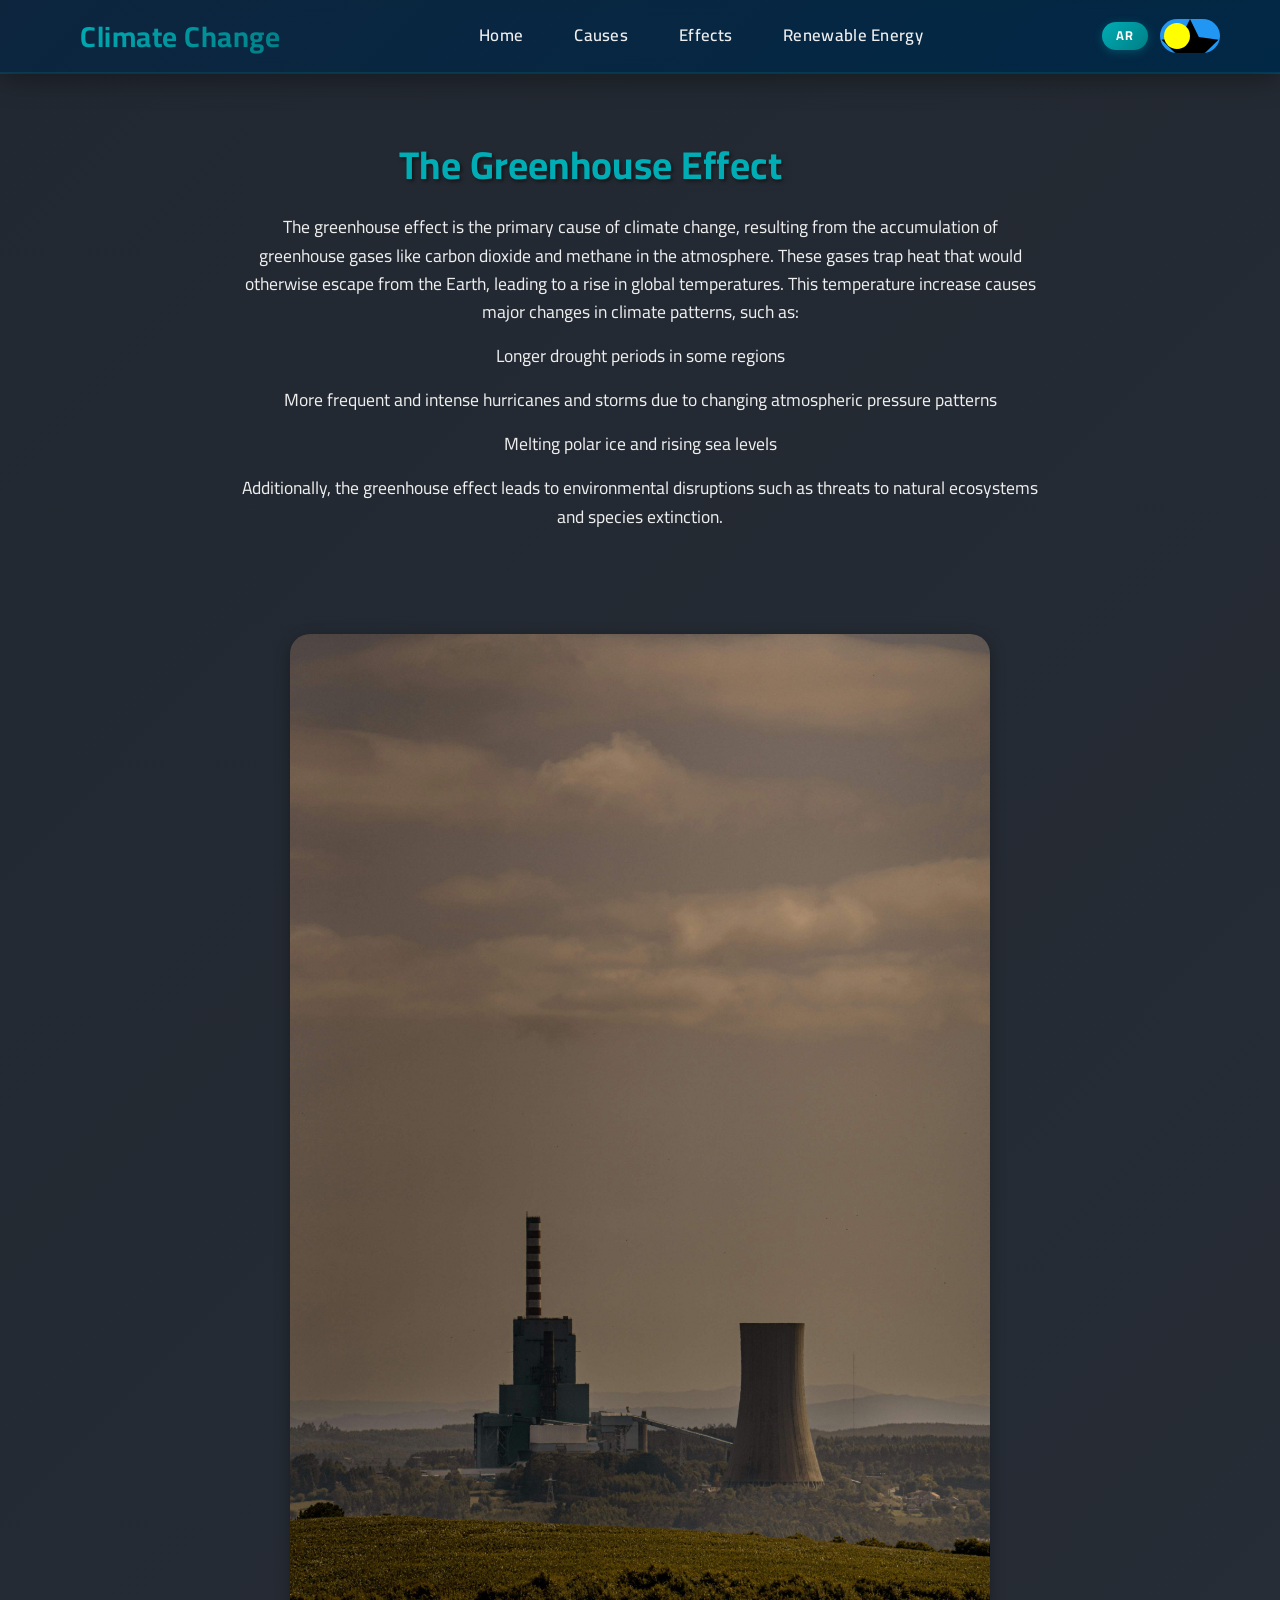
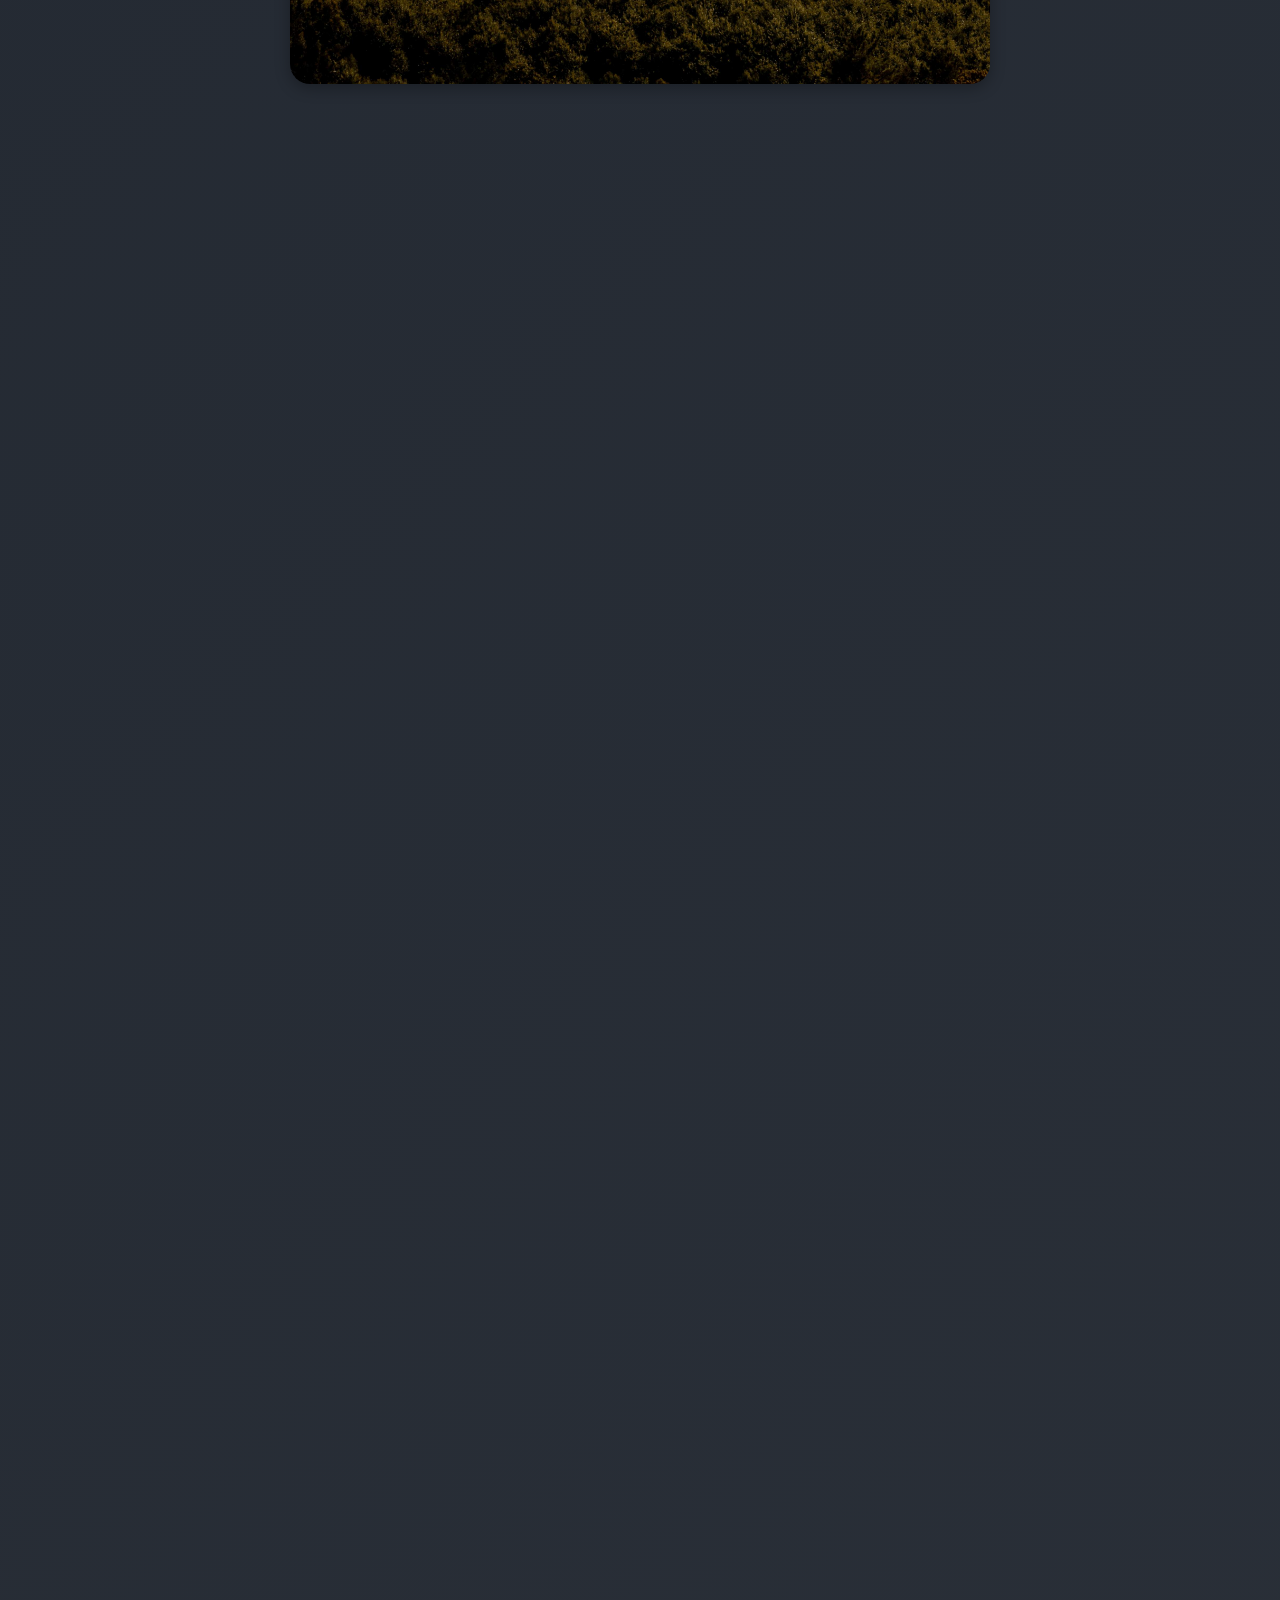
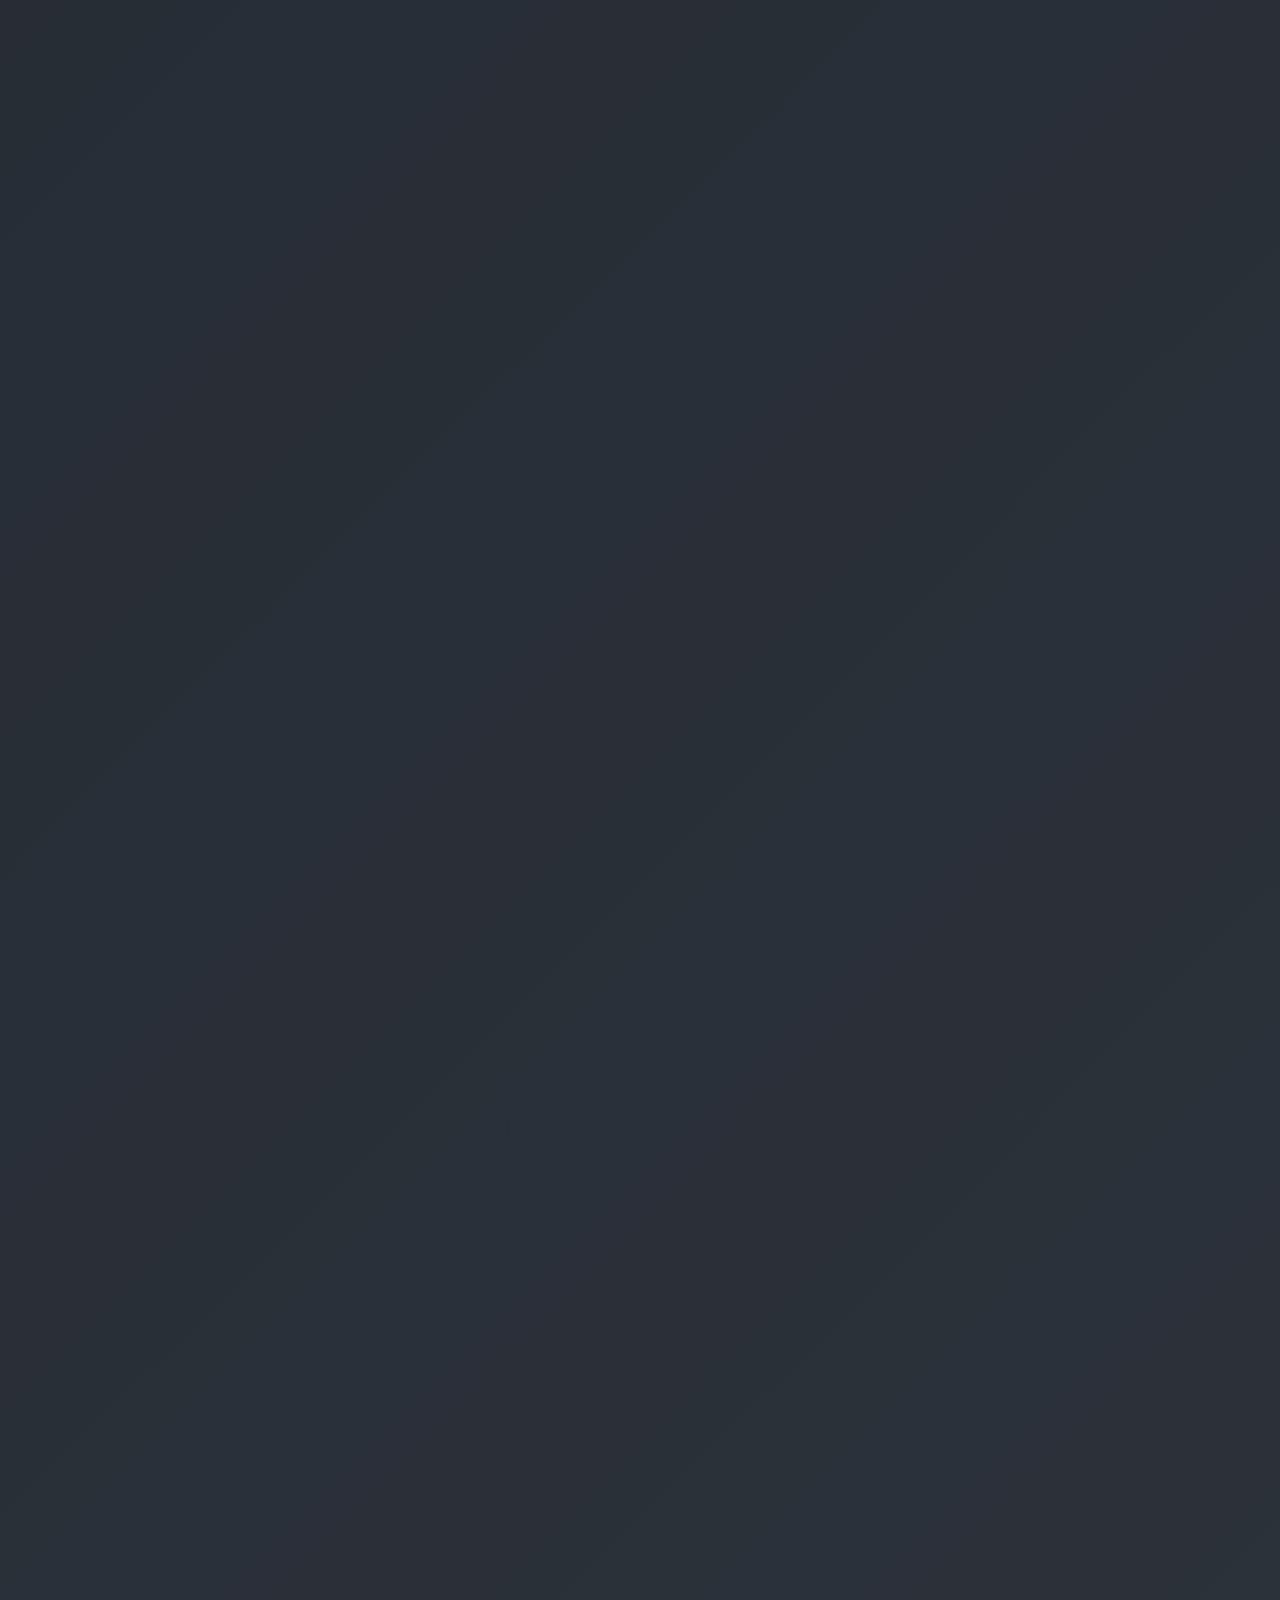
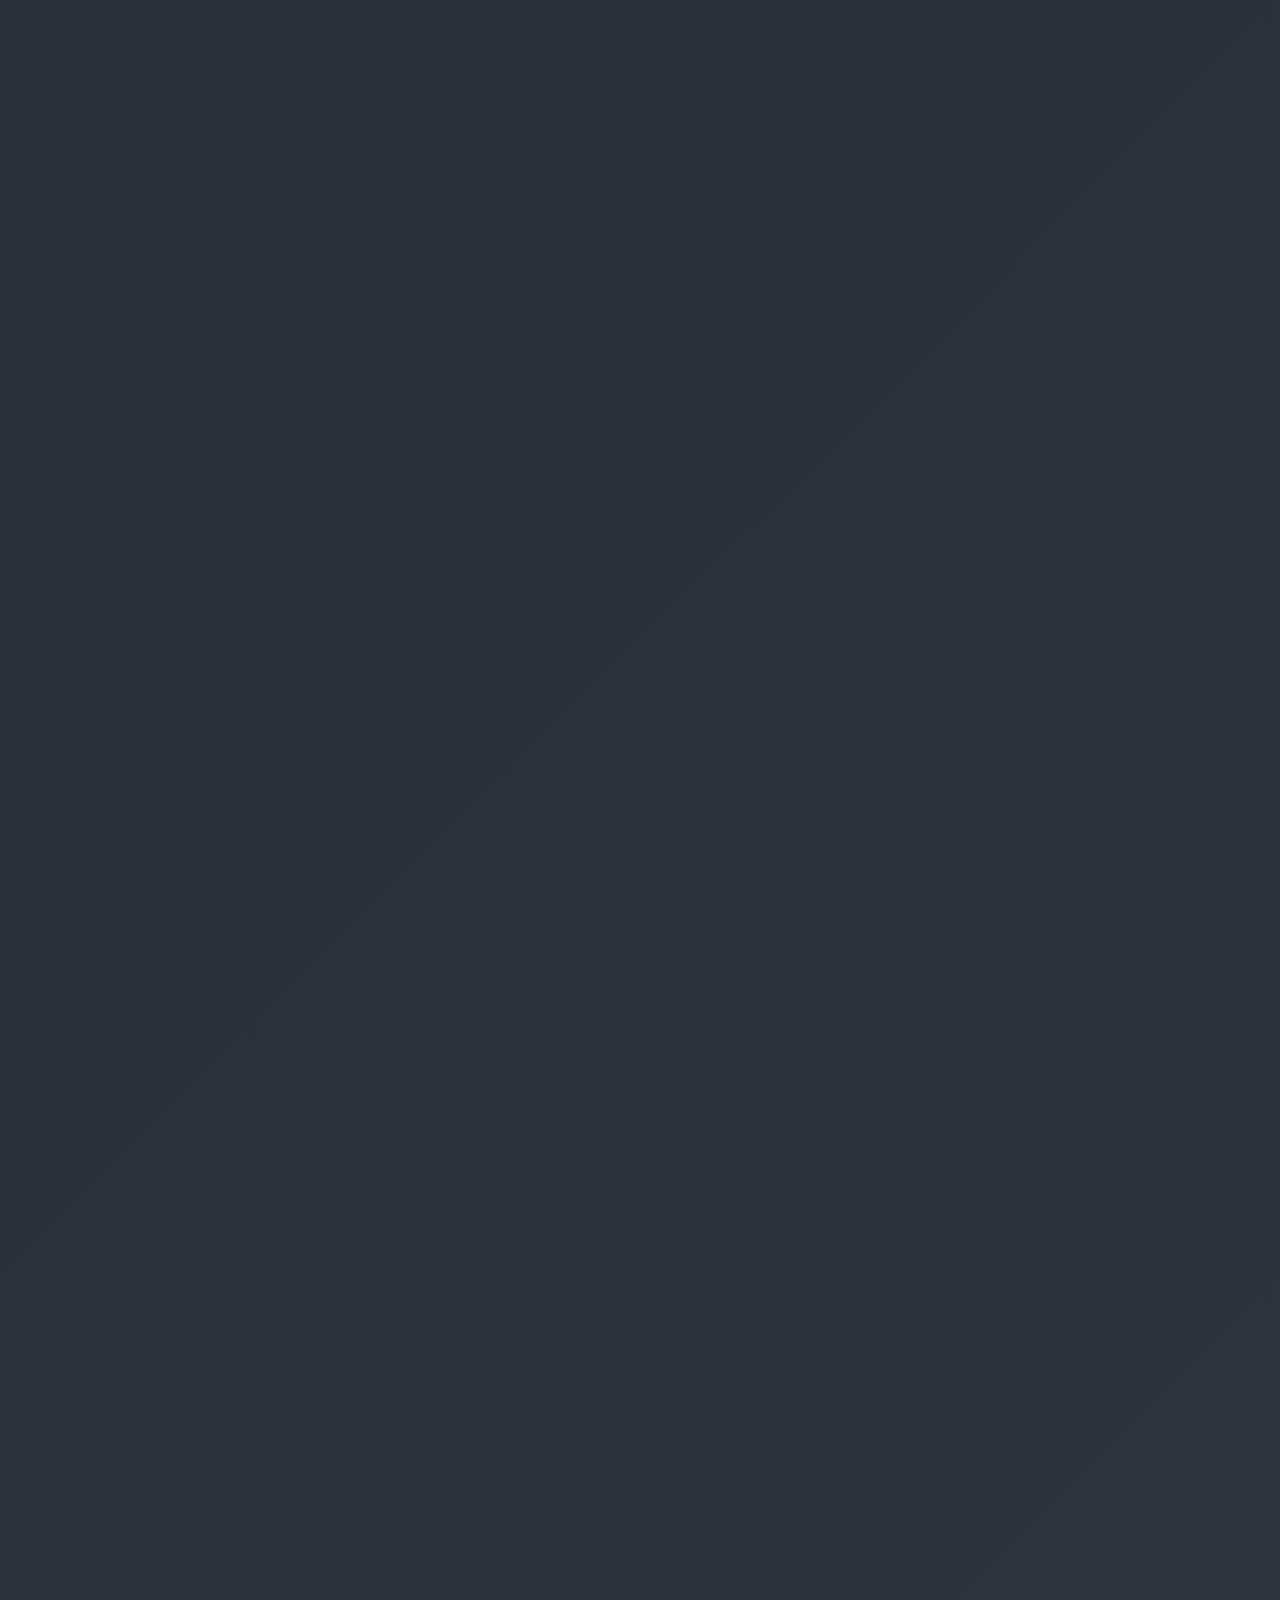
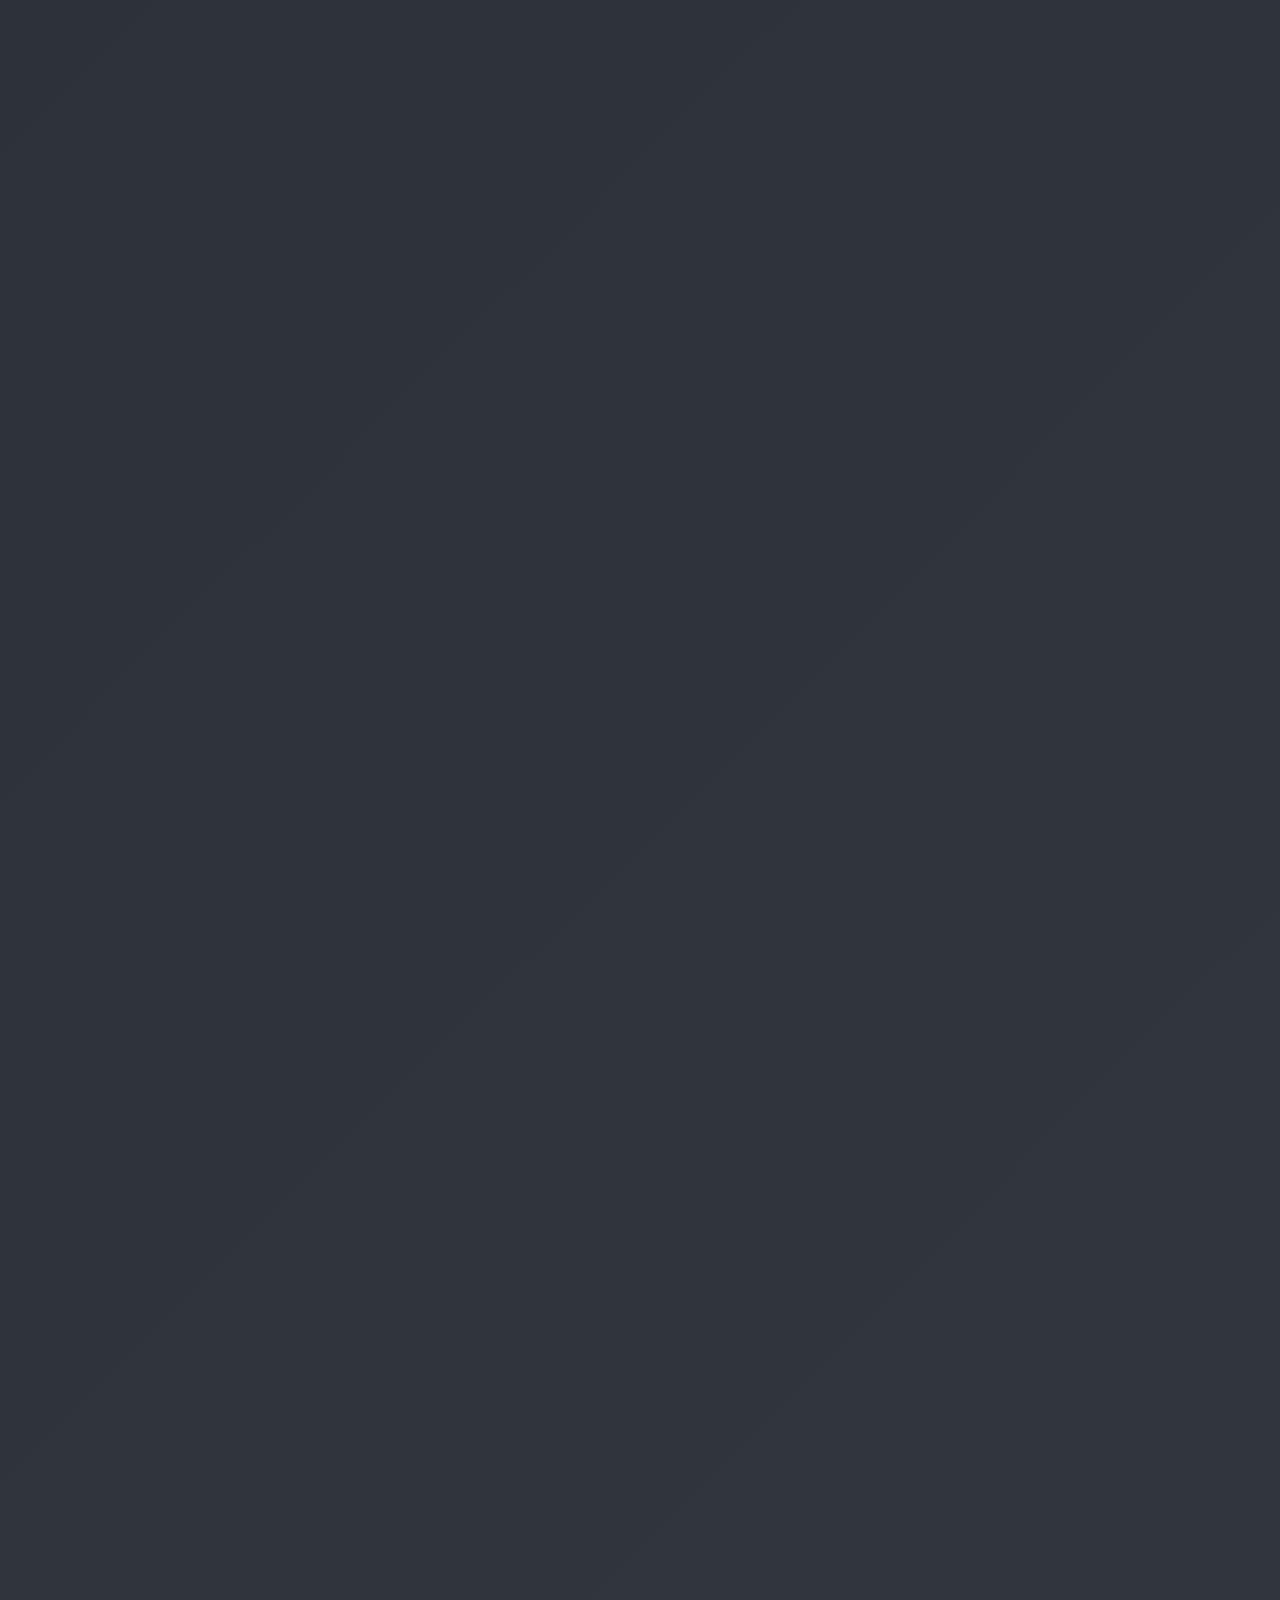
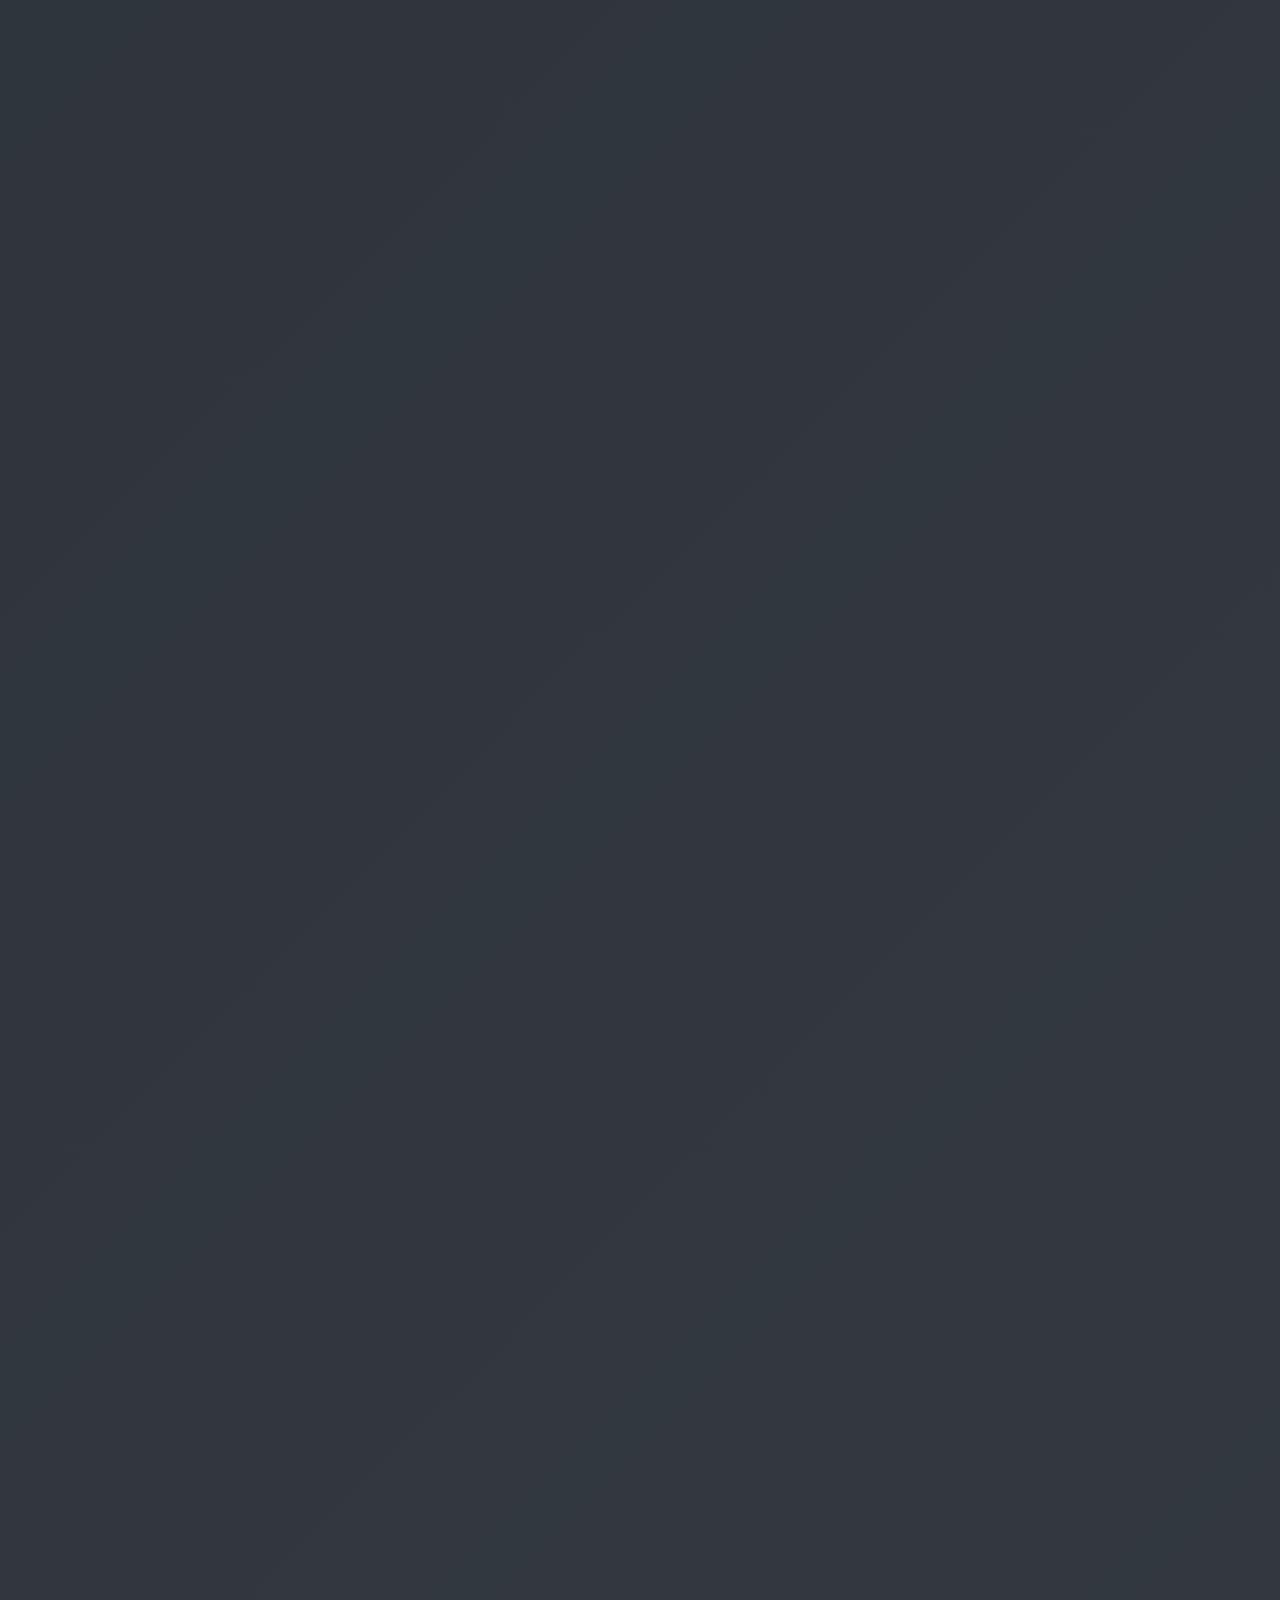
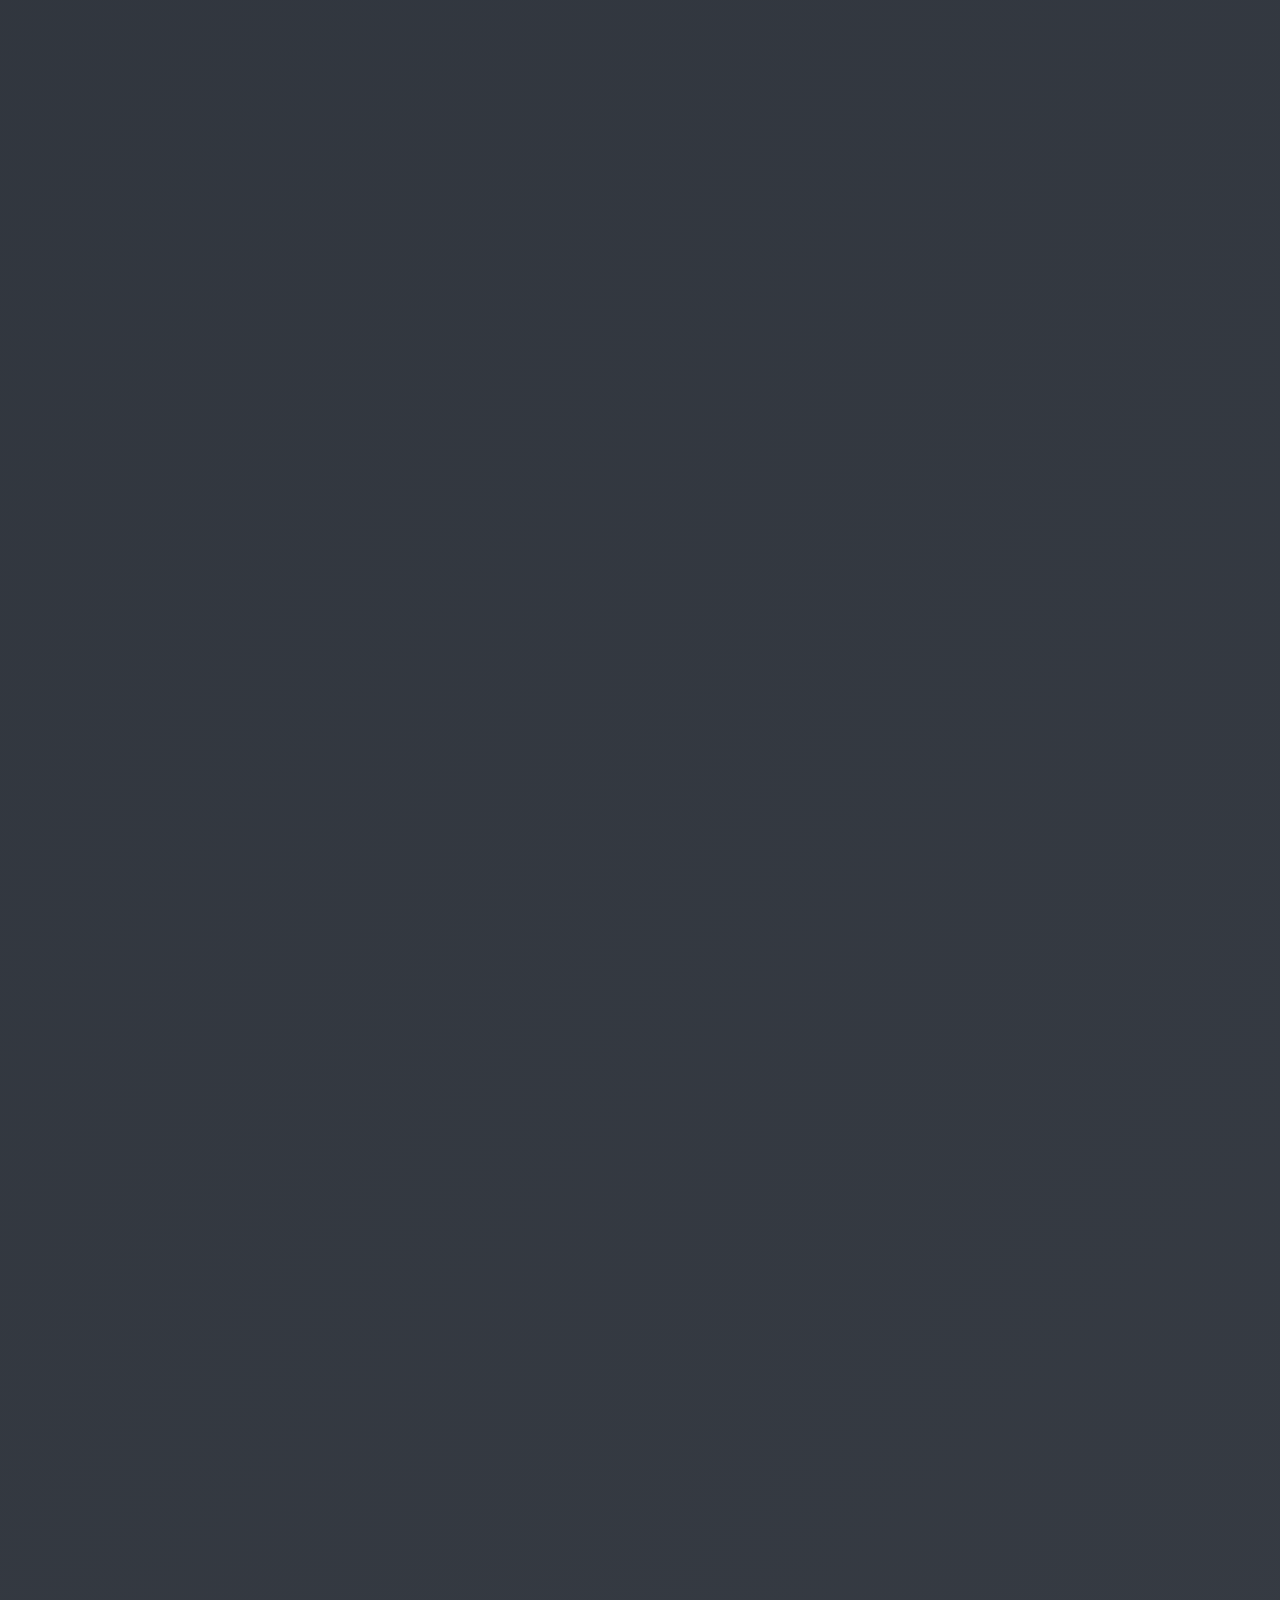
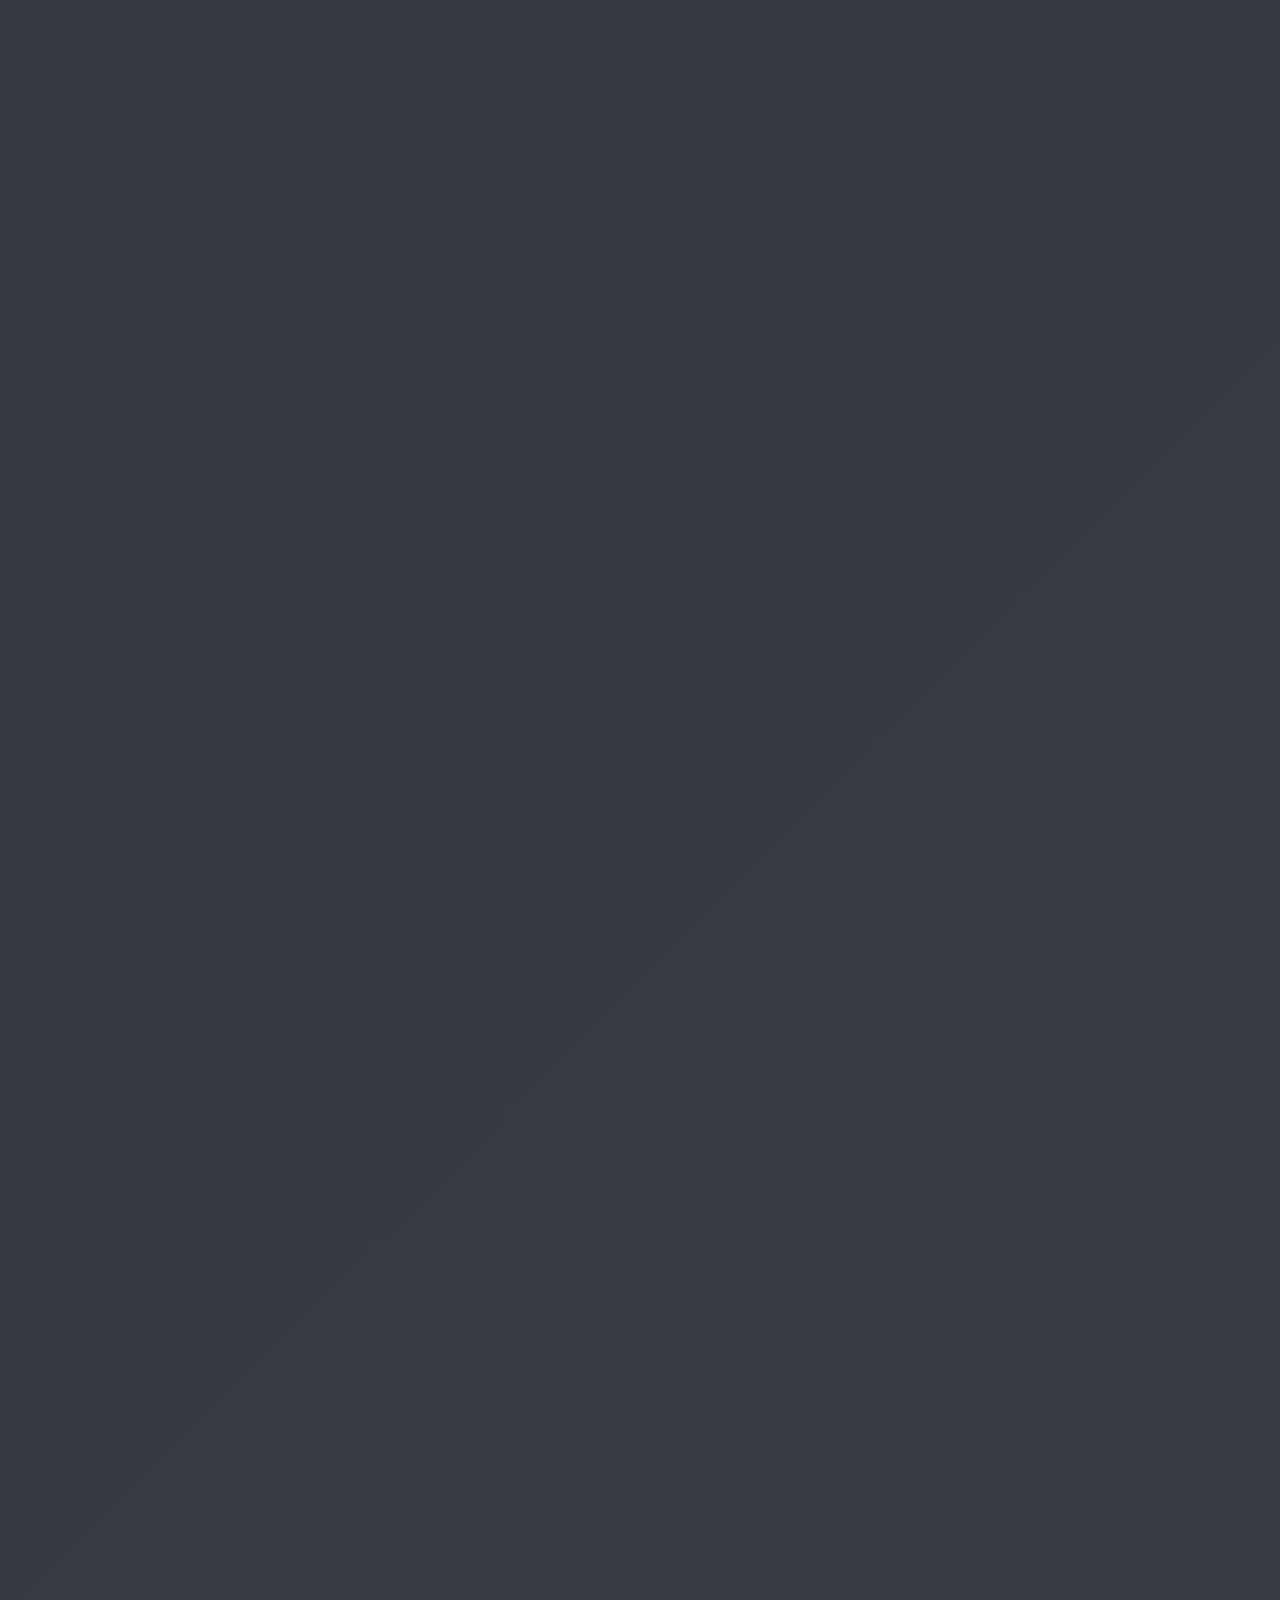
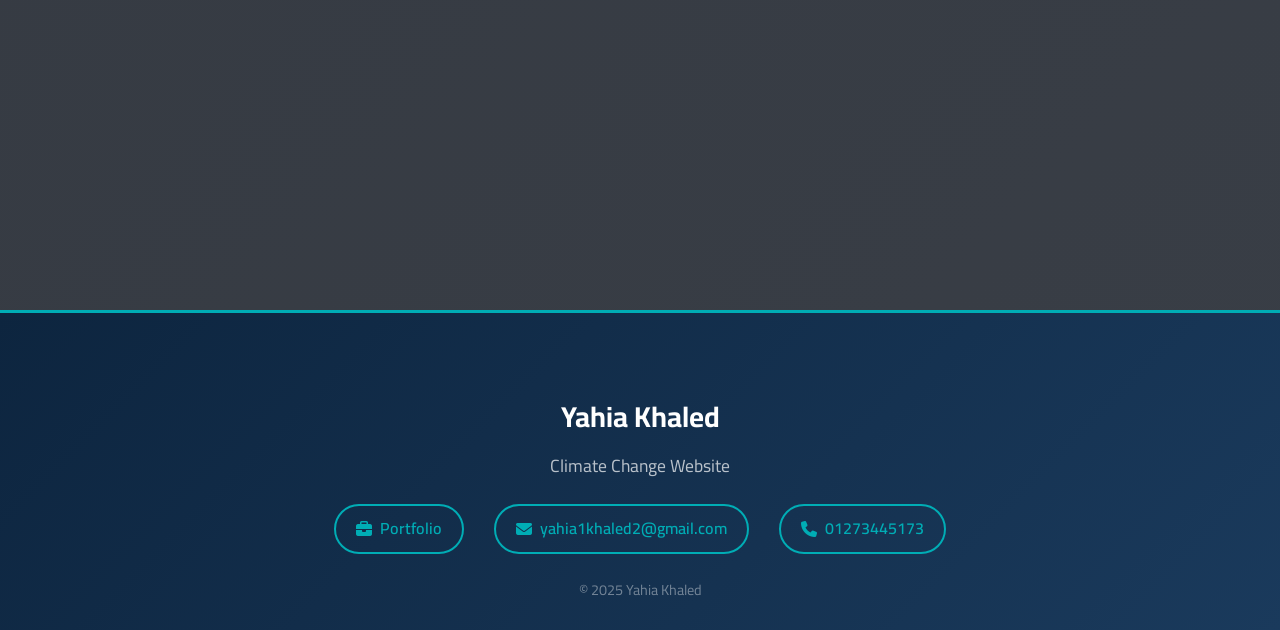
<file: causes.html>
<!DOCTYPE html>
<html lang="en" dir="ltr">

<head>
    <meta charset="UTF-8">
    <meta name="viewport" content="width=device-width, initial-scale=1.0">
    <title data-i18n="title_causes">Causes of Climate Change</title>
    <link rel="stylesheet" href="style.css">
    <link rel="stylesheet" href="https://cdnjs.cloudflare.com/ajax/libs/font-awesome/6.7.2/css/all.min.css"
        integrity="sha512-Evv84Mr4kqVGRNSgIGL/F/aIDqQb7xQ2vcrdIwxfjThSH8CSR7PBEakCr51Ck+w+/U6swU2Im1vVX0SVk9ABhg=="
        crossorigin="anonymous" referrerpolicy="no-referrer" />
</head>

<body>

    <nav class="navbar">
        <div class="container">
            <a href="#" class="logo" data-i18n="logo">Climate Change</a>
            <div class="nav-controls">
                <button class="lang-toggle" id="langToggle" title="Switch Language">AR</button>
                <label class="switch">
                    <input id="input" type="checkbox">
                    <div class="slider round">
                        <div class="sun-moon">
                            <svg id="moon-dot-1" class="moon-dot" viewBox="0 0 100 100">
                                <circle cx="50" cy="50" r="50" />
                            </svg>
                            <svg id="moon-dot-2" class="moon-dot" viewBox="0 0 100 100">
                                <circle cx="50" cy="50" r="50" />
                            </svg>
                            <svg id="moon-dot-3" class="moon-dot" viewBox="0 0 100 100">
                                <circle cx="50" cy="50" r="50" />
                            </svg>
                        </div>
                        <div class="stars">
                            <svg id="star-1" class="star" viewBox="0 0 20 20">
                                <path
                                    d="M10 15l-5.878 3.09 1.123-6.545-4.751-4.632 6.561-.955L10 0l2.945 5.959 6.561.955-4.751 4.632 1.123 6.545z" />
                            </svg>
                            <svg id="star-2" class="star" viewBox="0 0 20 20">
                                <path
                                    d="M10 15l-5.878 3.09 1.123-6.545-4.751-4.632 6.561-.955L10 0l2.945 5.959 6.561.955-4.751 4.632 1.123 6.545z" />
                            </svg>
                            <svg id="star-3" class="star" viewBox="0 0 20 20">
                                <path
                                    d="M10 15l-5.878 3.09 1.123-6.545-4.751-4.632 6.561-.955L10 0l2.945 5.959 6.561.955-4.751 4.632 1.123 6.545z" />
                            </svg>
                            <svg id="star-4" class="star" viewBox="0 0 20 20">
                                <path
                                    d="M10 15l-5.878 3.09 1.123-6.545-4.751-4.632 6.561-.955L10 0l2.945 5.959 6.561.955-4.751 4.632 1.123 6.545z" />
                            </svg>
                        </div>
                    </div>
                </label>
                <button class="menu-toggle" aria-label="Toggle navigation">
                    ☰
                </button>
            </div>

            <ul class="nav-links">
                <li><a href="index.html" data-i18n="nav_home">Home</a></li>
                <li><a href="causes.html" data-i18n="nav_causes">Causes</a></li>
                <li><a href="effects.html" data-i18n="nav_effects">Effects</a></li>
                <li><a href="renewable-energy.html" data-i18n="nav_renewable">Renewable Energy</a></li>

            </ul>
        </div>
    </nav>
    <br>
    <h1 data-i18n="h1_causes_1">The Greenhouse Effect</h1>
    <p data-i18n="p_causes_1a">The greenhouse effect is the primary cause of climate change, resulting from the accumulation of greenhouse gases like carbon dioxide and methane in the atmosphere. These gases trap heat that would otherwise escape from the Earth, leading to a rise in global temperatures. This temperature increase causes major changes in climate patterns, such as:</p>
    <p data-i18n="p_causes_1b">Longer drought periods in some regions</p>
    <p data-i18n="p_causes_1c">More frequent and intense hurricanes and storms due to changing atmospheric pressure patterns</p>
    <p data-i18n="p_causes_1d">Melting polar ice and rising sea levels</p>
    <p data-i18n="p_causes_1e">Additionally, the greenhouse effect leads to environmental disruptions such as threats to natural ecosystems and species extinction.</p>
    <br>
    <br>
    <img src="صور/تغير 1.jpg" alt="">
    <br>
    <br>
    <br>
    <h1 data-i18n="h1_causes_2">Burning Fossil Fuels</h1>
    <p data-i18n="p_causes_2a">Fossil fuels like coal, oil, and natural gas are the primary source of carbon emissions. They are used in various sectors including electricity generation, transportation, and heavy industry. Burning fossil fuels results in:</p>
    <p data-i18n="p_causes_2b">Large-scale release of carbon dioxide, a major greenhouse gas</p>
    <p data-i18n="p_causes_2c">Release of other pollutants like sulfur dioxide and fine particles that affect air quality</p>
    <p data-i18n="p_causes_2d">Negative impacts on human health due to air pollution</p>
    <p data-i18n="p_causes_2e">Fossil fuel extraction and transport also contribute to methane emissions during mining and drilling operations.</p>
    <br>
    <br>
    <img src="صور/تغير 2.jpg" alt="">
    <br>
    <br>
    <br>

    <h1 data-i18n="h1_causes_3">Deforestation</h1>
    <p data-i18n="p_causes_3a">Forests are one of the most important natural systems for storing carbon and absorbing carbon dioxide from the atmosphere. However, deforestation causes:</p>
    <p data-i18n="p_causes_3b">Release of carbon stored in trees and soil into the atmosphere</p>
    <p data-i18n="p_causes_3c">Reduced capacity of the Earth to absorb carbon dioxide</p>
    <p data-i18n="p_causes_3d">Loss of natural habitats for many organisms, leading to biodiversity degradation</p>
    <p data-i18n="p_causes_3e">Deforestation is often carried out to expand agricultural land or build new cities, worsening desertification and increasing flood risks.</p>
    <br>
    <br>
    <img src="صور/تغير 3.jpg" alt="">
    <br>
    <br>
    <br>

    <h1 data-i18n="h1_causes_4">Industrial Agriculture</h1>
    <p data-i18n="p_causes_4a">Industrial agriculture heavily relies on chemical fertilizers and heavy machinery, leading to:</p>
    <p data-i18n="p_causes_4b">Emission of greenhouse gases like nitrous oxide and methane, especially from livestock farming</p>
    <p data-i18n="p_causes_4c">Soil degradation from excessive use of fertilizers and pesticides</p>
    <p data-i18n="p_causes_4d">Clearing forests for farmland, increasing carbon emissions</p>
    <p data-i18n="p_causes_4e">Industrial agriculture also consumes large amounts of water and energy, straining natural resources.</p>
    <br>
    <br>
    <img src="صور/تغير 4.jpg" alt="">
    <br>
    <br>
    <br>

    <h1 data-i18n="h1_causes_5">Waste Management</h1>
    <p data-i18n="p_causes_5a">Waste, especially organic waste, is a major source of methane emissions as it decomposes in landfills. Additionally:</p>
    <p data-i18n="p_causes_5b">Improper waste incineration releases harmful pollutants like dioxins</p>
    <p data-i18n="p_causes_5c">Lack of recycling increases the depletion of natural resources</p>
    <p data-i18n="p_causes_5d">Promoting recycling and waste-to-energy conversion can help reduce emissions and improve resource management.</p>
    <br>
    <br>
    <img src="صور/تغير5.jpg" alt="">
    <br>
    <br>
    <br>

    <h1 data-i18n="h1_causes_6">Transportation</h1>
    <p data-i18n="p_causes_6a">The transportation sector heavily depends on fossil fuels, making it one of the largest sources of carbon emissions. Negative impacts include:</p>
    <p data-i18n="p_causes_6b">Large-scale release of carbon dioxide from cars and aircraft</p>
    <p data-i18n="p_causes_6c">Transitioning to sustainable public transport and using electric vehicles can reduce the environmental impact of transportation.</p>
    <br>
    <br>
    <img src="صور/تغير6.jpg" alt="">
    <br>
    <br>
    <br>

    <h1 data-i18n="h1_causes_7">Industry &amp; Construction</h1>
    <p data-i18n="p_causes_7a">Heavy industry and construction significantly contribute to climate change due to:</p>
    <p data-i18n="p_causes_7b">Carbon dioxide emissions from cement and steel production</p>
    <p data-i18n="p_causes_7c">Large energy consumption, often from non-renewable sources</p>
    <p data-i18n="p_causes_7d">Using sustainable building techniques and improving energy efficiency can reduce emissions.</p>
    <br>
    <br>
    <img src="صور/تغير7.jpg" alt="">
    <br>
    <br>
    <br>

    <h1 data-i18n="h1_causes_8">Melting Polar Ice</h1>
    <p data-i18n="p_causes_8a">Melting ice causes rising sea levels, threatening coastal areas and increasing flood risks. Melting ice also:</p>
    <p data-i18n="p_causes_8b">Releases large amounts of methane trapped beneath the ice</p>
    <p data-i18n="p_causes_8c">Alters habitats of polar animals such as polar bears and seals.</p>
    <br>
    <br>
    <img src="صور/تغير8.jpg" alt="">
    <br>
    <br>
    <br>

    <h1 data-i18n="h1_causes_9">Urbanization</h1>
    <h2 data-i18n="h2_causes_9">Urbanization leads to:</h2>
    <p data-i18n="p_causes_9a">Consumption of large areas of natural land</p>
    <p data-i18n="p_causes_9b">Increased emissions from energy and resource use</p>
    <p data-i18n="p_causes_9c">Destruction of natural habitats for living organisms</p>
    <p data-i18n="p_causes_9d">Sustainable urban planning can help reduce the environmental impact of urbanization.</p>
    <br>
    <br>
    <img src="صور/تغير9.jpg" alt="">
    <br>
    <br>
    <br>

    <h1 data-i18n="h1_causes_10">Other Human Activities</h1>
    <p data-i18n="p_causes_10a">Human activities like mining and overfishing cause ecosystem destruction and increased emissions. For example:</p>
    <p data-i18n="p_causes_10b">Mining releases gases like methane and destroys natural lands</p>
    <p data-i18n="p_causes_10c">Overfishing affects ecological balance and threatens food security.</p>
    <br>
    <br>
    <img src="صور/تغير10.jpg" alt="">
    <br>
    <br>


    <footer>
        <div class="container">
            <h2 data-i18n="footer_name">Yahia Khaled</h2>
            <p data-i18n="footer_desc">Climate Change Website</p>
            <div class="footer-links">
                <a href="https://portfolio-nercwjbyk-iiyahias-projects.vercel.app/" target="_blank"><i class="fas fa-briefcase"></i> <span data-i18n="footer_portfolio">Portfolio</span></a>
                <a href="mailto:yahia1khaled2@gmail.com"><i class="fas fa-envelope"></i> yahia1khaled2@gmail.com</a>
                <a href="tel:01273445173"><i class="fas fa-phone"></i> 01273445173</a>
            </div>
            <p class="footer-copy">&copy; 2025 Yahia Khaled</p>
        </div>
    </footer>

    <button id="backToTop" title="Go to top">⬆</button>
    <script src="translations.js"></script>
    <script src="script.js" defer></script>
</body>

</html>
</file>
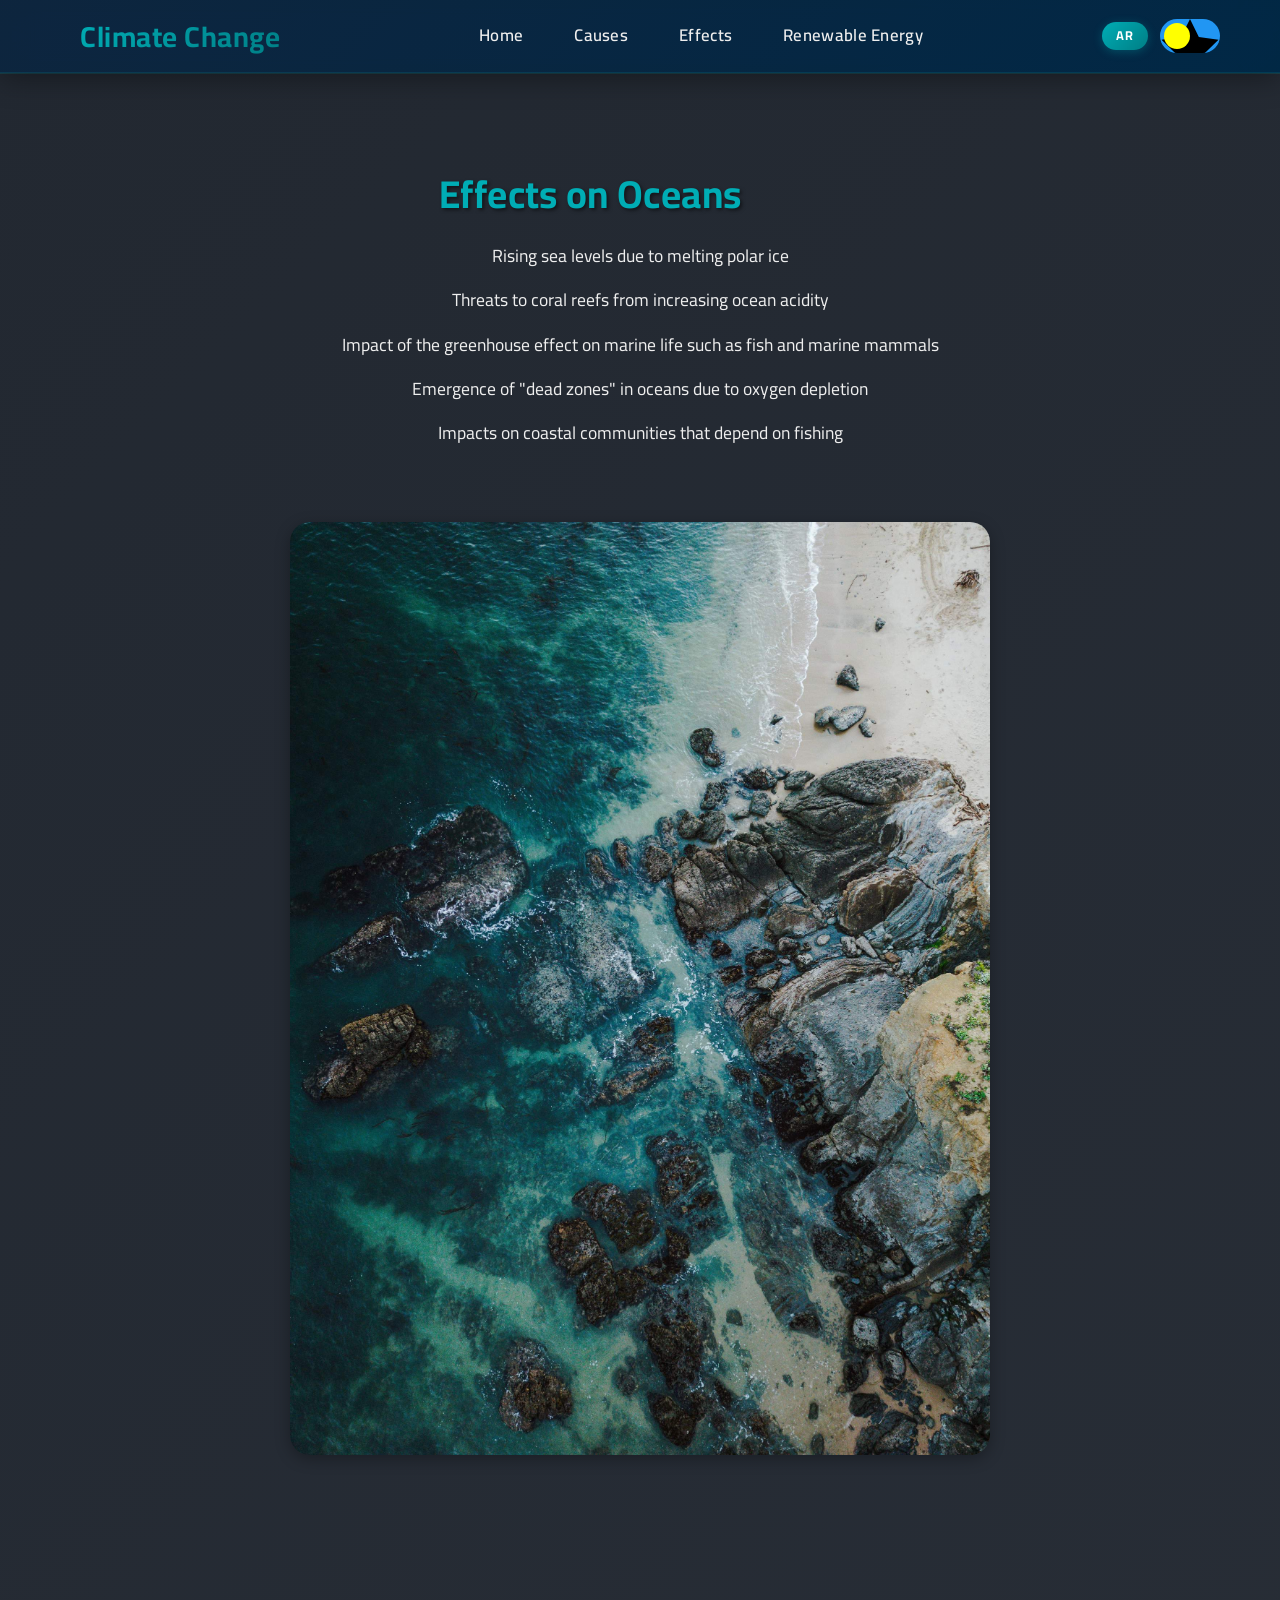
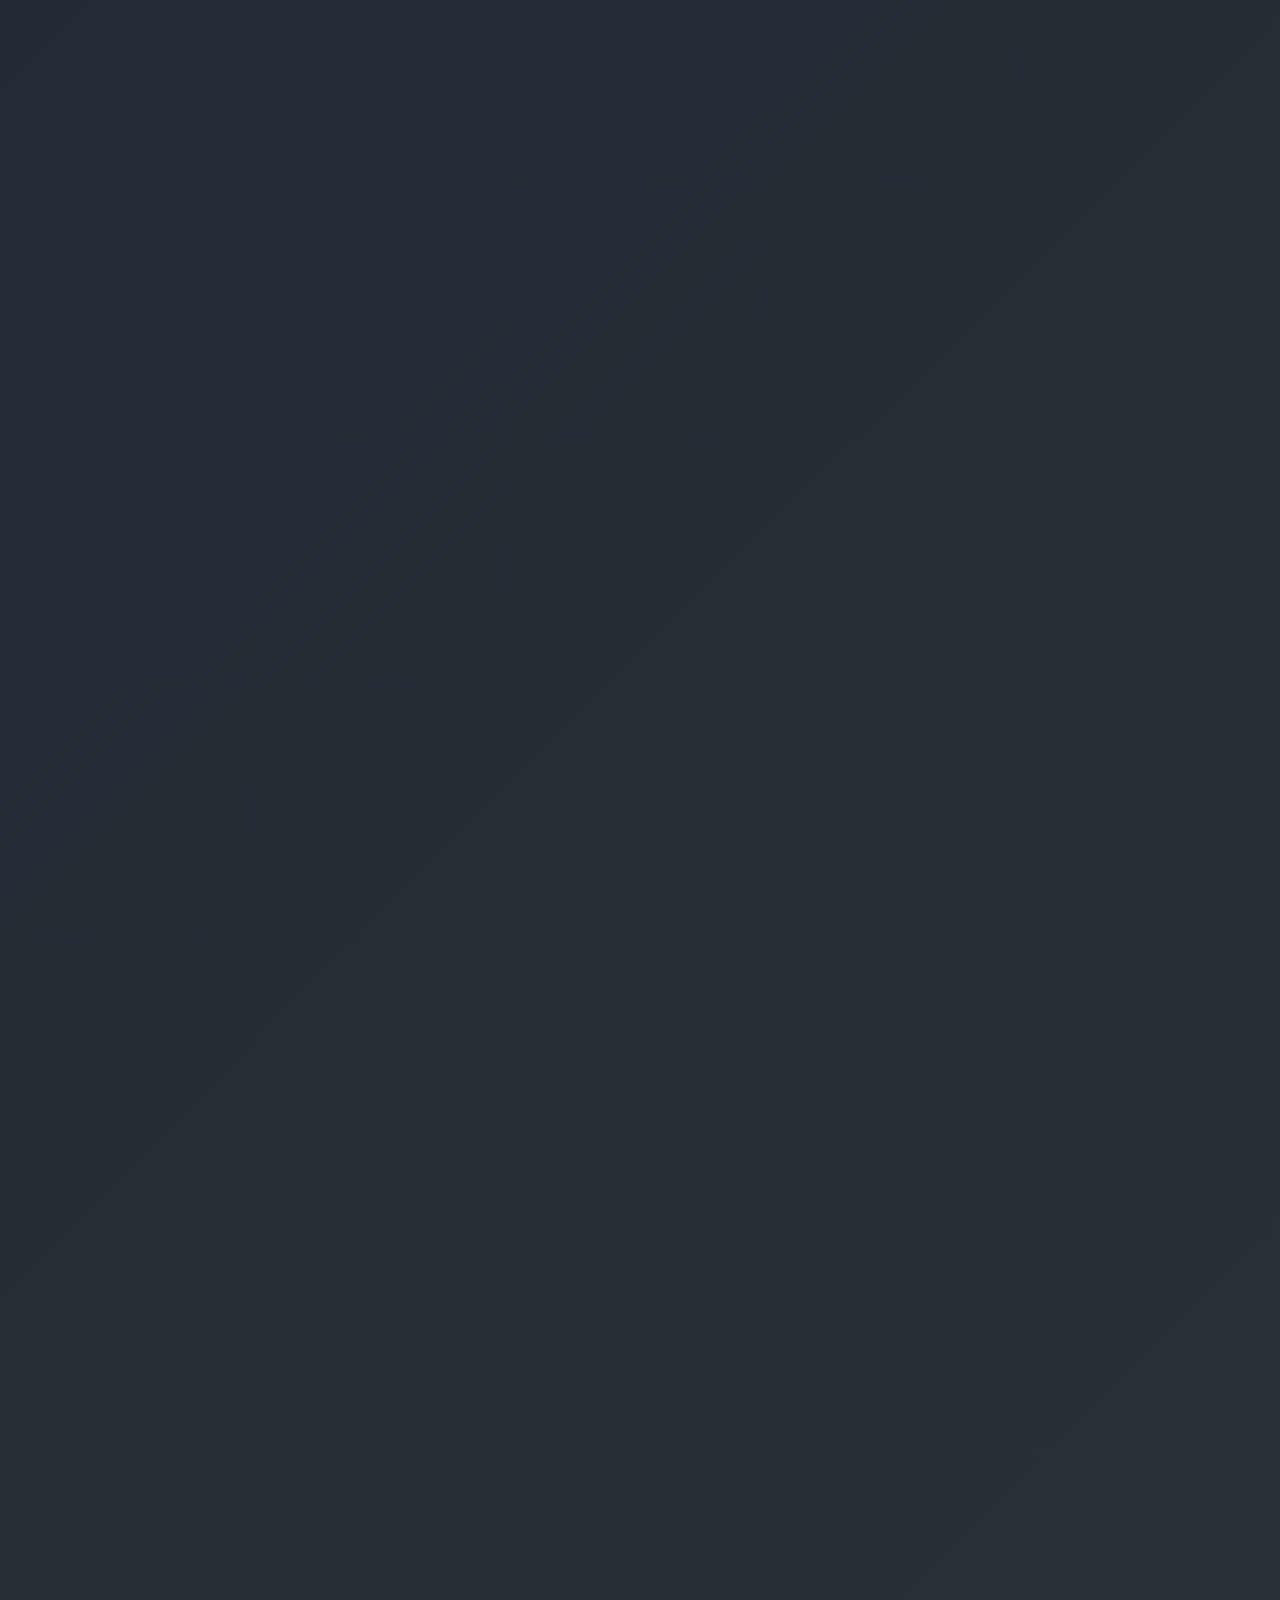
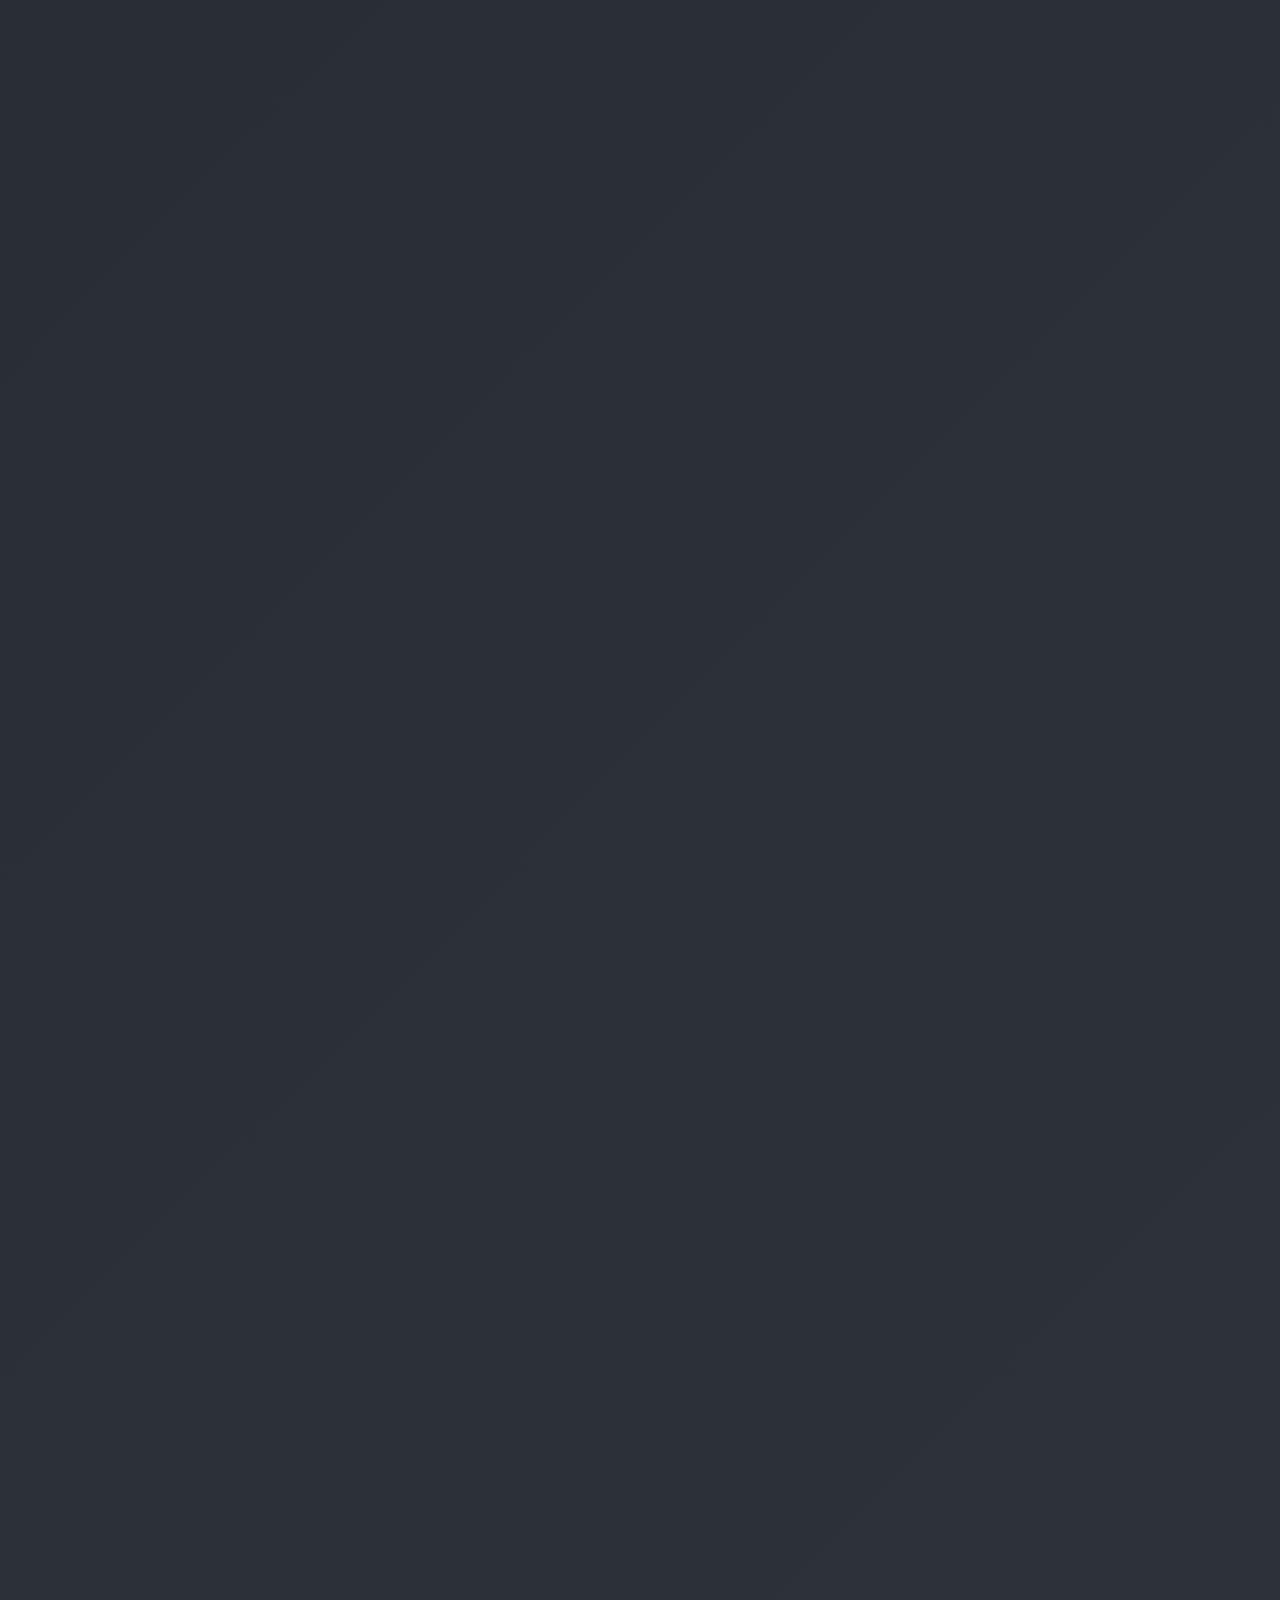
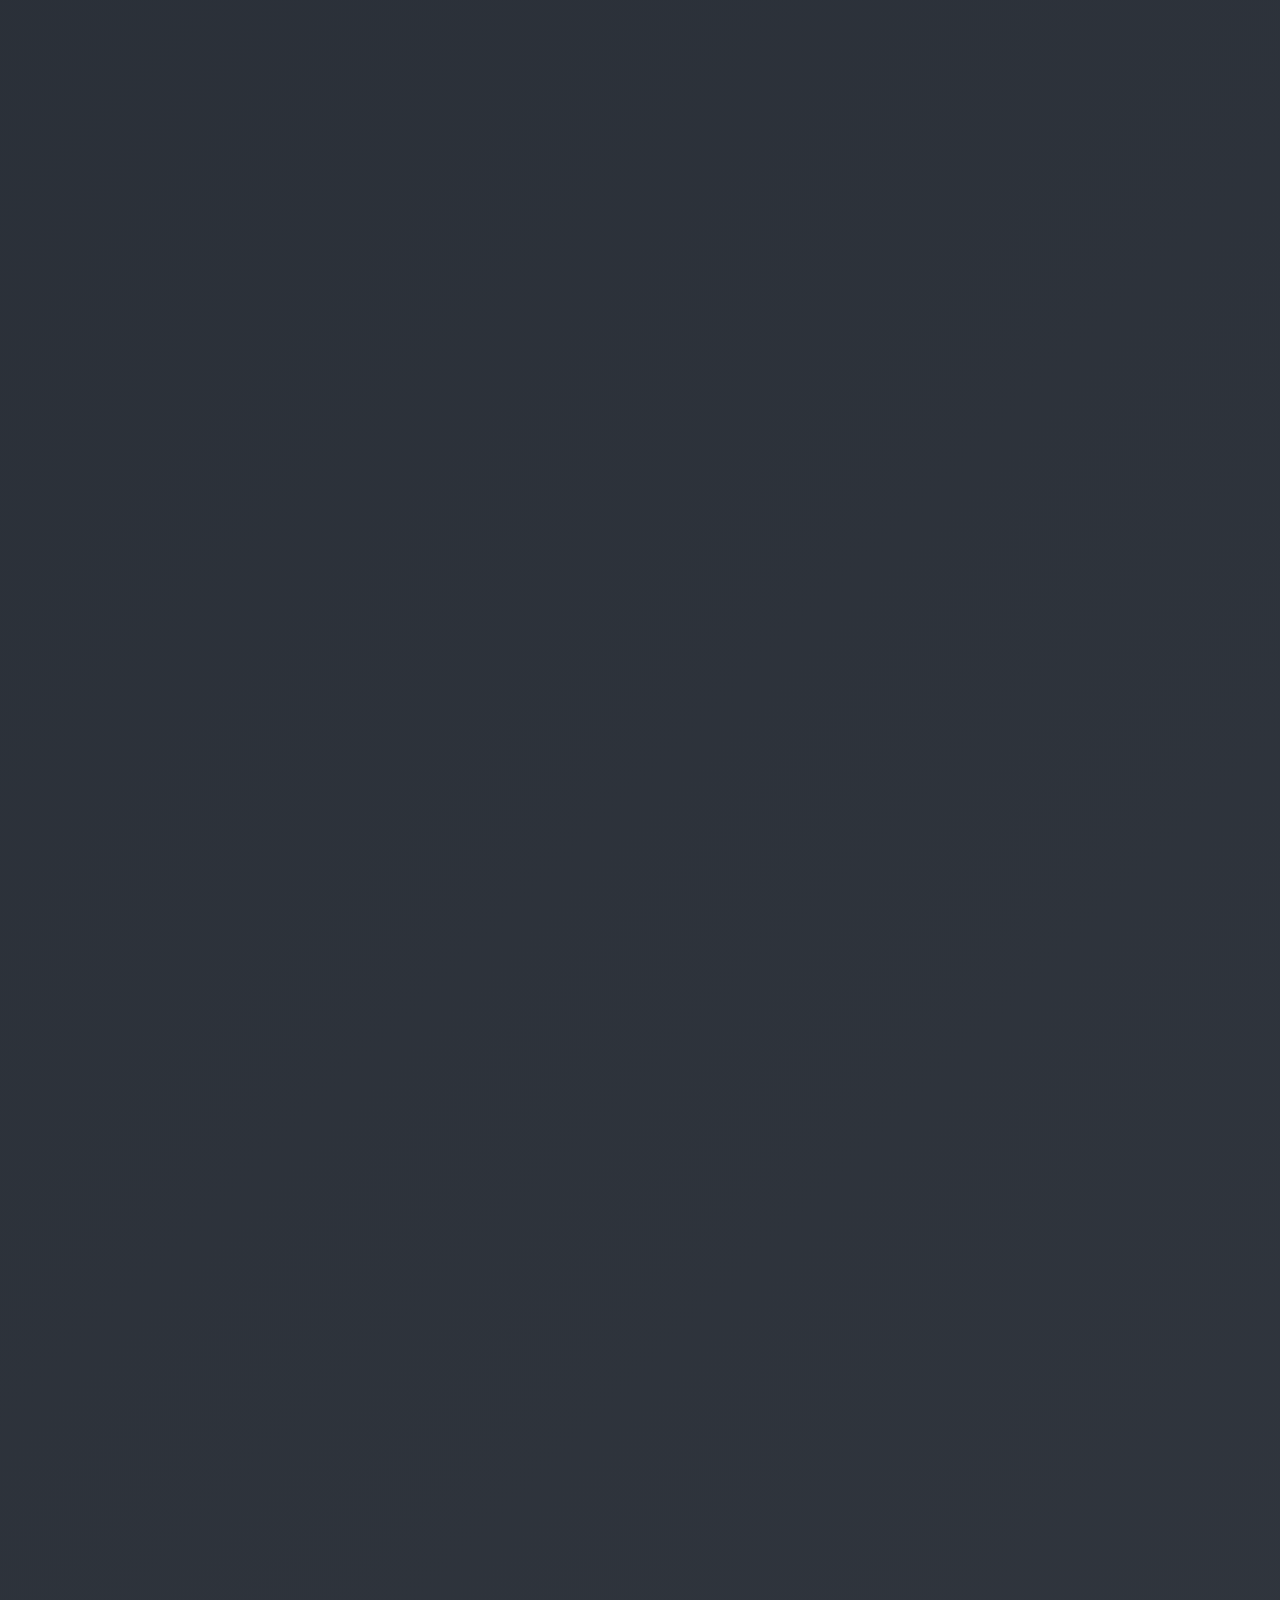
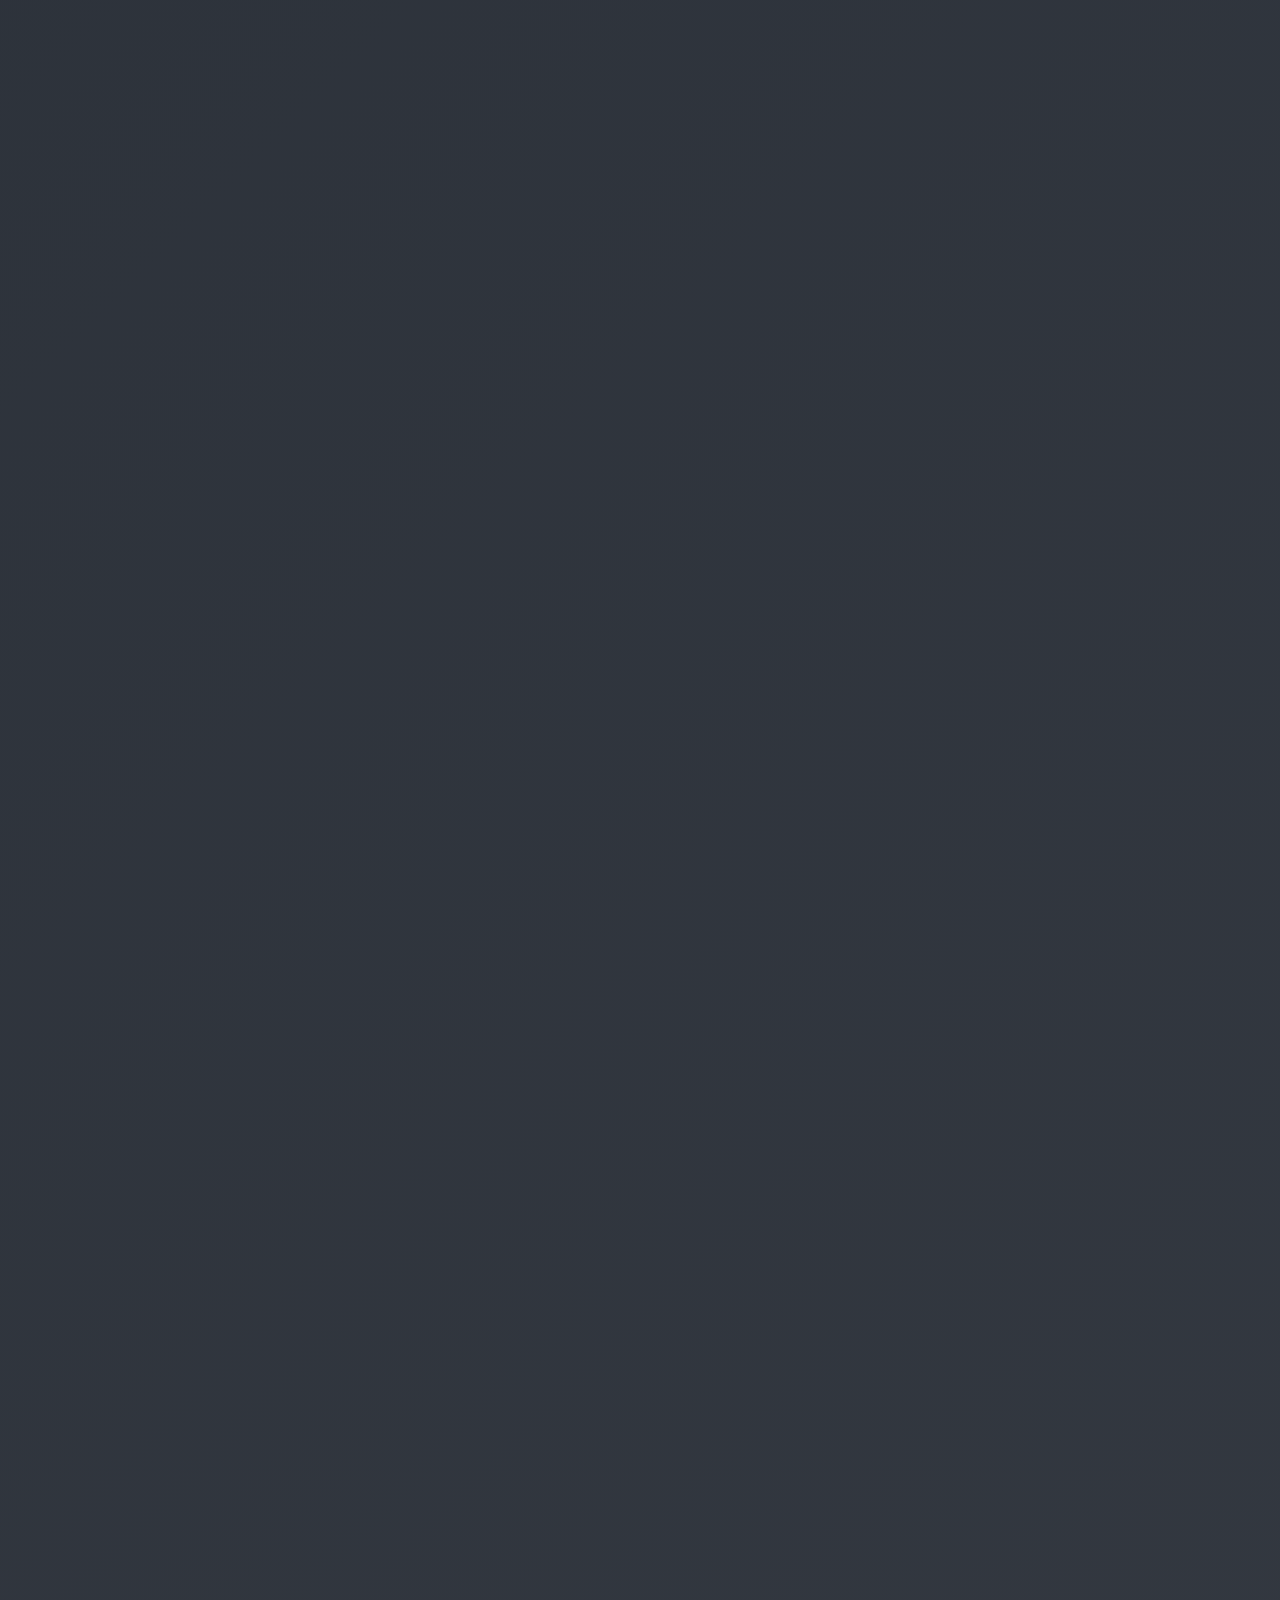
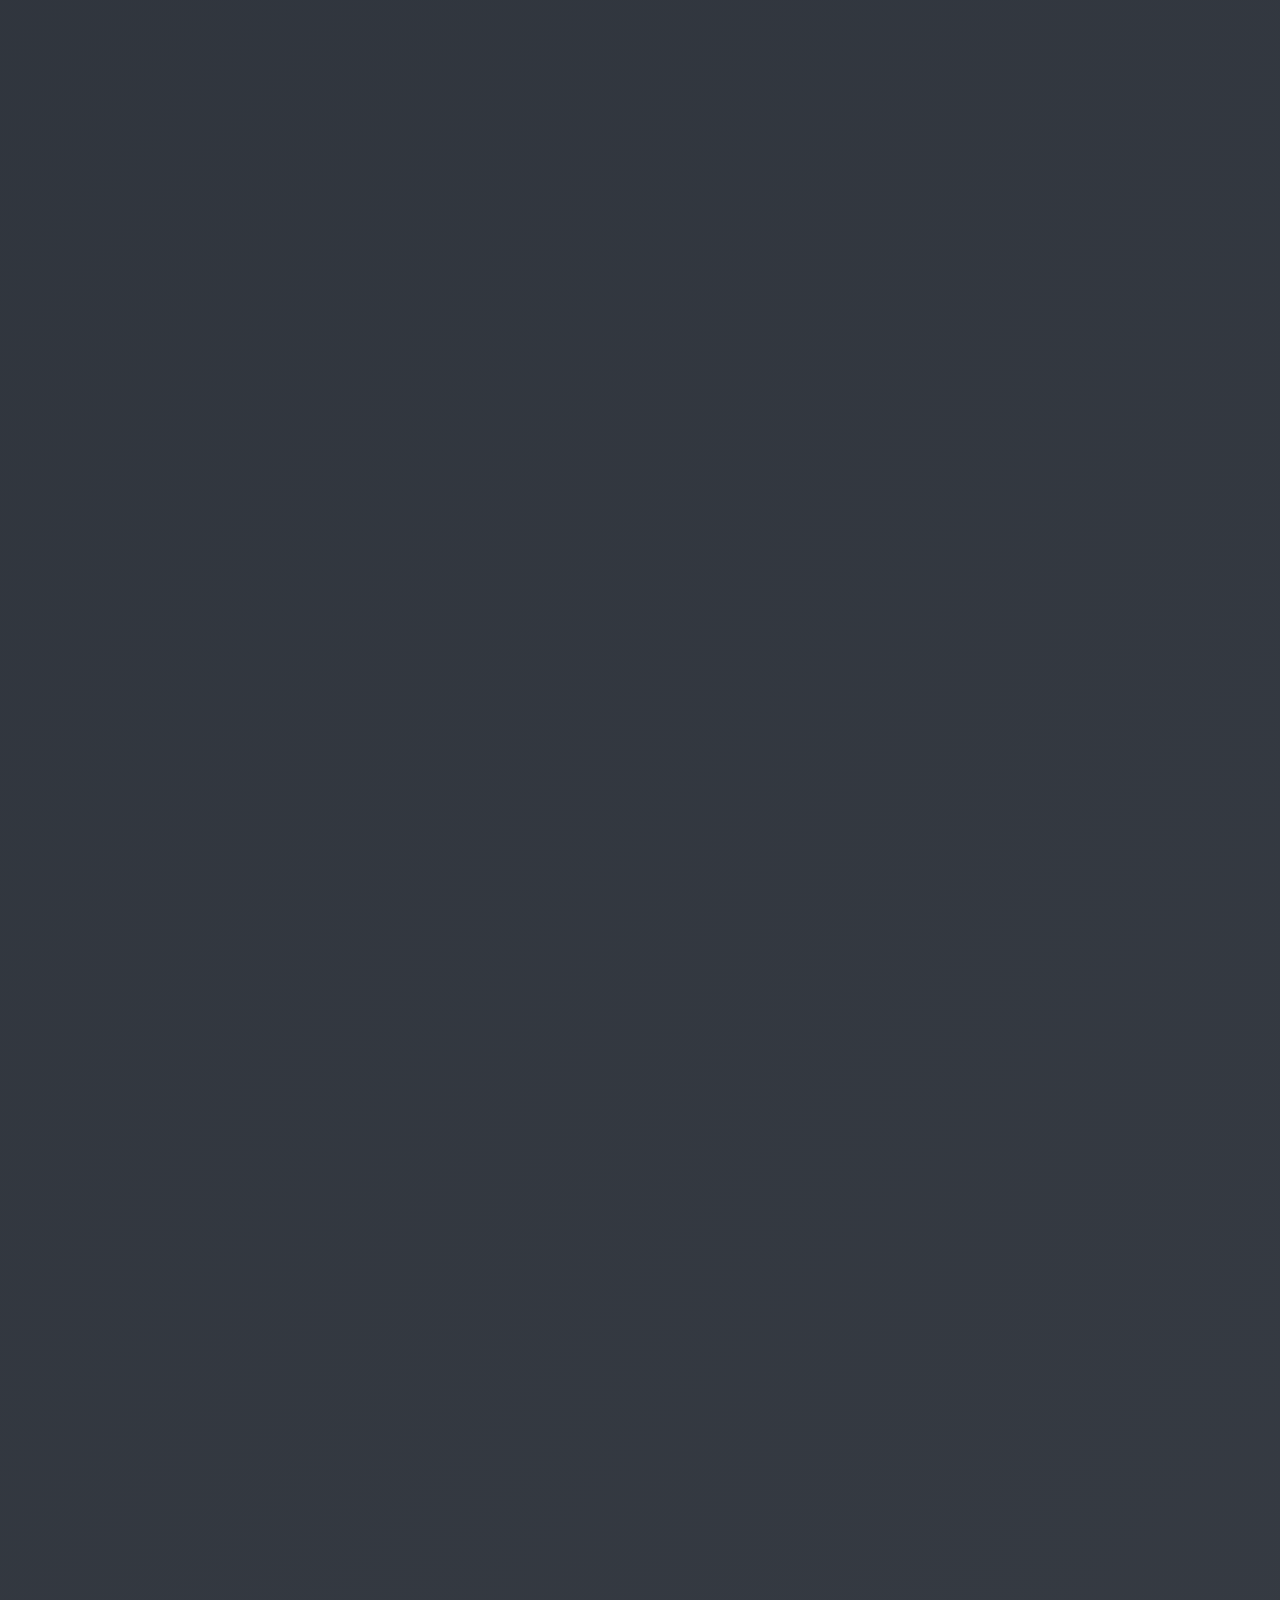
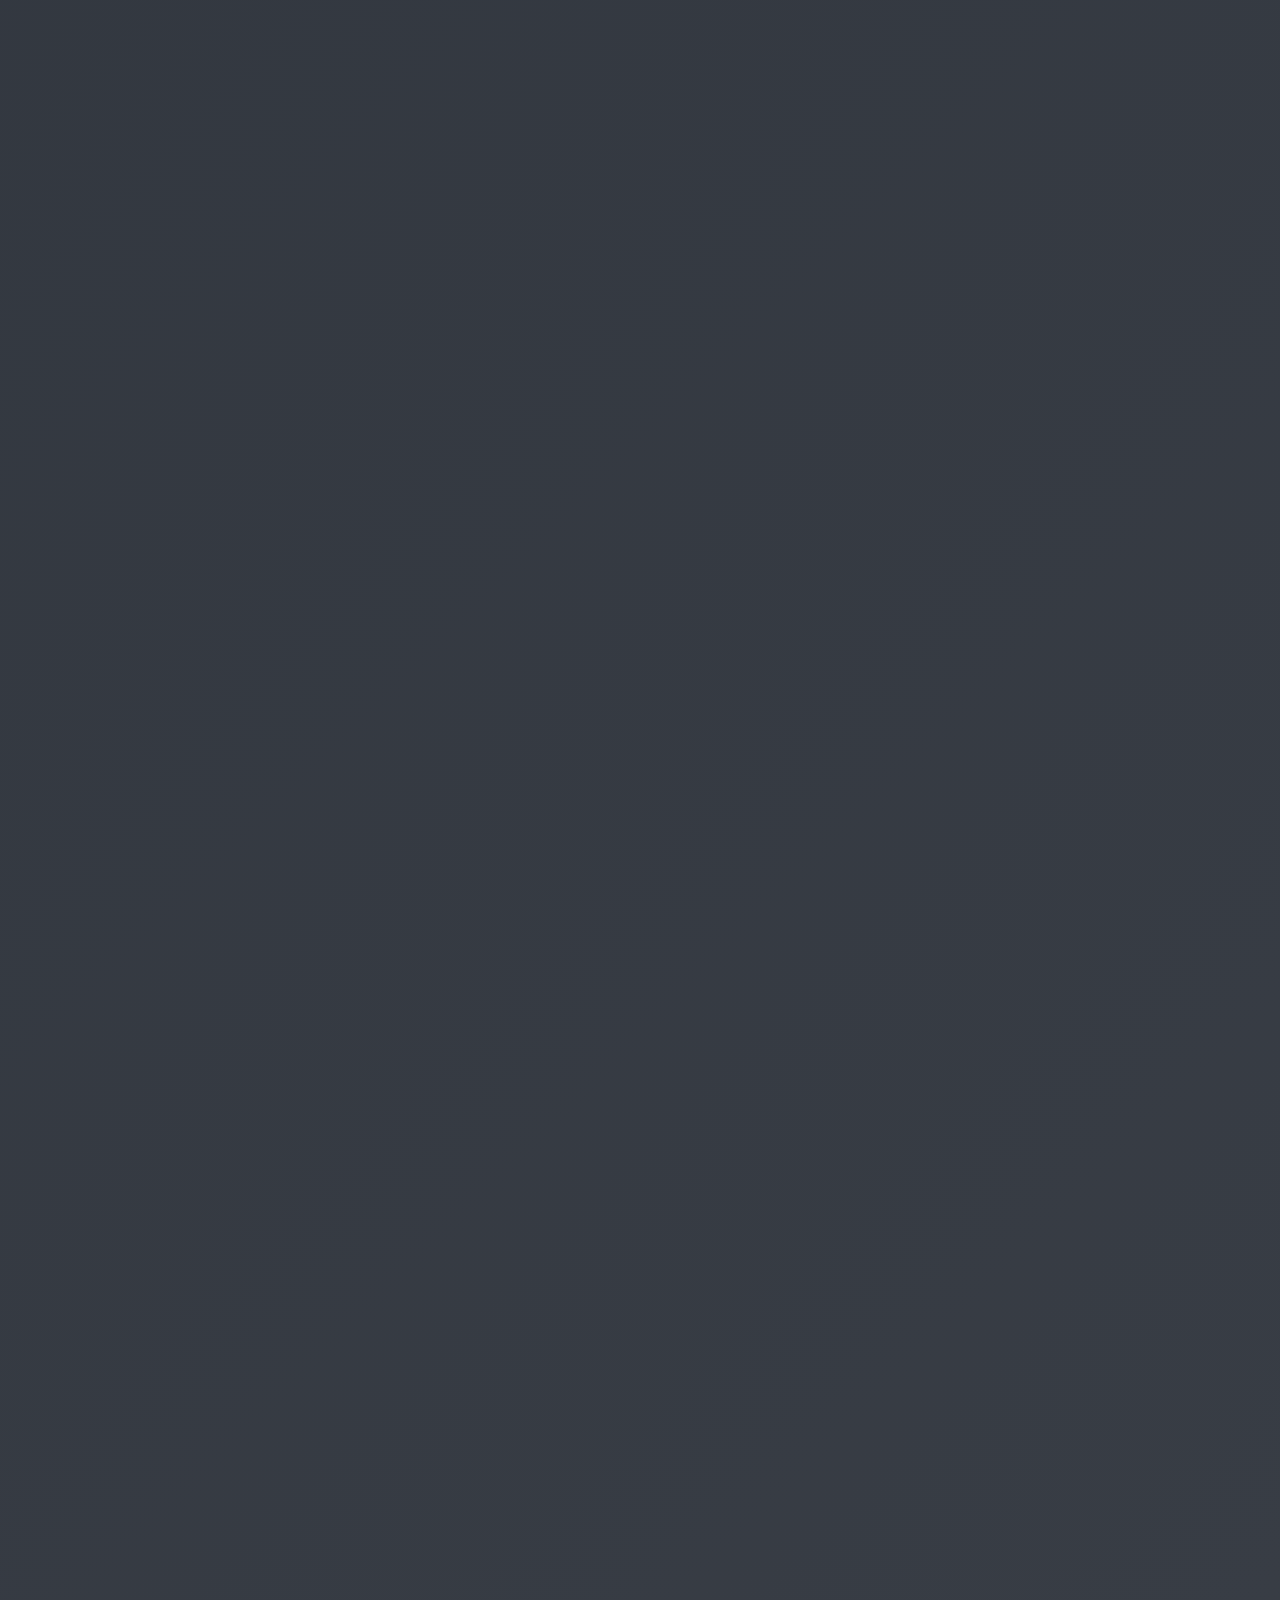
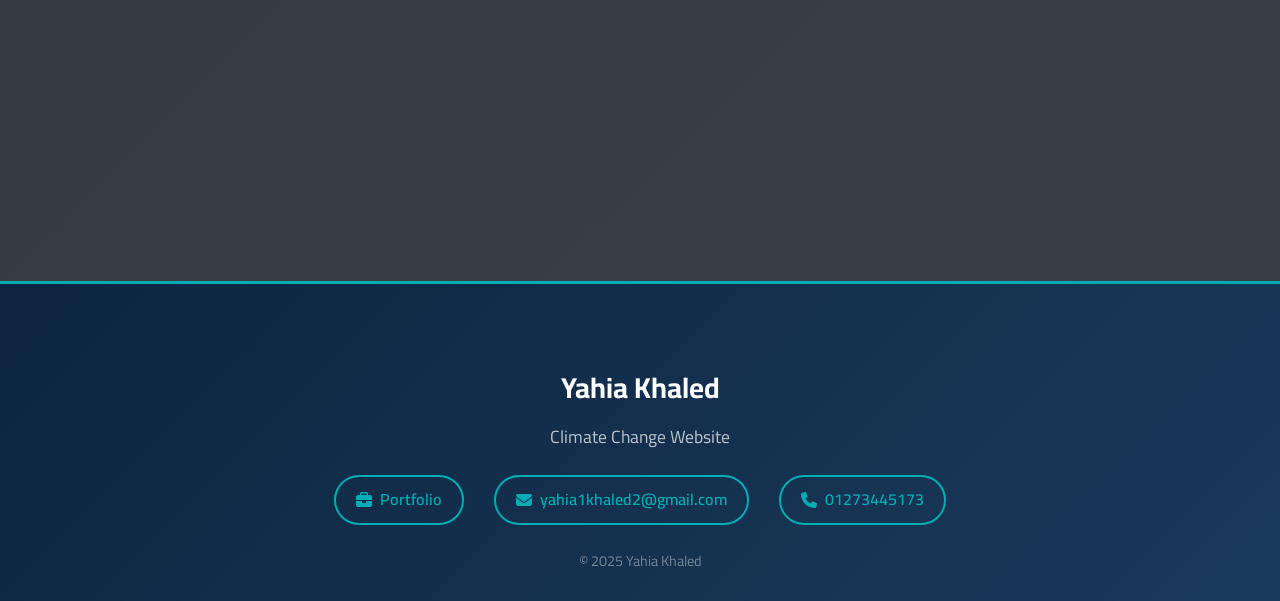
<file: effects.html>
<!DOCTYPE html>
<html lang="en" dir="ltr">

<head>
    <meta charset="UTF-8">
    <meta name="viewport" content="width=device-width, initial-scale=1.0">
    <title data-i18n="title_effects">Effects of Climate Change</title>
    <link rel="stylesheet" href="style.css">
    <link rel="stylesheet" href="https://cdnjs.cloudflare.com/ajax/libs/font-awesome/6.7.2/css/all.min.css"
        integrity="sha512-Evv84Mr4kqVGRNSgIGL/F/aIDqQb7xQ2vcrdIwxfjThSH8CSR7PBEakCr51Ck+w+/U6swU2Im1vVX0SVk9ABhg=="
        crossorigin="anonymous" referrerpolicy="no-referrer" />
</head>

<body>

    <nav class="navbar">
        <div class="container">
            <a href="#" class="logo" data-i18n="logo">Climate Change</a>
            <div class="nav-controls">
                <button class="lang-toggle" id="langToggle" title="Switch Language">AR</button>
                <label class="switch">
                    <input id="input" type="checkbox">
                    <div class="slider round">
                        <div class="sun-moon">
                            <svg id="moon-dot-1" class="moon-dot" viewBox="0 0 100 100">
                                <circle cx="50" cy="50" r="50" />
                            </svg>
                            <svg id="moon-dot-2" class="moon-dot" viewBox="0 0 100 100">
                                <circle cx="50" cy="50" r="50" />
                            </svg>
                            <svg id="moon-dot-3" class="moon-dot" viewBox="0 0 100 100">
                                <circle cx="50" cy="50" r="50" />
                            </svg>
                        </div>
                        <div class="stars">
                            <svg id="star-1" class="star" viewBox="0 0 20 20">
                                <path
                                    d="M10 15l-5.878 3.09 1.123-6.545-4.751-4.632 6.561-.955L10 0l2.945 5.959 6.561.955-4.751 4.632 1.123 6.545z" />
                            </svg>
                            <svg id="star-2" class="star" viewBox="0 0 20 20">
                                <path
                                    d="M10 15l-5.878 3.09 1.123-6.545-4.751-4.632 6.561-.955L10 0l2.945 5.959 6.561.955-4.751 4.632 1.123 6.545z" />
                            </svg>
                            <svg id="star-3" class="star" viewBox="0 0 20 20">
                                <path
                                    d="M10 15l-5.878 3.09 1.123-6.545-4.751-4.632 6.561-.955L10 0l2.945 5.959 6.561.955-4.751 4.632 1.123 6.545z" />
                            </svg>
                            <svg id="star-4" class="star" viewBox="0 0 20 20">
                                <path
                                    d="M10 15l-5.878 3.09 1.123-6.545-4.751-4.632 6.561-.955L10 0l2.945 5.959 6.561.955-4.751 4.632 1.123 6.545z" />
                            </svg>
                        </div>
                    </div>
                </label>
                <button class="menu-toggle" aria-label="Toggle navigation">
                    ☰
                </button>
            </div>

            <ul class="nav-links">
                <li><a href="index.html" data-i18n="nav_home">Home</a></li>
                <li><a href="causes.html" data-i18n="nav_causes">Causes</a></li>
                <li><a href="effects.html" data-i18n="nav_effects">Effects</a></li>
                <li><a href="renewable-energy.html" data-i18n="nav_renewable">Renewable Energy</a></li>

            </ul>
        </div>
    </nav>
    <br>
    <br>
    <h1 data-i18n="h1_effects_1">Effects on Oceans</h1>
    <p data-i18n="p_effects_1a">Rising sea levels due to melting polar ice</p>
    <p data-i18n="p_effects_1b">Threats to coral reefs from increasing ocean acidity</p>
    <p data-i18n="p_effects_1c">Impact of the greenhouse effect on marine life such as fish and marine mammals</p>
    <p data-i18n="p_effects_1d">Emergence of "dead zones" in oceans due to oxygen depletion</p>
    <p data-i18n="p_effects_1e">Impacts on coastal communities that depend on fishing</p>
    <br>
    <img src="صور/اثار 1.jpg" alt="">
    <br>
    <br>
    <br>

    <h1 data-i18n="h1_effects_2">Agriculture &amp; Food Security</h1>
    <p data-i18n="p_effects_2a">Increased droughts and water scarcity threatening crops</p>
    <p data-i18n="p_effects_2b">Changes in rainfall patterns and their impact on agriculture</p>
    <p data-i18n="p_effects_2c">Spread of agricultural pests and diseases due to rising temperatures</p>
    <p data-i18n="p_effects_2d">Impact on staple crop production such as wheat and rice</p>
    <p data-i18n="p_effects_2e">Threats to food security and rising global hunger rates</p>
    <br>
    <img src="صور/اثار 2.jpg" alt="">
    <br>
    <br>
    <br>

    <h1 data-i18n="h1_effects_3">Public Health</h1>
    <p data-i18n="p_effects_3a">Increased spread of diseases such as malaria and dengue fever due to climate change</p>
    <p data-i18n="p_effects_3b">Impact of climate-related air pollution on respiratory health</p>
    <p data-i18n="p_effects_3c">Increasing heatwaves and their effects on the elderly and children</p>
    <p data-i18n="p_effects_3d">Malnutrition resulting from decreased food production</p>
    <p data-i18n="p_effects_3e">Natural disasters and their psychological impact on populations</p>
    <br>
    <img src="صور/اثار 3.jpg" alt="">
    <br>
    <br>
    <br>

    <h1 data-i18n="h1_effects_4">Increasing Natural Disasters</h1>
    <p data-i18n="p_effects_4a">Increased frequency and intensity of hurricanes and floods</p>
    <p data-i18n="p_effects_4b">Rising wildfires in places like Australia and California</p>
    <p data-i18n="p_effects_4c">Extended drought waves and desertification</p>
    <p data-i18n="p_effects_4d">Impact on coastal areas due to storms and floods</p>
    <p data-i18n="p_effects_4e">Climate displacement due to natural disasters</p>
    <br>
    <img src="صور/اثار 4.jpg" alt="">
    <br>
    <br>
    <br>

    <h1 data-i18n="h1_effects_5">Economic Impacts</h1>
    <p data-i18n="p_effects_5a">Massive economic losses due to natural disasters</p>
    <p data-i18n="p_effects_5b">Impact on sectors like tourism and agriculture</p>
    <p data-i18n="p_effects_5c">Increased insurance costs due to rising risk rates</p>
    <p data-i18n="p_effects_5d">Costs of climate adaptation such as building dams for flood protection</p>
    <p data-i18n="p_effects_5e">Impact on vulnerable populations that depend on natural resources</p>
    <br>
    <img src="صور/اثار 5.jpg" alt="">
    <br>
    <br>
    <br>

    <h1 data-i18n="h1_effects_6">Biodiversity Loss</h1>
    <p data-i18n="p_effects_6a">Species extinction due to habitat loss</p>
    <p data-i18n="p_effects_6b">Ecosystem disruption and food chain changes</p>
    <p data-i18n="p_effects_6c">Migration of organisms in search of suitable environments</p>
    <p data-i18n="p_effects_6d">Impact on tropical rainforests and polar tundra</p>
    <p data-i18n="p_effects_6e">Threats to marine species like polar bears and sea turtles</p>
    <br>
    <img src="صور/اثار 6.jpg" alt="">
    <br>
    <br>
    <br>

    <h1 data-i18n="h1_effects_7">Human Mitigation &amp; Adaptation</h1>
    <p data-i18n="p_effects_7a">Importance of using renewable energy sources like solar and wind</p>
    <p data-i18n="p_effects_7b">Reforestation and its role in reducing carbon dioxide</p>
    <p data-i18n="p_effects_7c">Improving energy efficiency in buildings and industries</p>
    <p data-i18n="p_effects_7d">Strengthening international cooperation to reduce carbon emissions</p>
    <p data-i18n="p_effects_7e">Innovation in green technologies and environmental awareness</p>
    <br>
    <img src="صور/اثار 7.jpg" alt="">
    <br>
    <br>
    <br>

    <h1 data-i18n="h1_effects_8">Climate Migration</h1>
    <p data-i18n="p_effects_8a">Displacement due to rising sea levels</p>
    <p data-i18n="p_effects_8b">Desertification pushing populations to seek new areas</p>
    <p data-i18n="p_effects_8c">Impact of natural disasters on population movement</p>
    <p data-i18n="p_effects_8d">Increasing climate refugees and the role of governments in accommodating them</p>
    <p data-i18n="p_effects_8e">Impact on infrastructure in host countries</p>
    <br>
    <img src="صور/اثار 8.jpg" alt="">
    <br>
    <br>
    <br>

    <h1 data-i18n="h1_effects_9">Water Resources</h1>
    <p data-i18n="p_effects_9a">Declining freshwater resources due to droughts and rising temperatures</p>
    <p data-i18n="p_effects_9b">Increased groundwater salinity from rising sea levels</p>
    <p data-i18n="p_effects_9c">Impact of melting glaciers on water supplies in mountainous regions</p>
    <p data-i18n="p_effects_9d">Decreased rainfall in some regions and excessive rainfall in others</p>
    <p data-i18n="p_effects_9e">Conflicts arising from competition over water resources between nations</p>
    <br>
    <img src="صور/اثار 9.jpg" alt="">
    <br>
    <br>
    <br>

    <h1 data-i18n="h1_effects_10">Daily Life &amp; Communities</h1>
    <p data-i18n="p_effects_10a">Changing lifestyles due to rising temperatures, such as reduced outdoor activities</p>
    <p data-i18n="p_effects_10b">Impact on work patterns and agriculture due to seasonal changes</p>
    <p data-i18n="p_effects_10c">Threats to infrastructure like roads and bridges from natural disasters</p>
    <p data-i18n="p_effects_10d">Increasing poverty in areas most vulnerable to climate change</p>
    <p data-i18n="p_effects_10e">Emergence of social movements and organizations advocating for climate justice</p>
    <br>
    <img src="صور/اثار 10.jpg" alt="">
    <br>
    <br>
    <br>


    <footer>
        <div class="container">
            <h2 data-i18n="footer_name">Yahia Khaled</h2>
            <p data-i18n="footer_desc">Climate Change Website</p>
            <div class="footer-links">
                <a href="https://portfolio-nercwjbyk-iiyahias-projects.vercel.app/" target="_blank"><i class="fas fa-briefcase"></i> <span data-i18n="footer_portfolio">Portfolio</span></a>
                <a href="mailto:yahia1khaled2@gmail.com"><i class="fas fa-envelope"></i> yahia1khaled2@gmail.com</a>
                <a href="tel:01273445173"><i class="fas fa-phone"></i> 01273445173</a>
            </div>
            <p class="footer-copy">&copy; 2025 Yahia Khaled</p>
        </div>
    </footer>

    <button id="backToTop" title="Go to top">⬆</button>
    <script src="translations.js"></script>
    <script src="script.js" defer></script>

</body>

</html>
</file>
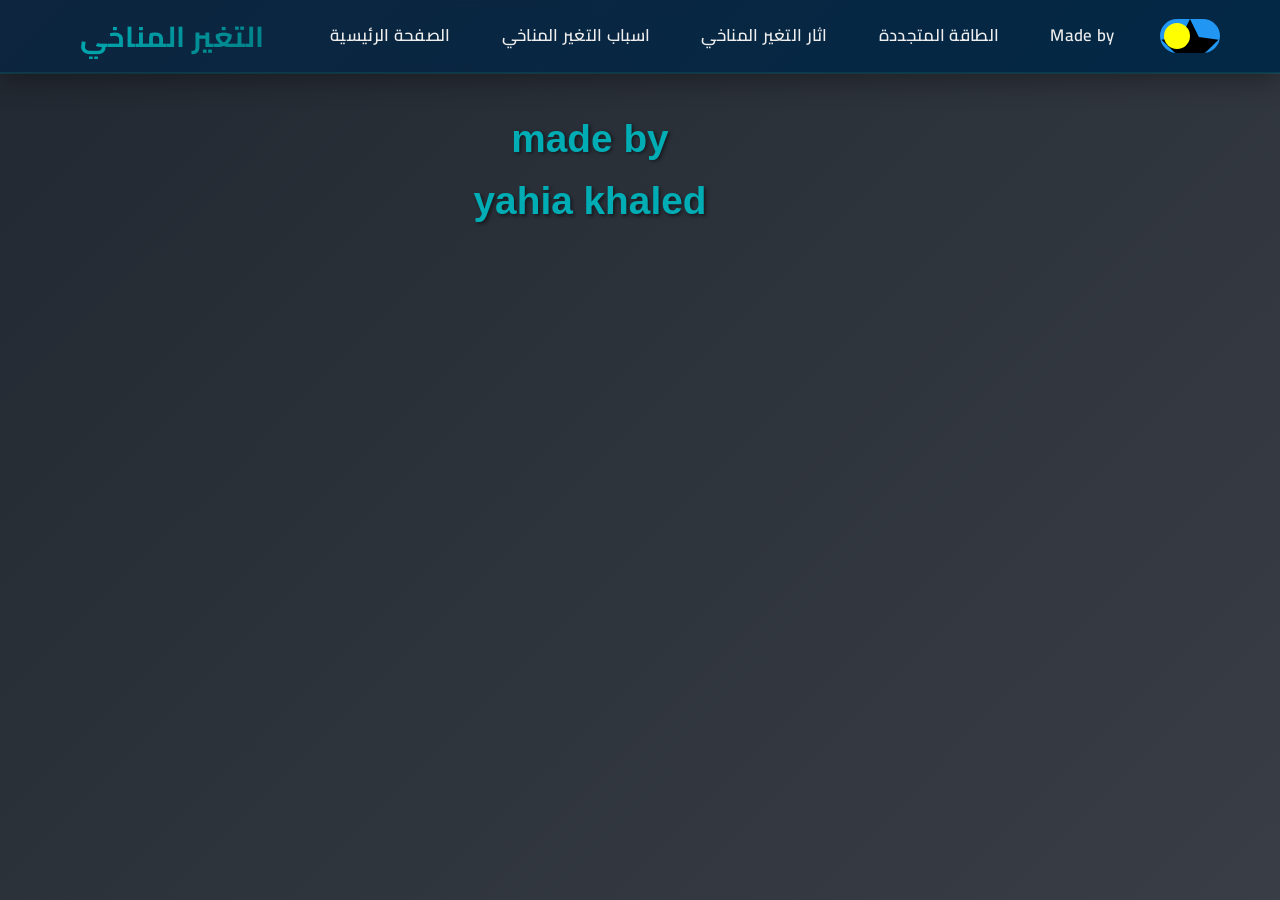
<file: made by.html>
<!DOCTYPE html>
<html>

<head>
    <meta charset="UTF-8">
    <meta name="viewport" content="width=device-width, initial-scale=1.0">
    <title>Made by</title>
    <link rel="stylesheet" href="style.css">
    <link rel="stylesheet" href="https://cdnjs.cloudflare.com/ajax/libs/font-awesome/6.7.2/css/all.min.css"
        integrity="sha512-Evv84Mr4kqVGRNSgIGL/F/aIDqQb7xQ2vcrdIwxfjThSH8CSR7PBEakCr51Ck+w+/U6swU2Im1vVX0SVk9ABhg=="
        crossorigin="anonymous" referrerpolicy="no-referrer" />
</head>

<body>

    <nav class="navbar">
        <div class="container">
            <a href="#" class="logo">التغير المناخي</a>
            <div class="nav-controls">
                <label class="switch">
                    <input id="input" type="checkbox">
                    <div class="slider round">
                        <div class="sun-moon">
                            <svg id="moon-dot-1" class="moon-dot" viewBox="0 0 100 100">
                                <circle cx="50" cy="50" r="50" />
                            </svg>
                            <svg id="moon-dot-2" class="moon-dot" viewBox="0 0 100 100">
                                <circle cx="50" cy="50" r="50" />
                            </svg>
                            <svg id="moon-dot-3" class="moon-dot" viewBox="0 0 100 100">
                                <circle cx="50" cy="50" r="50" />
                            </svg>
                        </div>
                        <div class="stars">
                            <svg id="star-1" class="star" viewBox="0 0 20 20">
                                <path
                                    d="M10 15l-5.878 3.09 1.123-6.545-4.751-4.632 6.561-.955L10 0l2.945 5.959 6.561.955-4.751 4.632 1.123 6.545z" />
                            </svg>
                            <svg id="star-2" class="star" viewBox="0 0 20 20">
                                <path
                                    d="M10 15l-5.878 3.09 1.123-6.545-4.751-4.632 6.561-.955L10 0l2.945 5.959 6.561.955-4.751 4.632 1.123 6.545z" />
                            </svg>
                            <svg id="star-3" class="star" viewBox="0 0 20 20">
                                <path
                                    d="M10 15l-5.878 3.09 1.123-6.545-4.751-4.632 6.561-.955L10 0l2.945 5.959 6.561.955-4.751 4.632 1.123 6.545z" />
                            </svg>
                            <svg id="star-4" class="star" viewBox="0 0 20 20">
                                <path
                                    d="M10 15l-5.878 3.09 1.123-6.545-4.751-4.632 6.561-.955L10 0l2.945 5.959 6.561.955-4.751 4.632 1.123 6.545z" />
                            </svg>
                        </div>
                    </div>
                </label>
                <button class="menu-toggle" aria-label="Toggle navigation">
                    ☰
                </button>
            </div>

            <ul class="nav-links">

                <li><a href="index.html">الصفحة الرئيسية</a></li>
                <li><a href="اسباب التغير المناخي.html"> اسباب التغير المناخي</a></li>
                <li><a href="اثار التغير المناخي.html"> اثار التغير المناخي</a></li>
                <li><a href="الطاقة المتجددة.html">الطاقة المتجددة</a></li>
                <li><a href="made by.html"> Made by</a></li>


            </ul>
    </nav>



    <font size="10" face="arial">
        <center>
            <h1>

                made by
                <br>
                yahia khaled
            </h1>
        </center>


        <button id="backToTop" title="Go to top">⬆</button>
        <script src="script.js" defer></script>

</body>

</html>
</file>
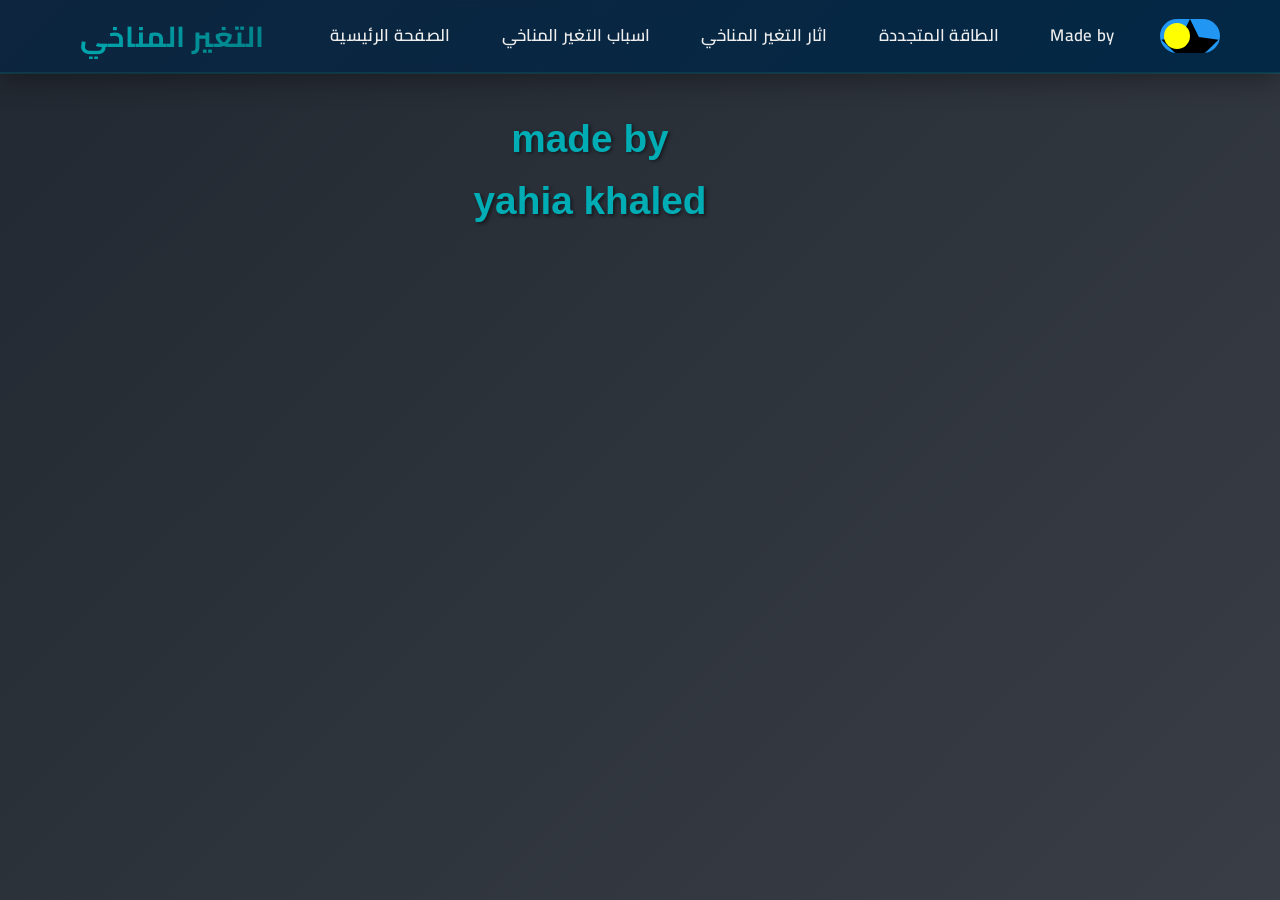
<file: made-by.html>
<!DOCTYPE html>
<html>

<head>
    <meta charset="UTF-8">
    <meta name="viewport" content="width=device-width, initial-scale=1.0">
    <title>Made by</title>
    <link rel="stylesheet" href="style.css">
    <link rel="stylesheet" href="https://cdnjs.cloudflare.com/ajax/libs/font-awesome/6.7.2/css/all.min.css"
        integrity="sha512-Evv84Mr4kqVGRNSgIGL/F/aIDqQb7xQ2vcrdIwxfjThSH8CSR7PBEakCr51Ck+w+/U6swU2Im1vVX0SVk9ABhg=="
        crossorigin="anonymous" referrerpolicy="no-referrer" />
</head>

<body>

    <nav class="navbar">
        <div class="container">
            <a href="#" class="logo">التغير المناخي</a>
            <div class="nav-controls">
                <label class="switch">
                    <input id="input" type="checkbox">
                    <div class="slider round">
                        <div class="sun-moon">
                            <svg id="moon-dot-1" class="moon-dot" viewBox="0 0 100 100">
                                <circle cx="50" cy="50" r="50" />
                            </svg>
                            <svg id="moon-dot-2" class="moon-dot" viewBox="0 0 100 100">
                                <circle cx="50" cy="50" r="50" />
                            </svg>
                            <svg id="moon-dot-3" class="moon-dot" viewBox="0 0 100 100">
                                <circle cx="50" cy="50" r="50" />
                            </svg>
                        </div>
                        <div class="stars">
                            <svg id="star-1" class="star" viewBox="0 0 20 20">
                                <path
                                    d="M10 15l-5.878 3.09 1.123-6.545-4.751-4.632 6.561-.955L10 0l2.945 5.959 6.561.955-4.751 4.632 1.123 6.545z" />
                            </svg>
                            <svg id="star-2" class="star" viewBox="0 0 20 20">
                                <path
                                    d="M10 15l-5.878 3.09 1.123-6.545-4.751-4.632 6.561-.955L10 0l2.945 5.959 6.561.955-4.751 4.632 1.123 6.545z" />
                            </svg>
                            <svg id="star-3" class="star" viewBox="0 0 20 20">
                                <path
                                    d="M10 15l-5.878 3.09 1.123-6.545-4.751-4.632 6.561-.955L10 0l2.945 5.959 6.561.955-4.751 4.632 1.123 6.545z" />
                            </svg>
                            <svg id="star-4" class="star" viewBox="0 0 20 20">
                                <path
                                    d="M10 15l-5.878 3.09 1.123-6.545-4.751-4.632 6.561-.955L10 0l2.945 5.959 6.561.955-4.751 4.632 1.123 6.545z" />
                            </svg>
                        </div>
                    </div>
                </label>
                <button class="menu-toggle" aria-label="Toggle navigation">
                    ☰
                </button>
            </div>

            <ul class="nav-links">

                <li><a href="index.html">الصفحة الرئيسية</a></li>
                <li><a href="causes.html"> اسباب التغير المناخي</a></li>
                <li><a href="effects.html"> اثار التغير المناخي</a></li>
                <li><a href="renewable-energy.html">الطاقة المتجددة</a></li>
                <li><a href="made-by.html"> Made by</a></li>


            </ul>
    </nav>



    <font size="10" face="arial">
        <center>
            <h1>

                made by
                <br>
                yahia khaled
            </h1>
        </center>


        <button id="backToTop" title="Go to top">⬆</button>
        <script src="script.js" defer></script>

</body>

</html>
</file>
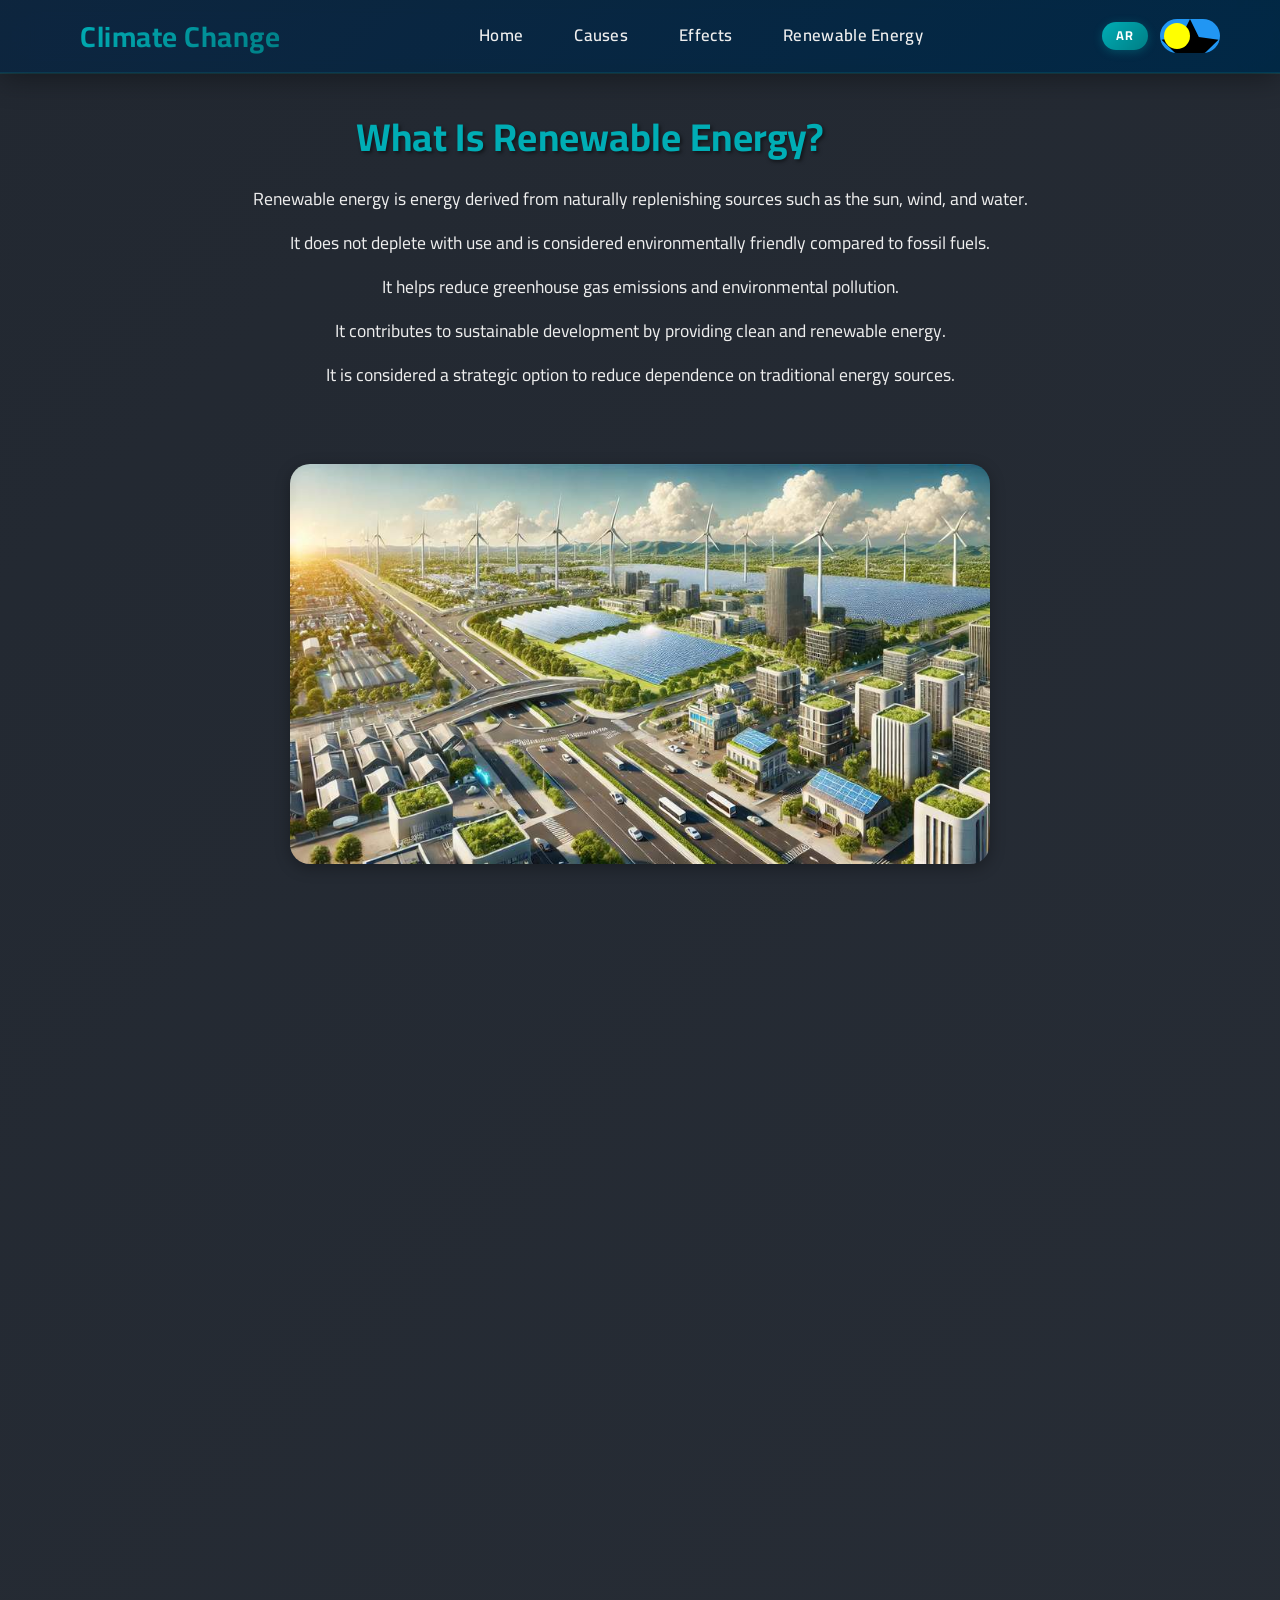
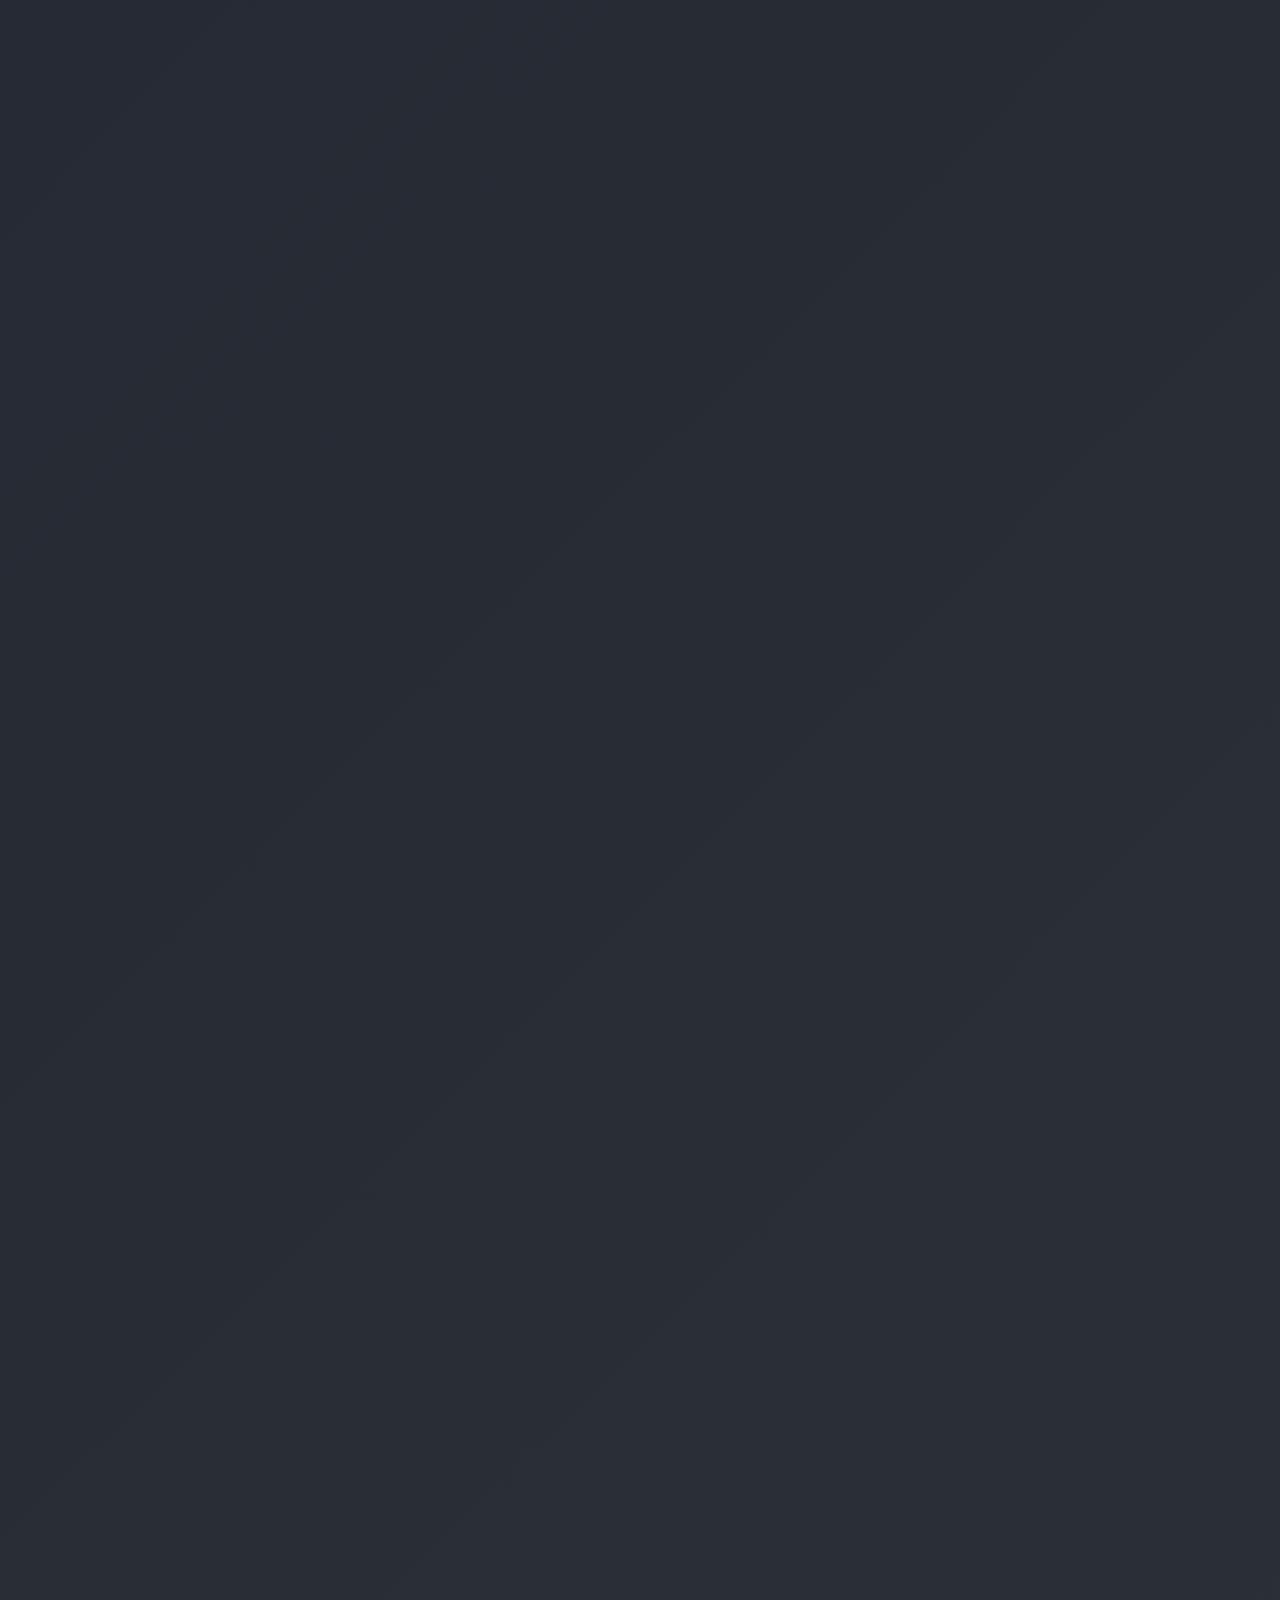
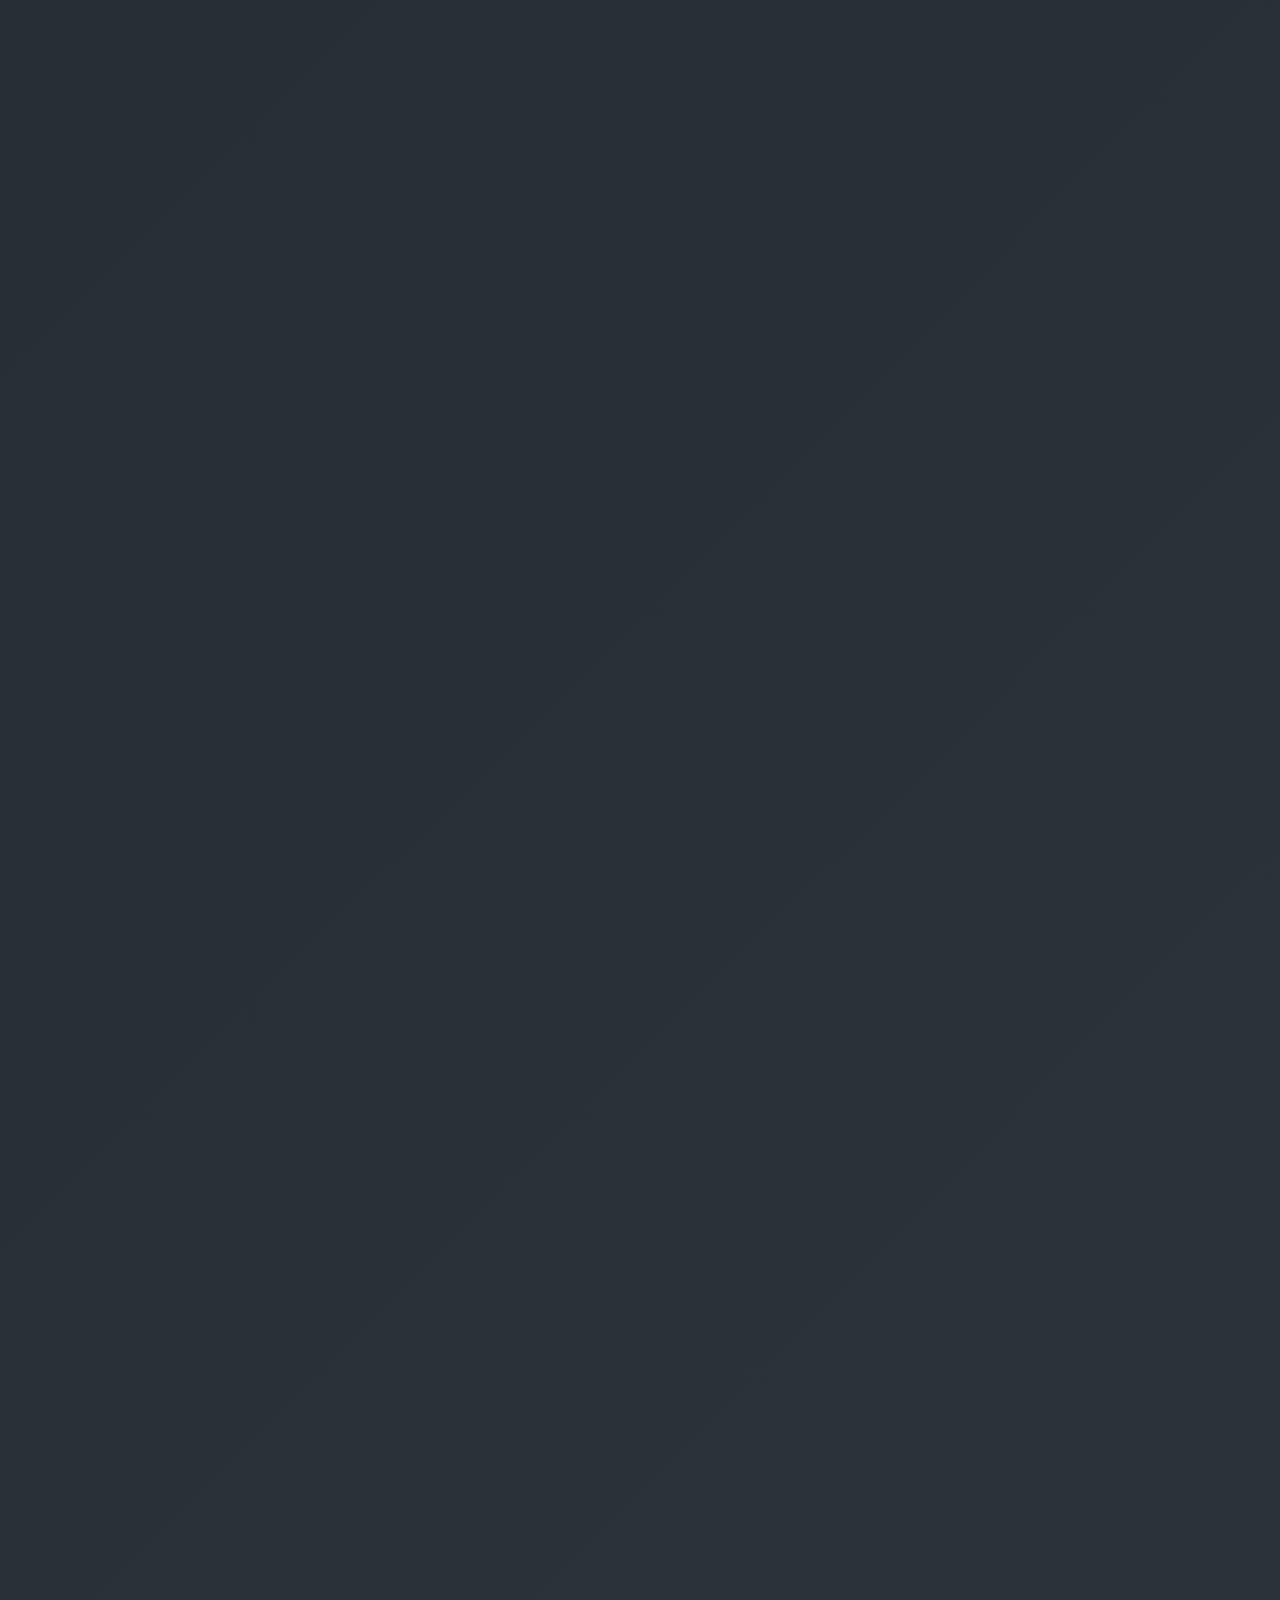
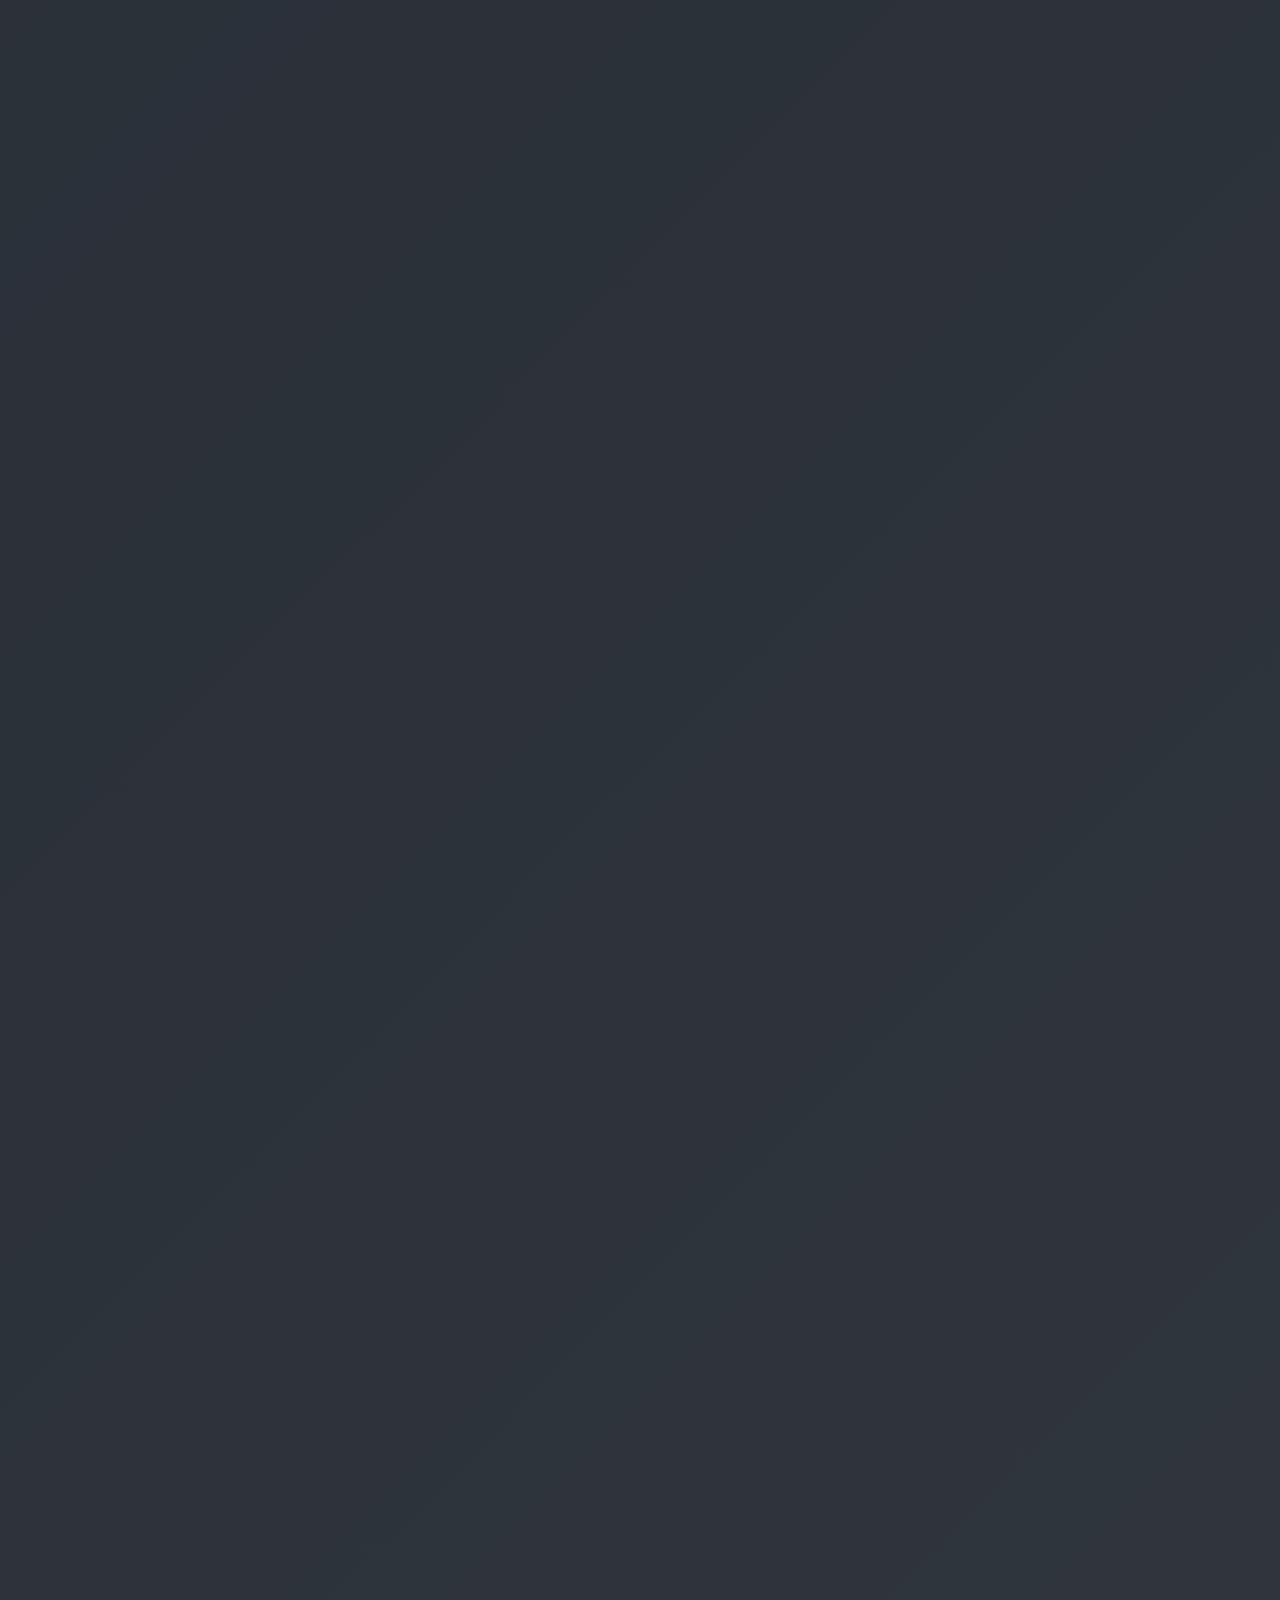
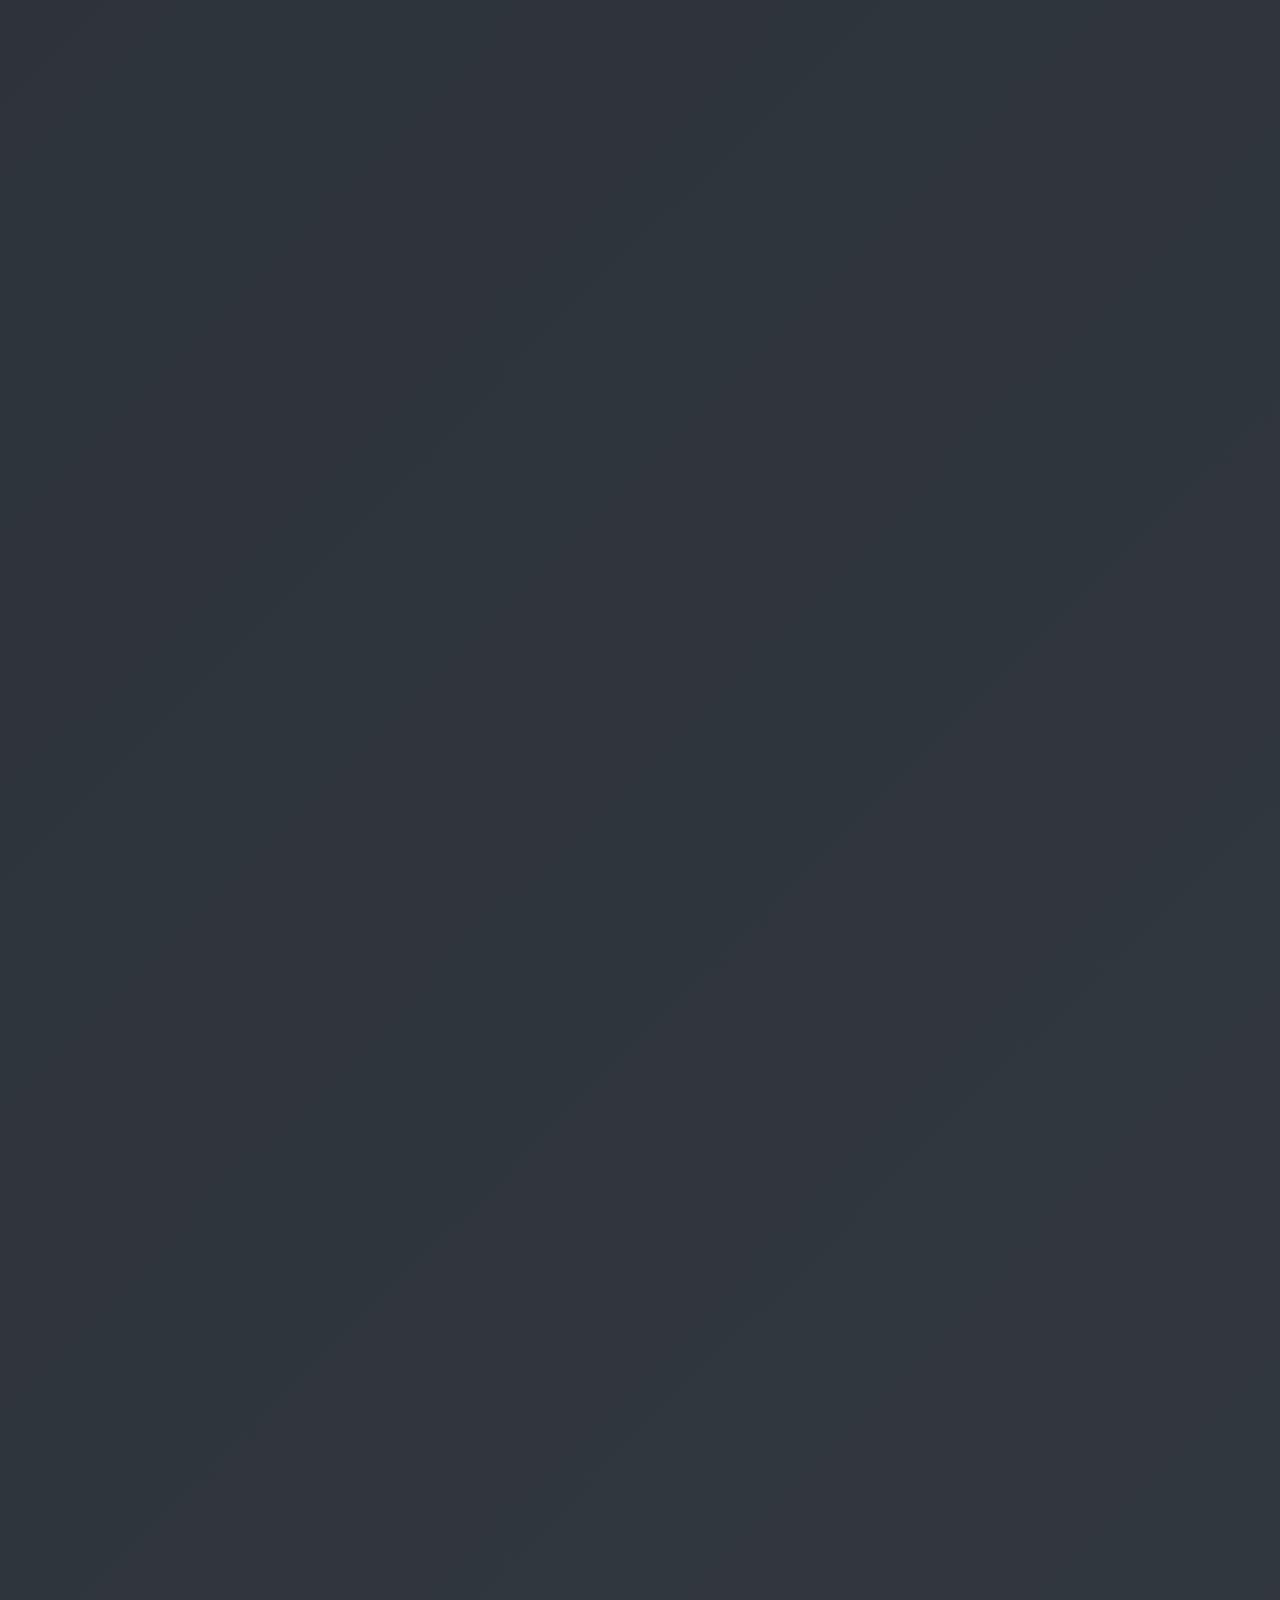
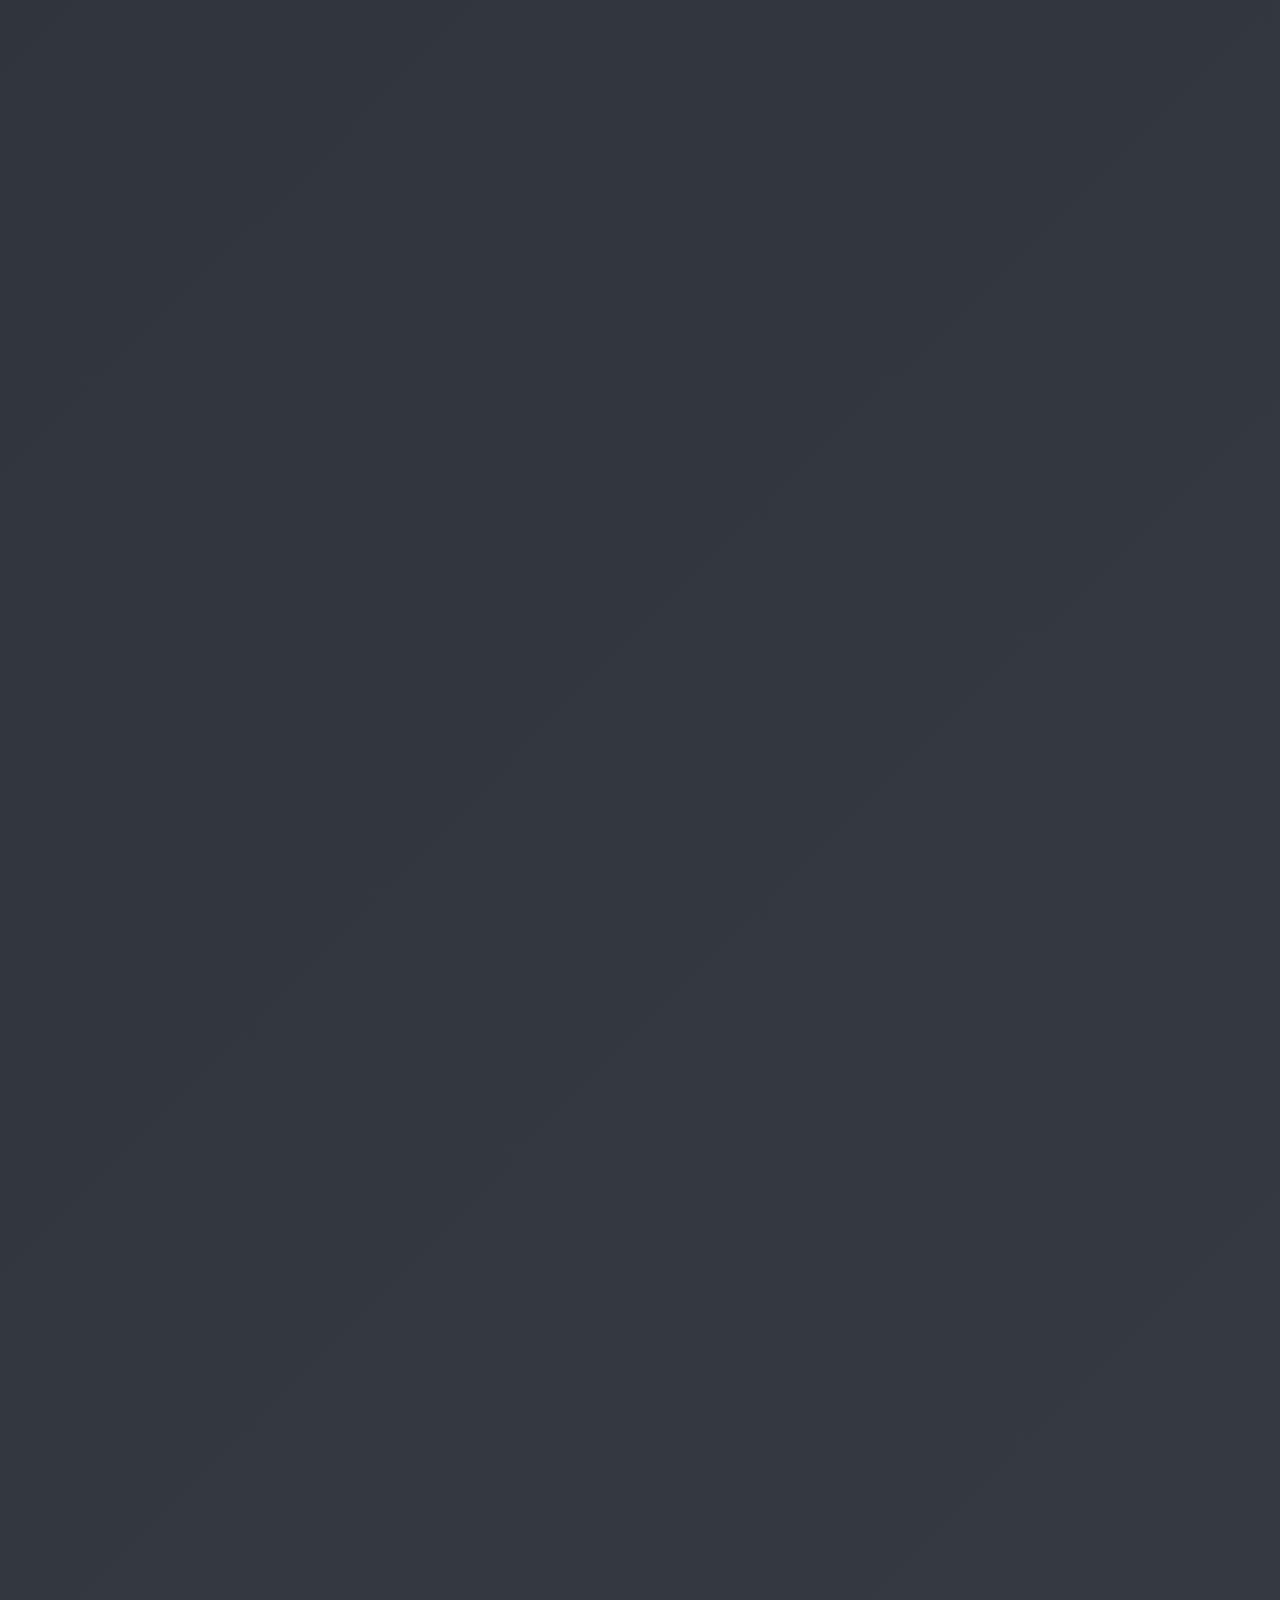
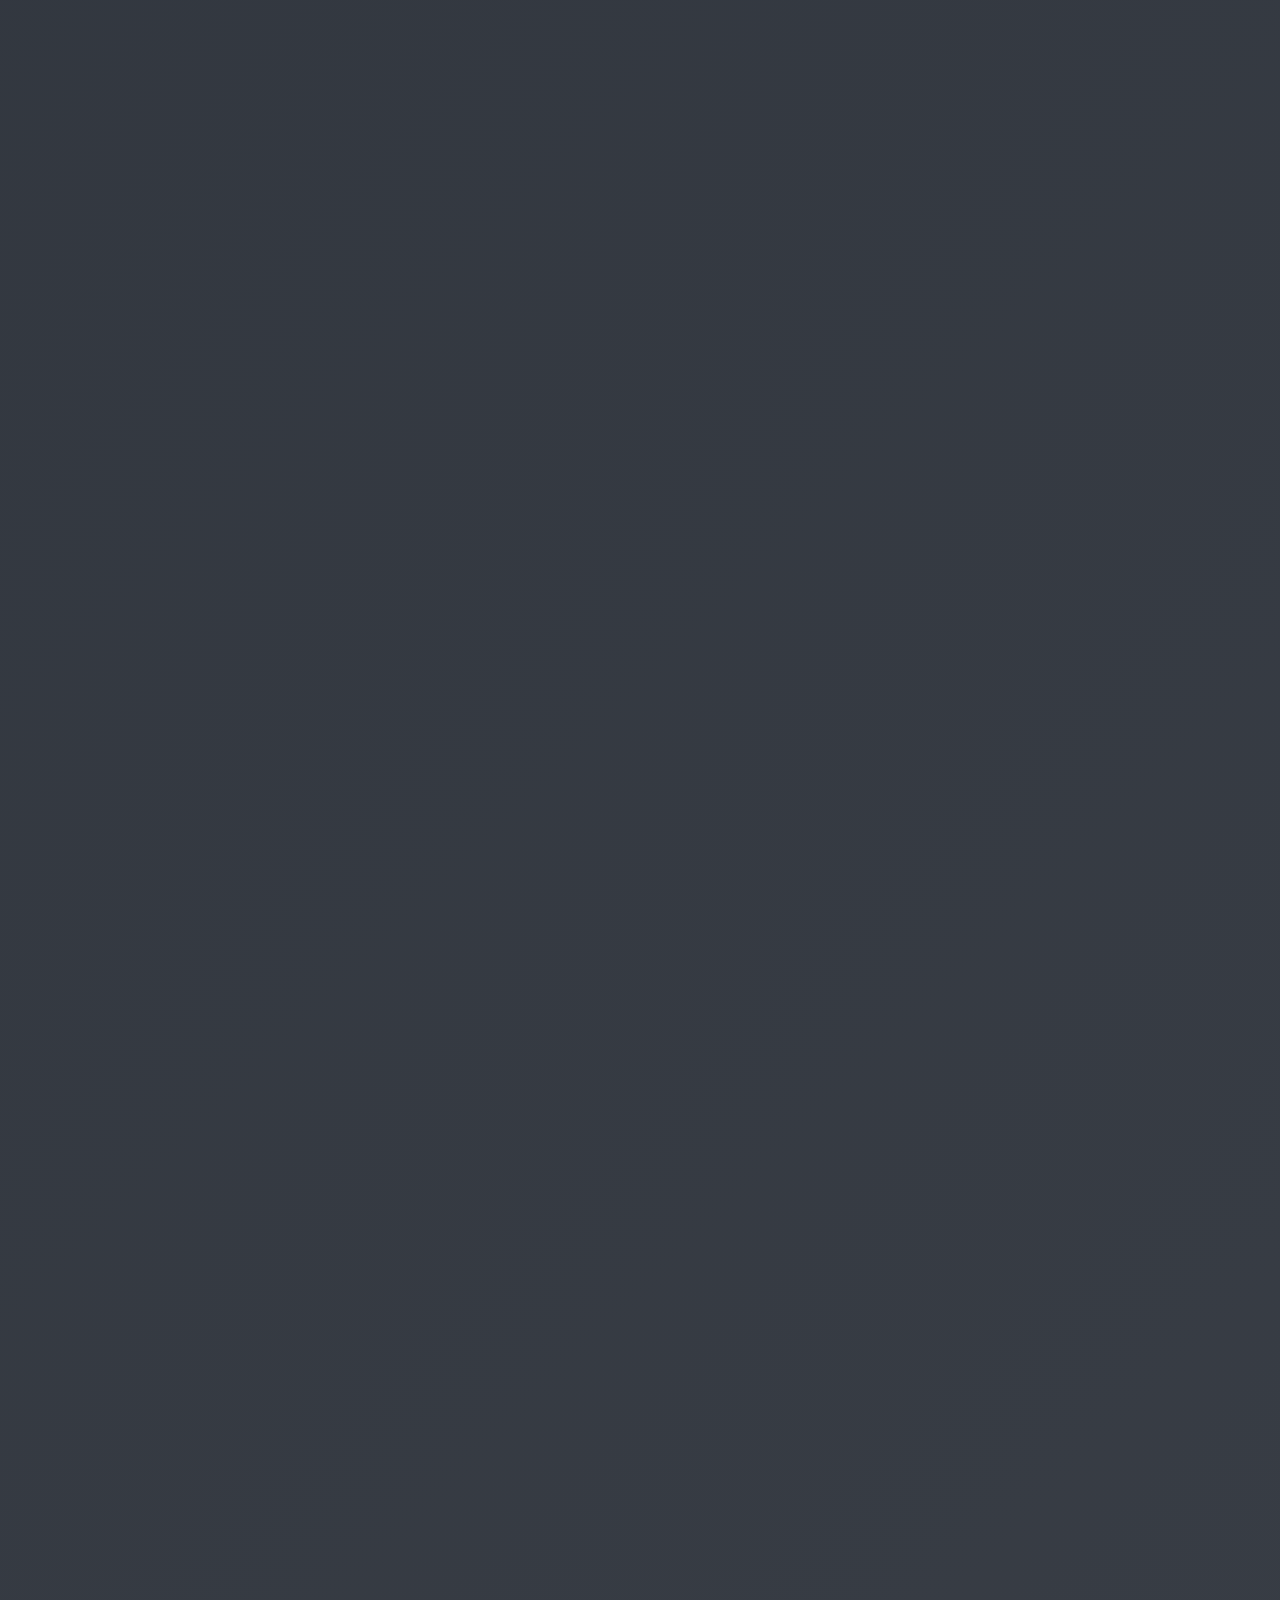
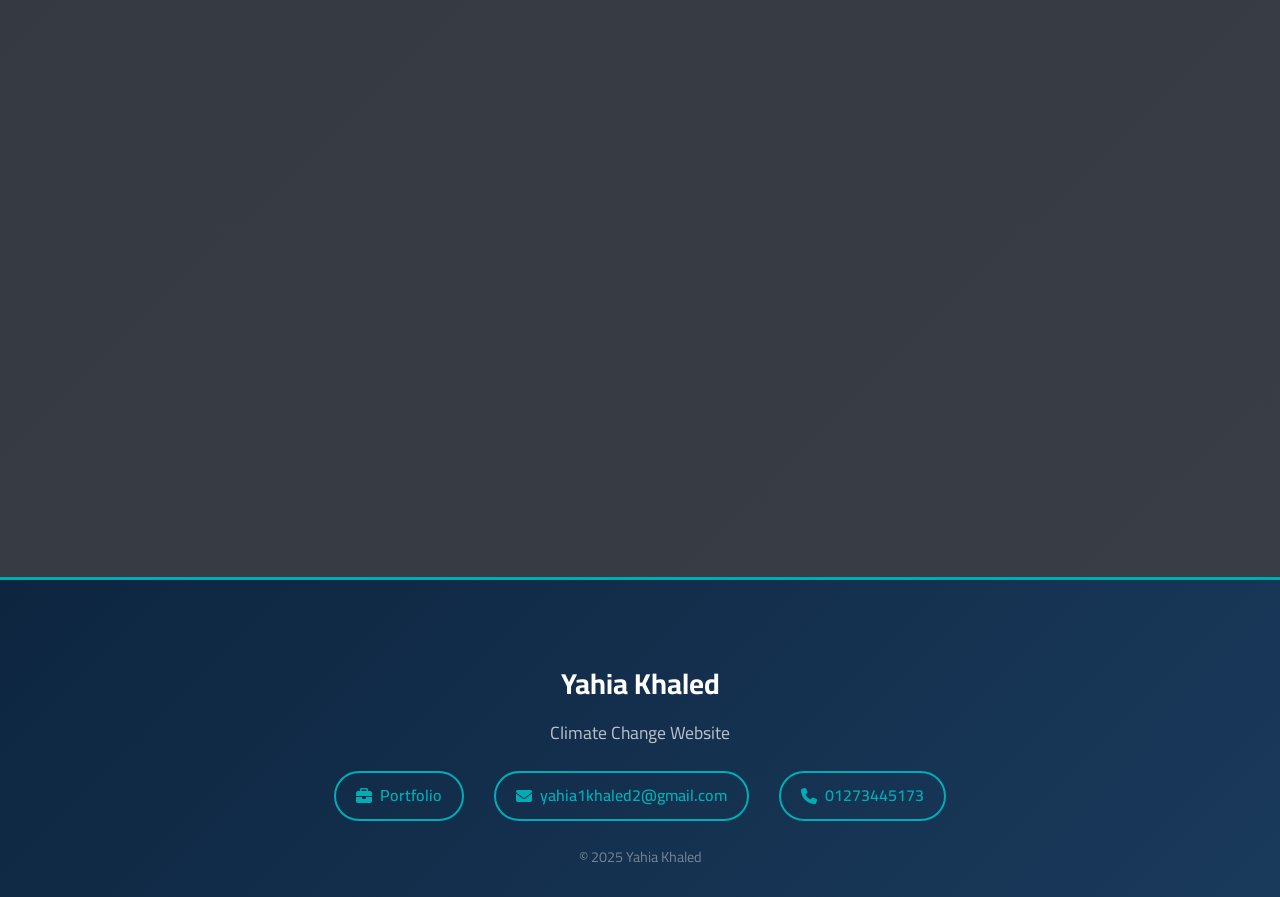
<file: renewable-energy.html>
<!DOCTYPE html>
<html lang="en" dir="ltr">

<head>
    <meta charset="UTF-8">
    <meta name="viewport" content="width=device-width, initial-scale=1.0">
    <title data-i18n="title_renewable">Renewable Energy</title>
    <link rel="stylesheet" href="style.css">
    <link rel="stylesheet" href="https://cdnjs.cloudflare.com/ajax/libs/font-awesome/6.7.2/css/all.min.css"
        integrity="sha512-Evv84Mr4kqVGRNSgIGL/F/aIDqQb7xQ2vcrdIwxfjThSH8CSR7PBEakCr51Ck+w+/U6swU2Im1vVX0SVk9ABhg=="
        crossorigin="anonymous" referrerpolicy="no-referrer" />
</head>

<body>

    <nav class="navbar">
        <div class="container">
            <a href="#" class="logo" data-i18n="logo">Climate Change</a>
            <div class="nav-controls">
                <button class="lang-toggle" id="langToggle" title="Switch Language">AR</button>
                <label class="switch">
                    <input id="input" type="checkbox">
                    <div class="slider round">
                        <div class="sun-moon">
                            <svg id="moon-dot-1" class="moon-dot" viewBox="0 0 100 100">
                                <circle cx="50" cy="50" r="50" />
                            </svg>
                            <svg id="moon-dot-2" class="moon-dot" viewBox="0 0 100 100">
                                <circle cx="50" cy="50" r="50" />
                            </svg>
                            <svg id="moon-dot-3" class="moon-dot" viewBox="0 0 100 100">
                                <circle cx="50" cy="50" r="50" />
                            </svg>
                        </div>
                        <div class="stars">
                            <svg id="star-1" class="star" viewBox="0 0 20 20">
                                <path
                                    d="M10 15l-5.878 3.09 1.123-6.545-4.751-4.632 6.561-.955L10 0l2.945 5.959 6.561.955-4.751 4.632 1.123 6.545z" />
                            </svg>
                            <svg id="star-2" class="star" viewBox="0 0 20 20">
                                <path
                                    d="M10 15l-5.878 3.09 1.123-6.545-4.751-4.632 6.561-.955L10 0l2.945 5.959 6.561.955-4.751 4.632 1.123 6.545z" />
                            </svg>
                            <svg id="star-3" class="star" viewBox="0 0 20 20">
                                <path
                                    d="M10 15l-5.878 3.09 1.123-6.545-4.751-4.632 6.561-.955L10 0l2.945 5.959 6.561.955-4.751 4.632 1.123 6.545z" />
                            </svg>
                            <svg id="star-4" class="star" viewBox="0 0 20 20">
                                <path
                                    d="M10 15l-5.878 3.09 1.123-6.545-4.751-4.632 6.561-.955L10 0l2.945 5.959 6.561.955-4.751 4.632 1.123 6.545z" />
                            </svg>
                        </div>
                    </div>
                </label>
                <button class="menu-toggle" aria-label="Toggle navigation">
                    ☰
                </button>
            </div>

            <ul class="nav-links">
                <li><a href="index.html" data-i18n="nav_home">Home</a></li>
                <li><a href="causes.html" data-i18n="nav_causes">Causes</a></li>
                <li><a href="effects.html" data-i18n="nav_effects">Effects</a></li>
                <li><a href="renewable-energy.html" data-i18n="nav_renewable">Renewable Energy</a></li>

            </ul>
        </div>
    </nav>


    <h1 data-i18n="h1_renew_1">What Is Renewable Energy?</h1>
    <p data-i18n="p_renew_1a">Renewable energy is energy derived from naturally replenishing sources such as the sun, wind, and water.</p>
    <p data-i18n="p_renew_1b">It does not deplete with use and is considered environmentally friendly compared to fossil fuels.</p>
    <p data-i18n="p_renew_1c">It helps reduce greenhouse gas emissions and environmental pollution.</p>
    <p data-i18n="p_renew_1d">It contributes to sustainable development by providing clean and renewable energy.</p>
    <p data-i18n="p_renew_1e">It is considered a strategic option to reduce dependence on traditional energy sources.</p>
    <br>
    <img src="صور/طاقة 1.jpg" alt="">
    <br>
    <br>
    <br>
    <h1 data-i18n="h1_renew_2">Importance of Renewable Energy</h1>
    <p data-i18n="p_renew_2a">Reduces greenhouse gas emissions, helping combat climate change</p>
    <p data-i18n="p_renew_2b">Contributes to lowering energy costs in the long run compared to fossil fuels</p>
    <p data-i18n="p_renew_2c">Provides new job opportunities in engineering and environmental technology</p>
    <p data-i18n="p_renew_2d">Enhances energy security by reducing dependence on imported fossil fuels</p>
    <p data-i18n="p_renew_2e">Helps preserve natural resources for future generations</p>
    <br>
    <img src="صور/طاقة 2.jpg" alt="">
    <br>
    <br>
    <br>

    <h1 data-i18n="h1_renew_3">Solar Energy</h1>
    <p data-i18n="p_renew_3a">Relies on photovoltaic panels to convert sunlight into electricity</p>
    <p data-i18n="p_renew_3b">Used in solar heating systems to heat water in homes and industries</p>
    <p data-i18n="p_renew_3c">Produces no harmful emissions during energy generation, making it eco-friendly</p>
    <p data-i18n="p_renew_3d">Can be used in remote areas that lack traditional electricity grids</p>
    <p data-i18n="p_renew_3e">Requires areas with high solar radiation for optimal efficiency</p>
    <br>
    <img src="صور/طاقة 3.jpg" alt="">
    <br>
    <br>
    <br>


    <h1 data-i18n="h1_renew_4">Wind Energy</h1>
    <p data-i18n="p_renew_4a">Electricity is generated through wind turbines that rotate with the wind</p>
    <p data-i18n="p_renew_4b">A clean and sustainable energy source that produces no carbon emissions</p>
    <p data-i18n="p_renew_4c">Used in coastal and elevated areas where wind speeds are high</p>
    <p data-i18n="p_renew_4d">Low operating and maintenance costs compared to traditional energy sources</p>
    <p data-i18n="p_renew_4e">May cause noise and requires large areas for wind farm construction</p>
    <br>
    <img src="صور/طاقة 4.jpg" alt="">
    <br>
    <br>
    <br>

    <h1 data-i18n="h1_renew_5">Hydroelectric Energy</h1>
    <p data-i18n="p_renew_5a">Relies on water flow in rivers and dams to drive turbines and generate electricity</p>
    <p data-i18n="p_renew_5b">Considered one of the most stable energy sources, operating year-round without interruption</p>
    <p data-i18n="p_renew_5c">Water can be stored in dams for use when electricity is needed</p>
    <p data-i18n="p_renew_5d">May affect aquatic life and ecosystems in rivers and surrounding areas</p>
    <p data-i18n="p_renew_5e">Used in many countries as a primary source of electrical energy</p>
    <br>
    <img src="صور/طاقة 5.jpg.jpg" alt="">
    <br>
    <br>
    <br>

    <h1 data-i18n="h1_renew_6">Biomass</h1>
    <p data-i18n="p_renew_6a">Relies on using plant and animal waste to produce energy</p>
    <p data-i18n="p_renew_6b">Can be converted to biofuels like ethanol and biodiesel</p>
    <p data-i18n="p_renew_6c">Used to produce heat and electricity through combustion or fermentation</p>
    <p data-i18n="p_renew_6d">Contributes to waste reduction by recycling organic materials</p>
    <p data-i18n="p_renew_6e">Requires advanced technologies to ensure efficient use</p>
    <br>
    <img src="صور/طاقة 6.jpg" alt="">
    <br>
    <br>
    <br>

    <h1 data-i18n="h1_renew_7">Geothermal Energy</h1>
    <p data-i18n="p_renew_7a">Utilizes natural heat from within the Earth to generate electricity and heating</p>
    <p data-i18n="p_renew_7b">Relies on pumping water to deep layers where it is heated by underground steam</p>
    <p data-i18n="p_renew_7c">Primarily used in countries with volcanic activity such as Iceland</p>
    <p data-i18n="p_renew_7d">Provides sustainable energy year-round unaffected by weather conditions</p>
    <p data-i18n="p_renew_7e">Requires advanced drilling techniques to access geothermal heat sources</p>
    <br>
    <img src="صور/طاقة 7.png" alt="">
    <br>
    <br>
    <br>

    <h1 data-i18n="h1_renew_8">Advantages of Renewable Energy</h1>
    <p data-i18n="p_renew_8a">Reduces dependence on fossil fuels and limits environmental pollution</p>
    <p data-i18n="p_renew_8b">Provides stable energy sources that can be relied upon long-term</p>
    <p data-i18n="p_renew_8c">Helps create new job opportunities in engineering and energy fields</p>
    <p data-i18n="p_renew_8d">Reduces operating and maintenance costs compared to conventional energy</p>
    <p data-i18n="p_renew_8e">Contributes to achieving environmental and economic sustainability</p>
    <br>
    <img src="صور/طاقة 8.webp" alt="">
    <br>
    <br>
    <br>

    <h1 data-i18n="h1_renew_9">Challenges of Renewable Energy</h1>
    <p data-i18n="p_renew_9a">Requires high initial investments to build power generation stations</p>
    <p data-i18n="p_renew_9b">Some sources like solar and wind depend on weather conditions</p>
    <p data-i18n="p_renew_9c">Needs advanced technologies to store excess energy for later use</p>
    <p data-i18n="p_renew_9d">May require large areas for constructing solar or wind power stations</p>
    <p data-i18n="p_renew_9e">Requires updating electricity grids to accommodate renewable energy sources</p>
    <br>
    <img src="صور/طاقة 9.webp" alt="">
    <br>
    <br>
    <br>

    <h1 data-i18n="h1_renew_10">The Future of Renewable Energy</h1>
    <p data-i18n="p_renew_10a">The world is expanding its use of renewable energy as technology advances</p>
    <p data-i18n="p_renew_10b">Advanced storage batteries are being developed to improve energy efficiency</p>
    <p data-i18n="p_renew_10c">Innovations in hydrogen fuel cells enhance the future of clean energy</p>
    <p data-i18n="p_renew_10d">Renewable energy is expected to become the primary source of electricity worldwide</p>
    <p data-i18n="p_renew_10e">Governments support renewable energy projects through incentives and investments</p>
    <br>
    <img src="صور/طاقة 10.png" alt="">
    <br>
    <br>
    <br>


    <footer>
        <div class="container">
            <h2 data-i18n="footer_name">Yahia Khaled</h2>
            <p data-i18n="footer_desc">Climate Change Website</p>
            <div class="footer-links">
                <a href="https://portfolio-nercwjbyk-iiyahias-projects.vercel.app/" target="_blank"><i class="fas fa-briefcase"></i> <span data-i18n="footer_portfolio">Portfolio</span></a>
                <a href="mailto:yahia1khaled2@gmail.com"><i class="fas fa-envelope"></i> yahia1khaled2@gmail.com</a>
                <a href="tel:01273445173"><i class="fas fa-phone"></i> 01273445173</a>
            </div>
            <p class="footer-copy">&copy; 2025 Yahia Khaled</p>
        </div>
    </footer>

    <button id="backToTop" title="Go to top">⬆</button>
    <script src="translations.js"></script>
    <script src="script.js" defer></script>

</body>

</html>
</file>
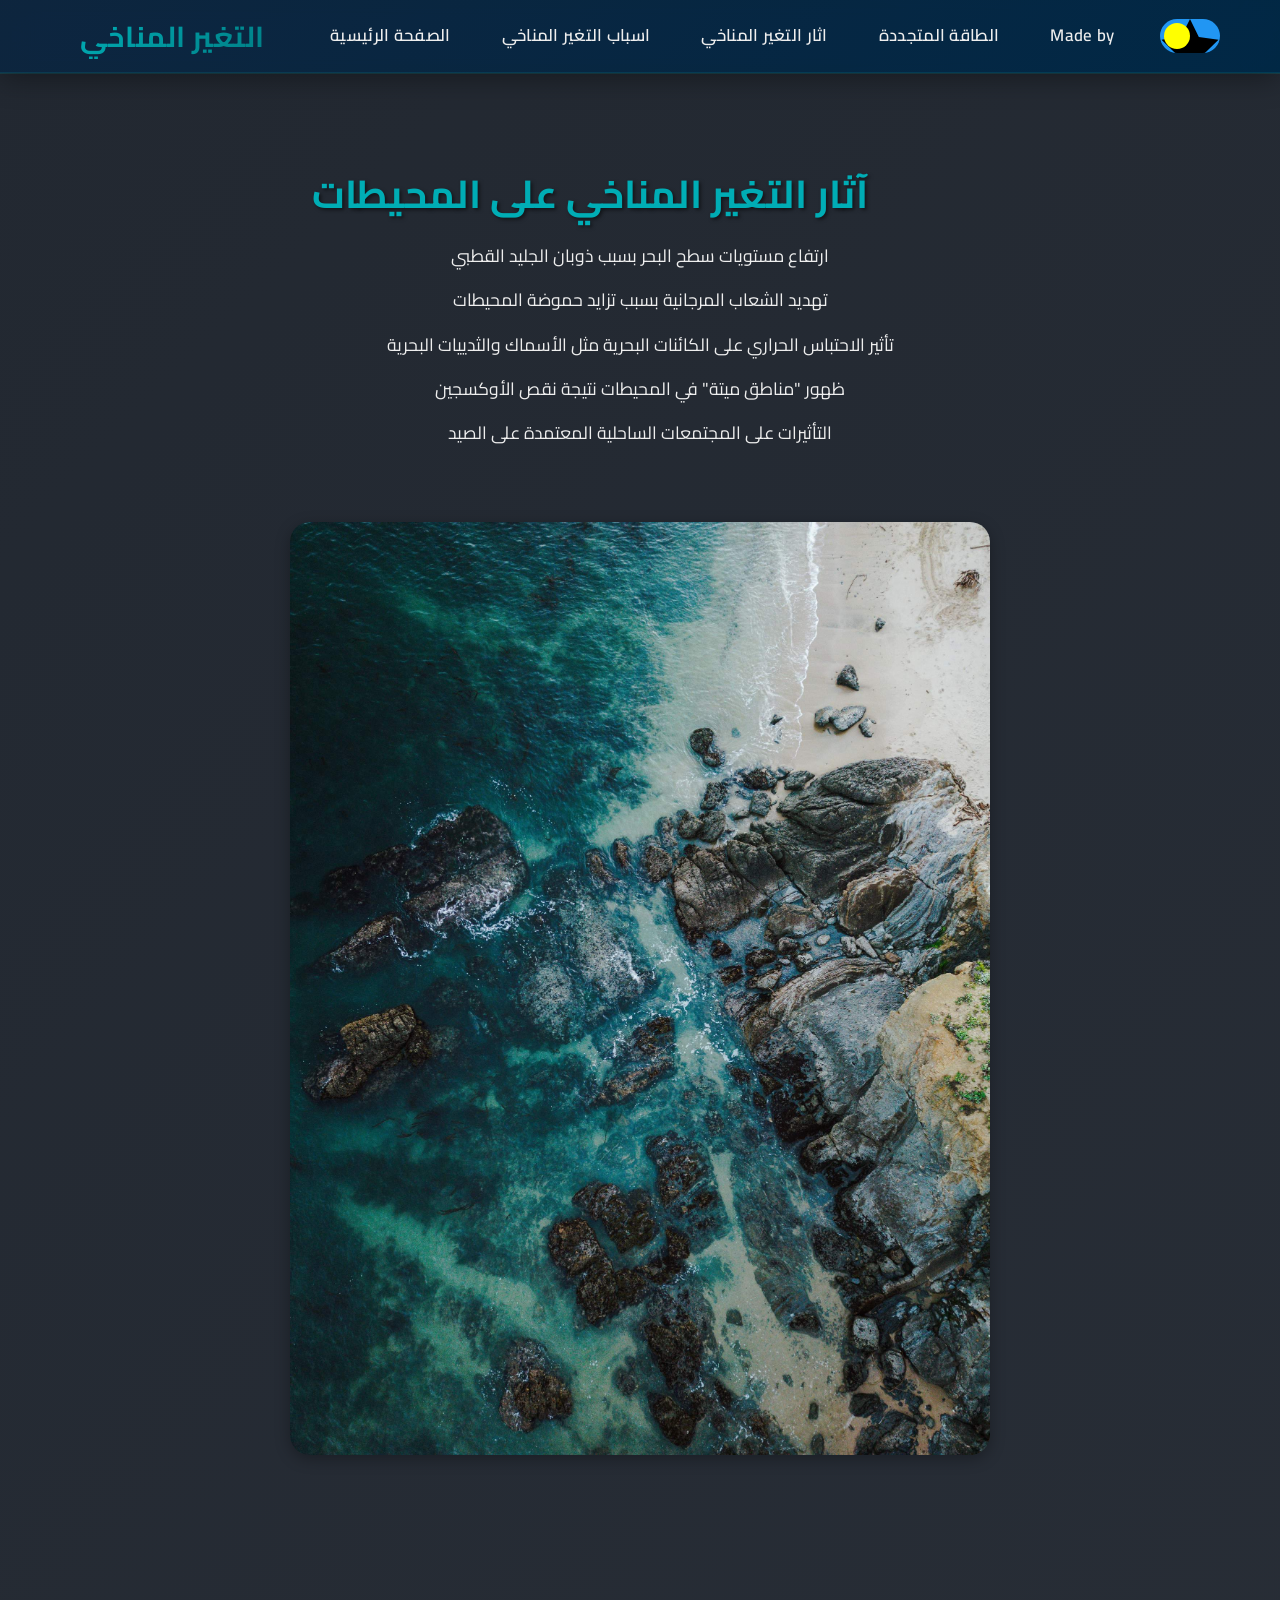
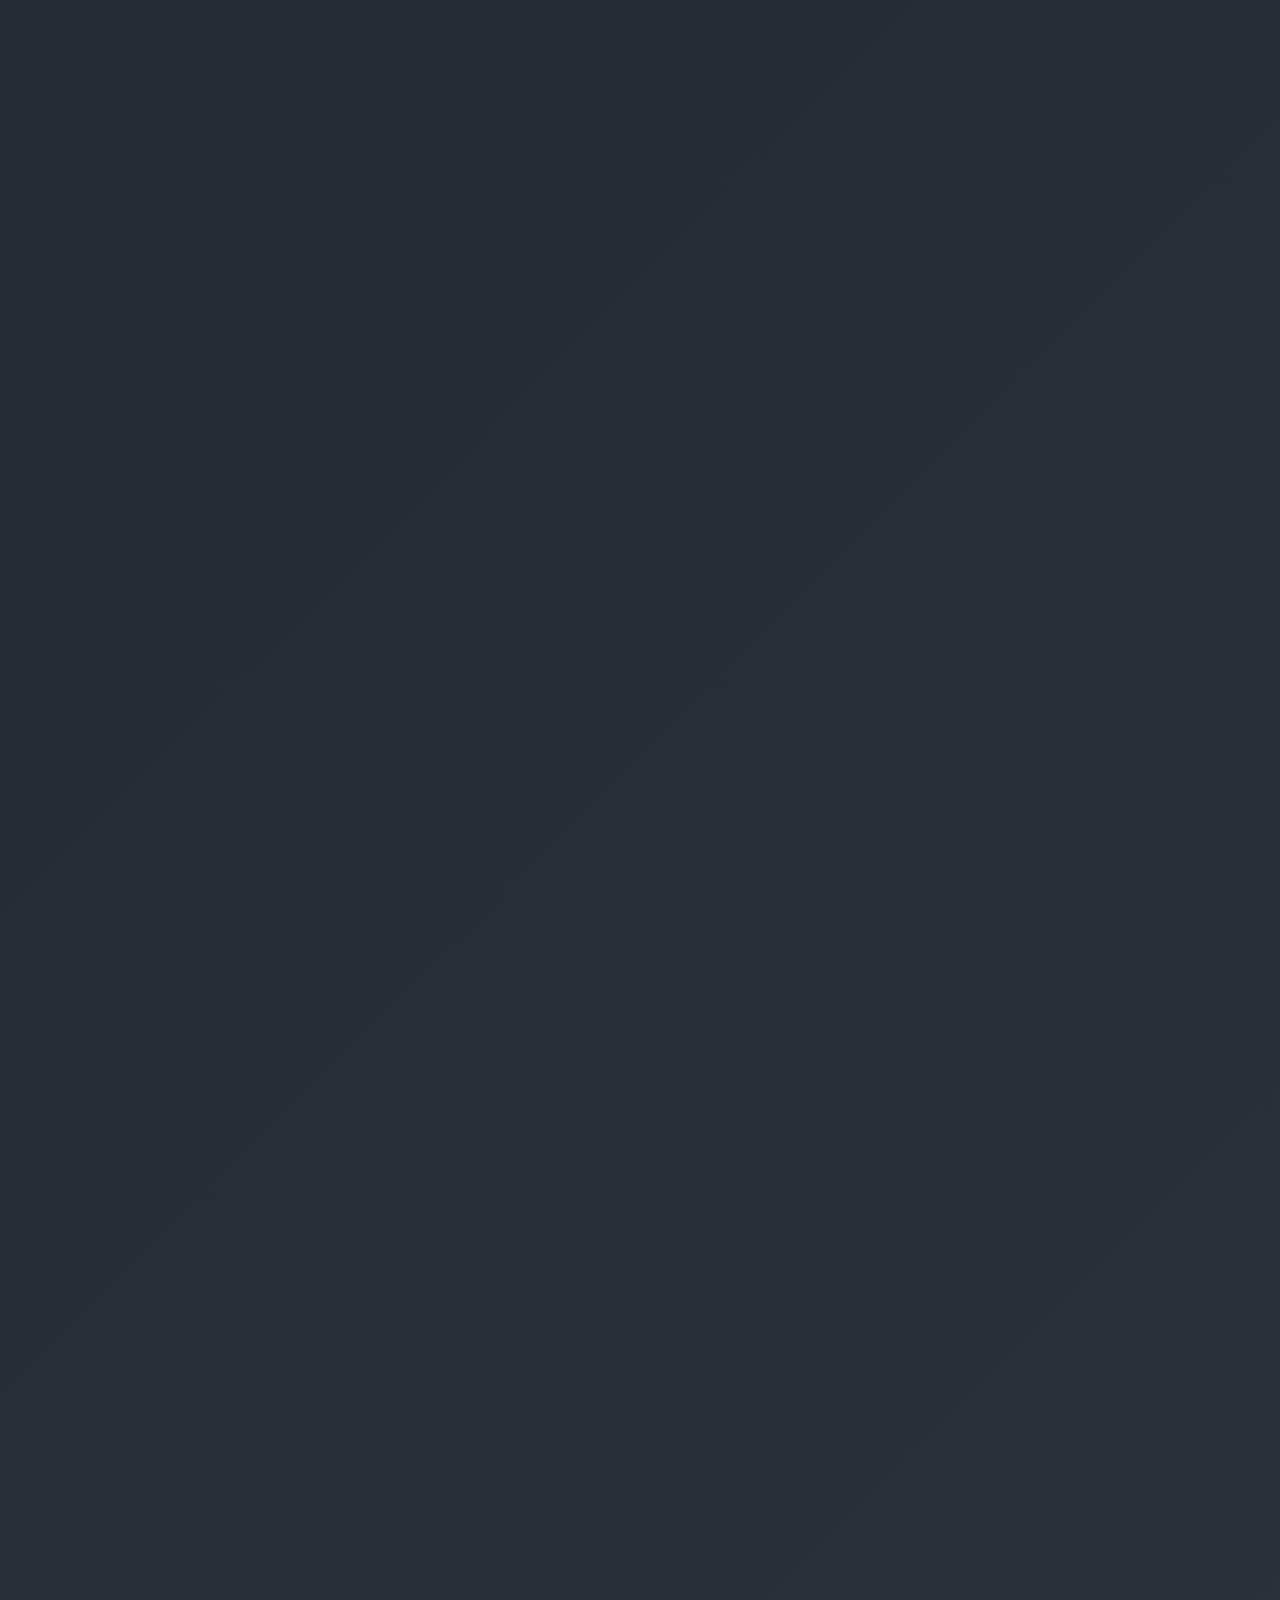
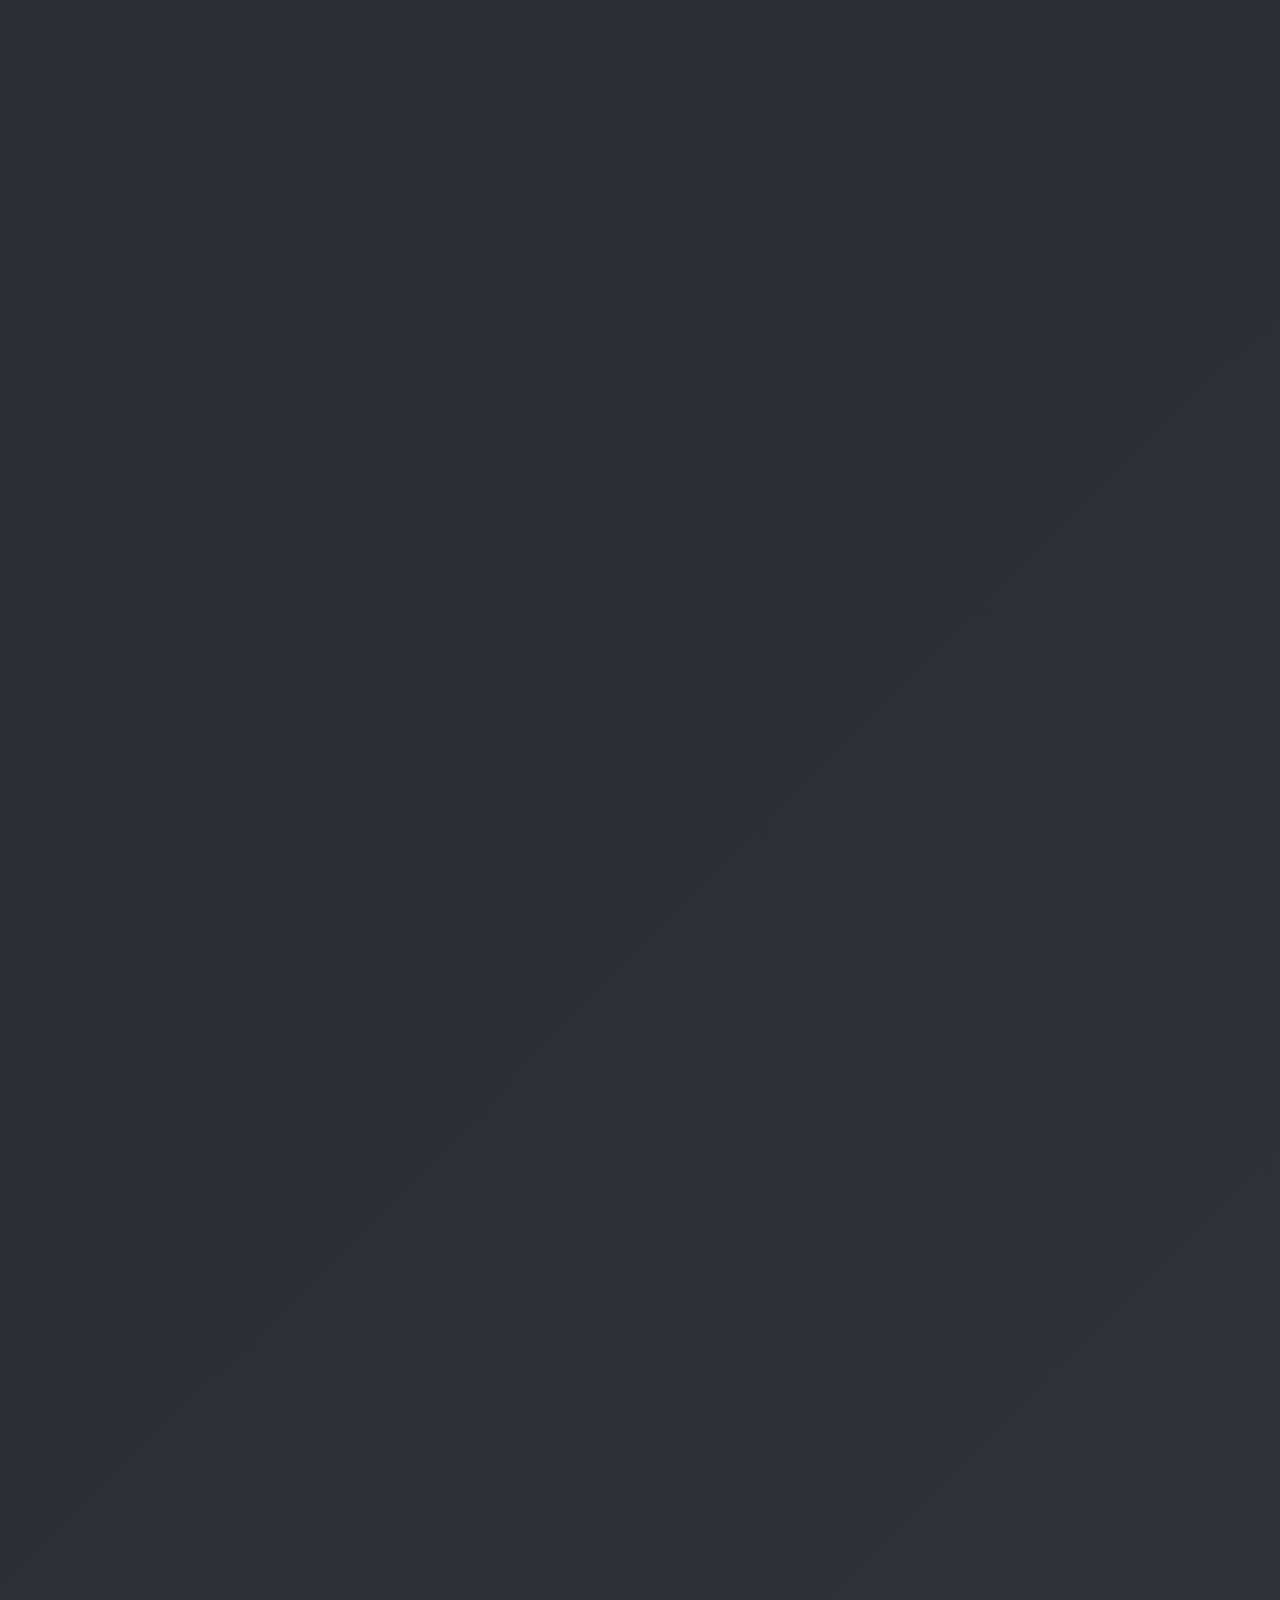
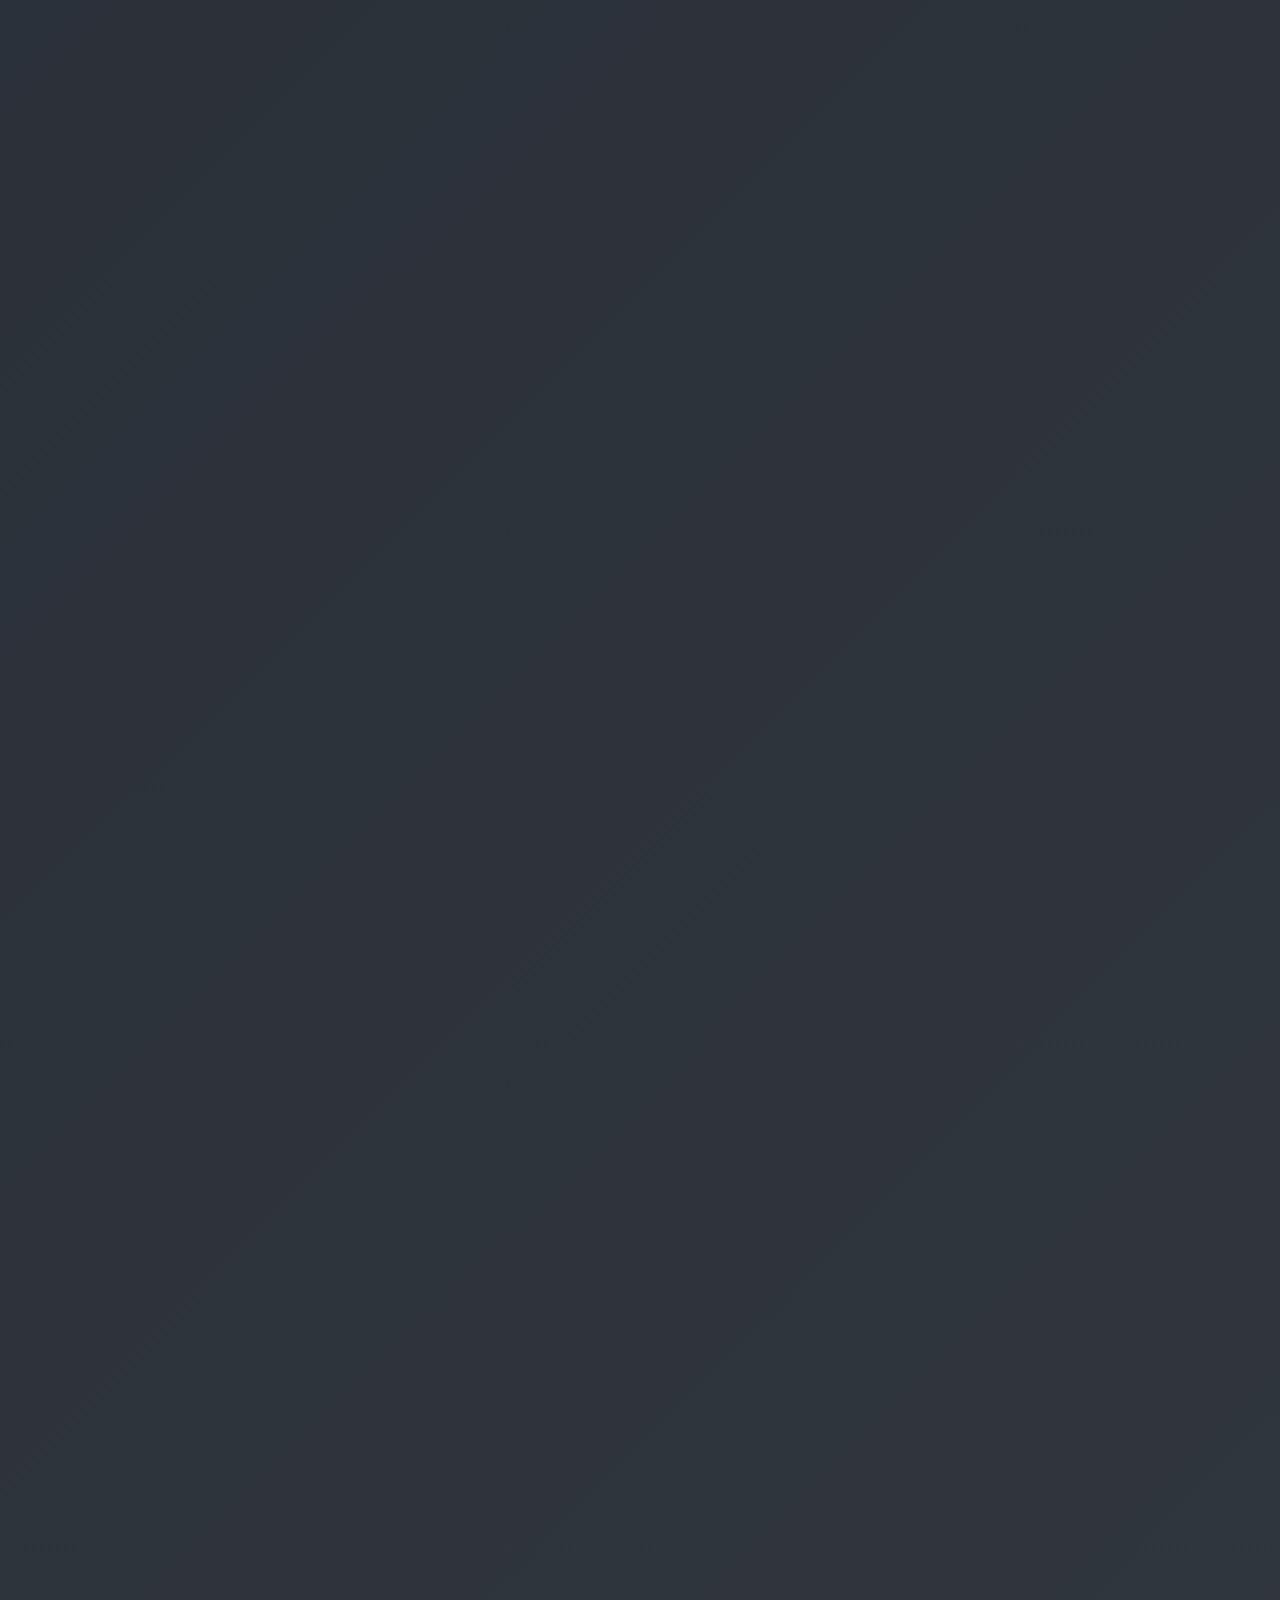
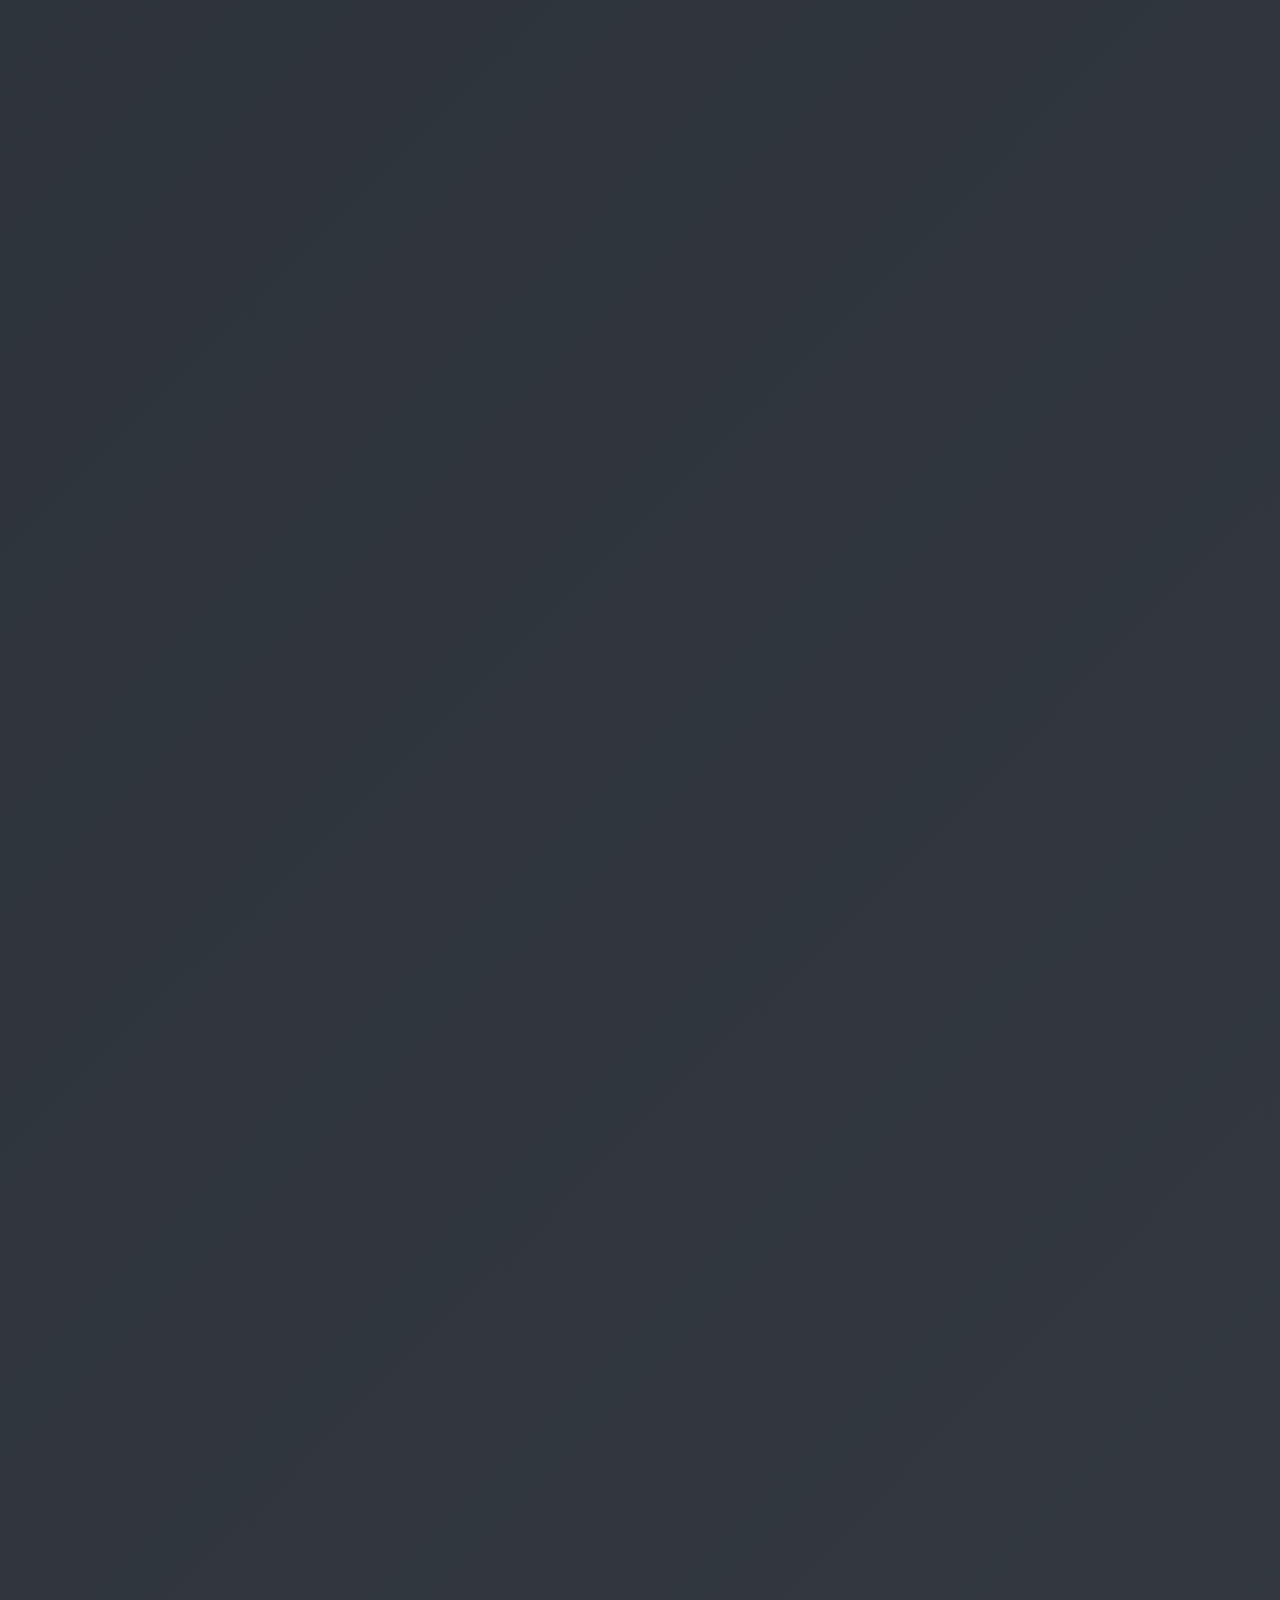
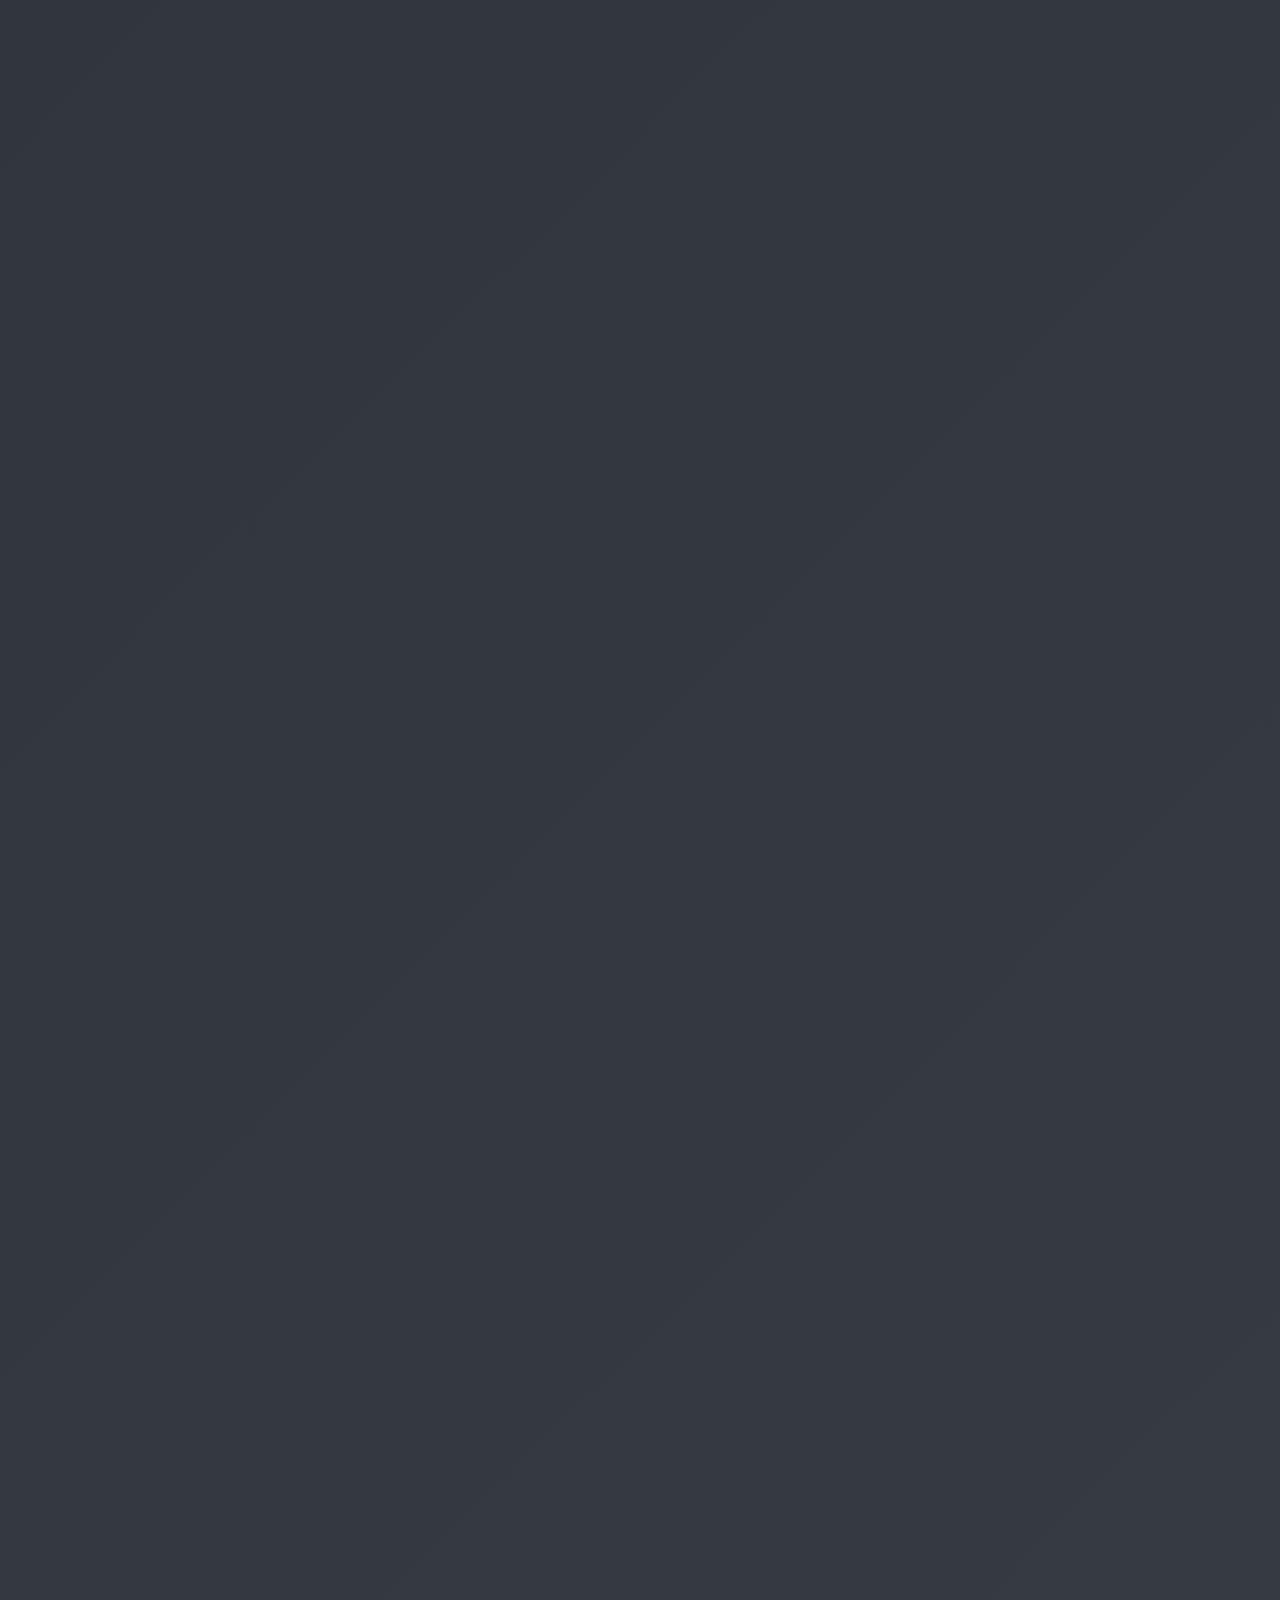
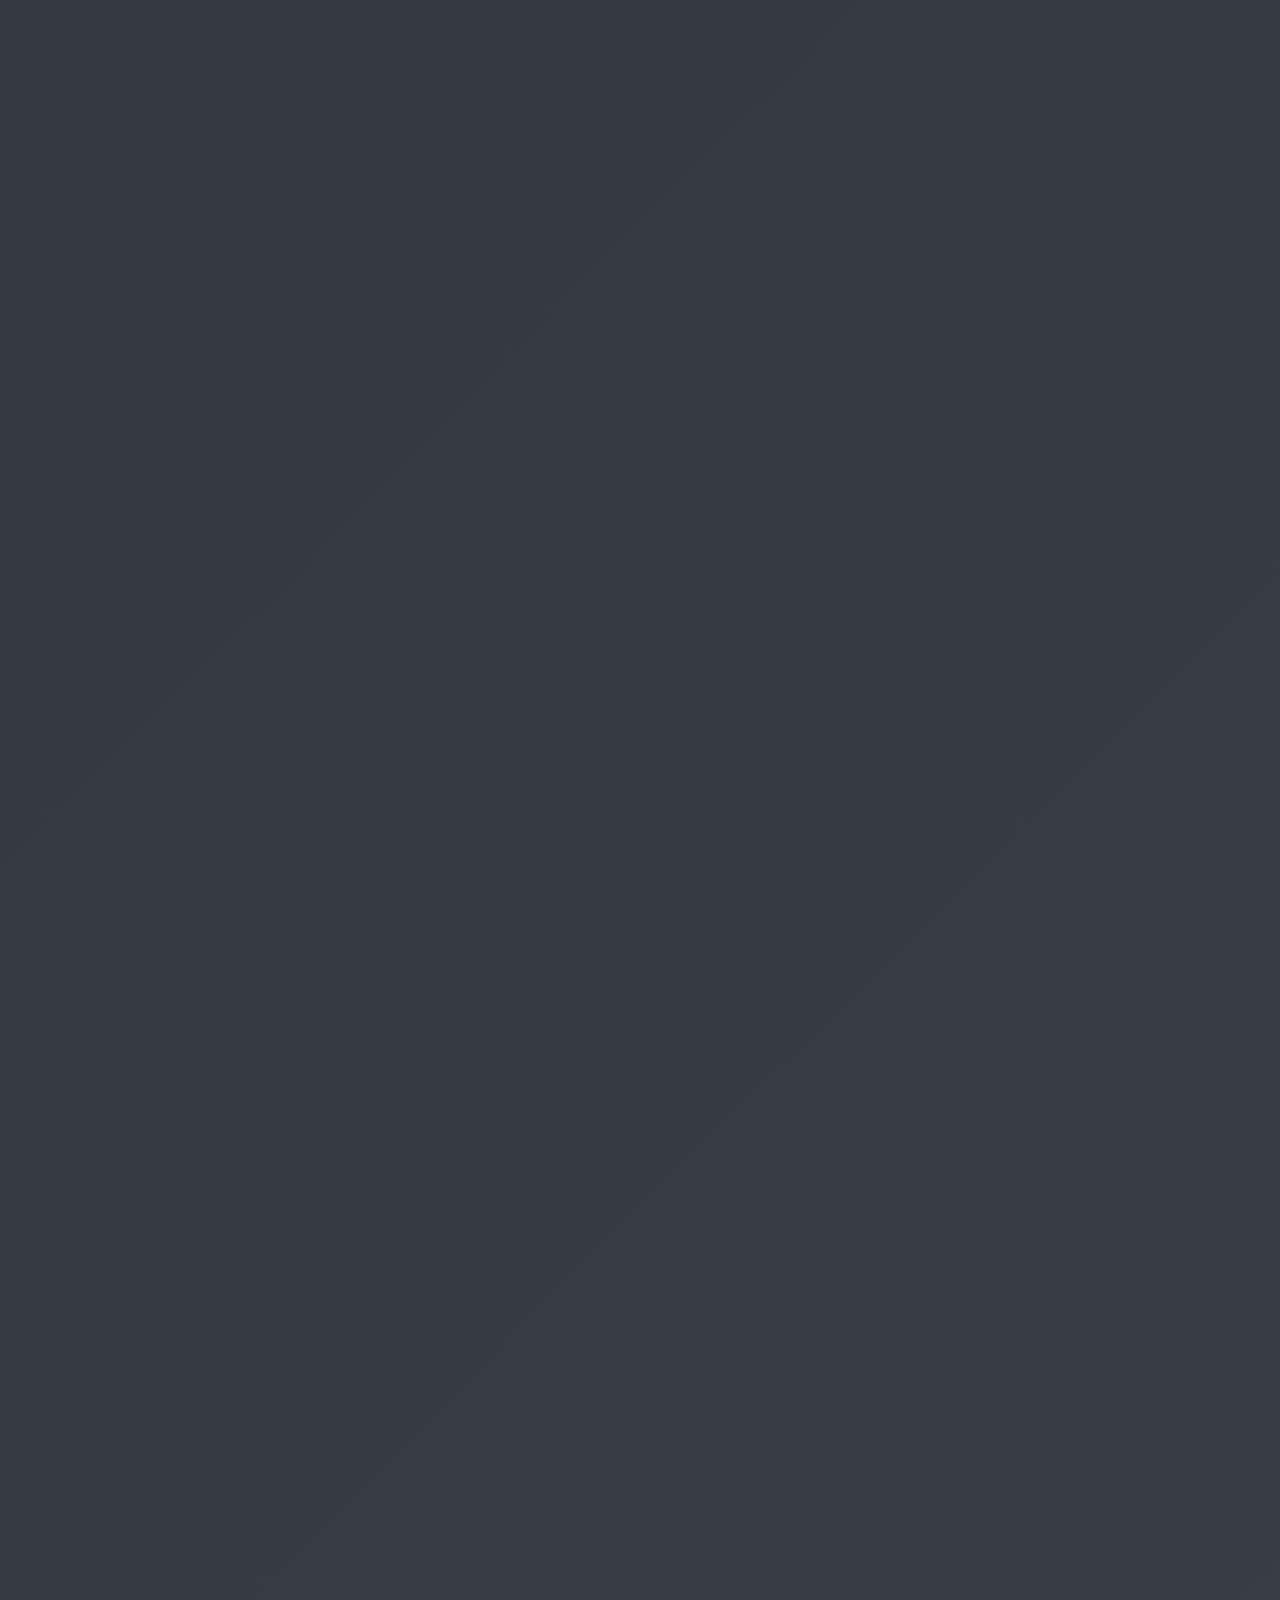
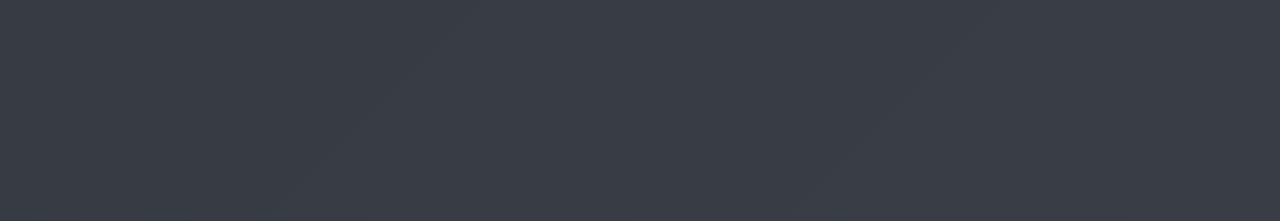
<file: اثار التغير المناخي.html>
<!DOCTYPE html>
<html>

<head>
    <meta charset="UTF-8">
    <meta name="viewport" content="width=device-width, initial-scale=1.0">
    <title>اثار التغير المناخي</title>
    <link rel="stylesheet" href="style.css">
    <link rel="stylesheet" href="https://cdnjs.cloudflare.com/ajax/libs/font-awesome/6.7.2/css/all.min.css"
        integrity="sha512-Evv84Mr4kqVGRNSgIGL/F/aIDqQb7xQ2vcrdIwxfjThSH8CSR7PBEakCr51Ck+w+/U6swU2Im1vVX0SVk9ABhg=="
        crossorigin="anonymous" referrerpolicy="no-referrer" />
</head>

<body>

    <nav class="navbar">
        <div class="container">
            <a href="#" class="logo">التغير المناخي</a>
            <div class="nav-controls">
                <label class="switch">
                    <input id="input" type="checkbox">
                    <div class="slider round">
                        <div class="sun-moon">
                            <svg id="moon-dot-1" class="moon-dot" viewBox="0 0 100 100">
                                <circle cx="50" cy="50" r="50" />
                            </svg>
                            <svg id="moon-dot-2" class="moon-dot" viewBox="0 0 100 100">
                                <circle cx="50" cy="50" r="50" />
                            </svg>
                            <svg id="moon-dot-3" class="moon-dot" viewBox="0 0 100 100">
                                <circle cx="50" cy="50" r="50" />
                            </svg>
                        </div>
                        <div class="stars">
                            <svg id="star-1" class="star" viewBox="0 0 20 20">
                                <path
                                    d="M10 15l-5.878 3.09 1.123-6.545-4.751-4.632 6.561-.955L10 0l2.945 5.959 6.561.955-4.751 4.632 1.123 6.545z" />
                            </svg>
                            <svg id="star-2" class="star" viewBox="0 0 20 20">
                                <path
                                    d="M10 15l-5.878 3.09 1.123-6.545-4.751-4.632 6.561-.955L10 0l2.945 5.959 6.561.955-4.751 4.632 1.123 6.545z" />
                            </svg>
                            <svg id="star-3" class="star" viewBox="0 0 20 20">
                                <path
                                    d="M10 15l-5.878 3.09 1.123-6.545-4.751-4.632 6.561-.955L10 0l2.945 5.959 6.561.955-4.751 4.632 1.123 6.545z" />
                            </svg>
                            <svg id="star-4" class="star" viewBox="0 0 20 20">
                                <path
                                    d="M10 15l-5.878 3.09 1.123-6.545-4.751-4.632 6.561-.955L10 0l2.945 5.959 6.561.955-4.751 4.632 1.123 6.545z" />
                            </svg>
                        </div>
                    </div>
                </label>
                <button class="menu-toggle" aria-label="Toggle navigation">
                    ☰
                </button>
            </div>

            <ul class="nav-links">

                <li><a href="index.html">الصفحة الرئيسية</a></li>
                <li><a href="اسباب التغير المناخي.html"> اسباب التغير المناخي</a></li>
                <li><a href="اثار التغير المناخي.html"> اثار التغير المناخي</a></li>
                <li><a href="الطاقة المتجددة.html">الطاقة المتجددة</a></li>
                <li><a href="made by.html"> Made by</a></li>


            </ul>
    </nav>
    <br>
    <br>
    <h1> آثار التغير المناخي على المحيطات</h1>
    <p>ارتفاع مستويات سطح البحر بسبب ذوبان الجليد القطبي</p>
    <p>تهديد الشعاب المرجانية بسبب تزايد حموضة المحيطات</p>
    <p>تأثير الاحتباس الحراري على الكائنات البحرية مثل الأسماك والثدييات البحرية</p>
    <p>ظهور "مناطق ميتة" في المحيطات نتيجة نقص الأوكسجين</p>
    <p>التأثيرات على المجتمعات الساحلية المعتمدة على الصيد</p>
    <br>
    <img src="صور/اثار 1.jpg" alt="">
    <br>
    <br>
    <br>

    <h1>تأثير التغير المناخي على الزراعة والأمن الغذائي</h1>
    <p>زيادة الجفاف وندرة المياه مما يهدد المحاصيل</p>
    <p>تغير أنماط سقوط الأمطار وتأثيرها على الزراعة</p>
    <p>انتشار الآفات والأمراض الزراعية بسبب ارتفاع درجات الحرارة</p>
    <p>التأثير على إنتاج المحاصيل الأساسية مثل القمح والأرز</p>
    <p>تهديد الأمن الغذائي وزيادة معدلات الجوع عالميًا</p>
    <br>
    <img src="صور/اثار 2.jpg" alt="">
    <br>
    <br>
    <br>

    <h1> التأثير على الصحة العامة</h1>
    <p>زيادة انتشار الأمراض مثل الملاريا وحمى الضنك نتيجة لتغير المناخ</p>
    <p>تأثير تلوث الهواء الناجم عن تغير المناخ على صحة الجهاز التنفسي</p>
    <p>زيادة موجات الحر وتأثيرها على صحة كبار السن والأطفال</p>
    <p>سوء التغذية الناتج عن انخفاض إنتاج الغذاء</p>
    <p>الكوارث الطبيعية وتأثيرها النفسي على السكان</p>
    <br>
    <img src="صور/اثار 3.jpg" alt="">
    <br>
    <br>
    <br>

    <h1>الكوارث الطبيعية المتزايدة</h1>
    <p>زيادة تكرار وشدة الأعاصير والفيضانات</p>
    <p>حرائق الغابات المتزايدة في أماكن مثل أستراليا وكاليفورنيا</p>
    <p>موجات الجفاف الطويلة والتصحر</p>
    <p>التأثير على المناطق الساحلية بسبب العواصف والفيضانات</p>
    <p>النزوح السكاني بسبب الكوارث الطبيعية</p>
    <br>
    <img src="صور/اثار 4.jpg" alt="">
    <br>
    <br>
    <br>

    <h1> الآثار الاقتصادية لتغير المناخ</h1>
    <p>خسائر اقتصادية هائلة بسبب الكوارث الطبيعية</p>
    <p>التأثير على قطاعات مثل السياحة والزراعة</p>
    <p>زيادة تكاليف التأمين بسبب ارتفاع معدلات المخاطر</p>
    <p>تكاليف التكيف مع تغير المناخ مثل بناء سدود للحماية من الفيضانات</p>
    <p>التأثير على الفئات الفقيرة التي تعتمد على الموارد الطبيعية</p>
    <br>
    <img src="صور/اثار 5.jpg" alt="">
    <br>
    <br>
    <br>

    <h1>تأثير التغير المناخي على التنوع البيولوجي</h1>
    <p>انقراض الأنواع بسبب فقدان موائلها الطبيعية</p>
    <p>اضطراب الأنظمة البيئية وتغير سلاسل الغذاء</p>
    <p>هجرة الكائنات الحية بحثاً عن بيئات مناسبة</p>
    <p>تأثير التغير المناخي على الغابات المطيرة والتندرا القطبية</p>
    <p>تهديد الأنواع البحرية مثل الدب القطبي والسلاحف البحرية</p>
    <br>
    <img src="صور/اثار 6.jpg" alt="">
    <br>
    <br>
    <br>

    <h1>دور الإنسان في التخفيف والتكيف مع تغير المناخ</h1>
    <p>أهمية استخدام مصادر الطاقة المتجددة مثل الشمس والرياح</p>
    <p>إعادة التشجير ودورها في تقليل ثاني أكسيد الكربون</p>
    <p>تحسين كفاءة الطاقة في المباني والصناعات</p>
    <p>تعزيز التعاون الدولي للحد من انبعاثات الكربون</p>
    <p>الابتكار في التقنيات الخضراء والوعي البيئي</p>
    <br>
    <img src="صور/اثار 7.jpg" alt="">
    <br>
    <br>
    <br>

    <h1>التغير المناخي والهجرة السكانية</h1>
    <p>النزوح بسبب ارتفاع منسوب البحار</p>
    <p>التصحر ودفع السكان إلى البحث عن أماكن جديدة</p>
    <p>تأثير الكوارث الطبيعية على حركة السكان</p>
    <p>زيادة اللاجئين المناخيين ودور الحكومات في استيعابهم</p>
    <p>التأثير على البنية التحتية في الدول المستضيفة</p>
    <br>
    <img src="صور/اثار 8.jpg" alt="">
    <br>
    <br>
    <br>

    <h1> التغير المناخي وتأثيره على الموارد المائية</h1>
    <p>تناقص موارد المياه العذبة بسبب الجفاف وارتفاع درجات الحرارة</p>
    <p>زيادة ملوحة المياه الجوفية نتيجة ارتفاع مستوى سطح البحر</p>
    <p>تأثير ذوبان الجليد والأنهار الجليدية على إمدادات المياه في المناطق الجبلية</p>
    <p>انخفاض كميات الأمطار في بعض المناطق وزيادتها بشكل مفرط في مناطق أخرى</p>
    <p>الأزمات الناتجة عن الصراع على الموارد المائية بين الدول</p>
    <br>
    <img src="صور/اثار 9.jpg" alt="">
    <br>
    <br>
    <br>

    <h1>تأثير التغير المناخي على الحياة اليومية والمجتمعات</h1>
    <p>تغير أنماط الحياة بسبب ارتفاع درجات الحرارة، مثل تقليل الأنشطة الخارجية</p>
    <p>التأثير على نمط العمل والزراعة بسبب تغير الفصول</p>
    <p>تهديد البنية التحتية مثل الطرق والجسور نتيجة الكوارث الطبيعية</p>
    <p>تزايد الفقر في المناطق الأكثر عرضة للتغير المناخي</p>
    <p>ظهور حركات اجتماعية ومنظمات تدعو للعدالة المناخية</p>
    <br>
    <img src="صور/اثار 10.jpg" alt="">
    <br>
    <br>
    <br>


    <button id="backToTop" title="Go to top">⬆</button>
    <script src="script.js" defer></script>

</body>

</html>
</file>
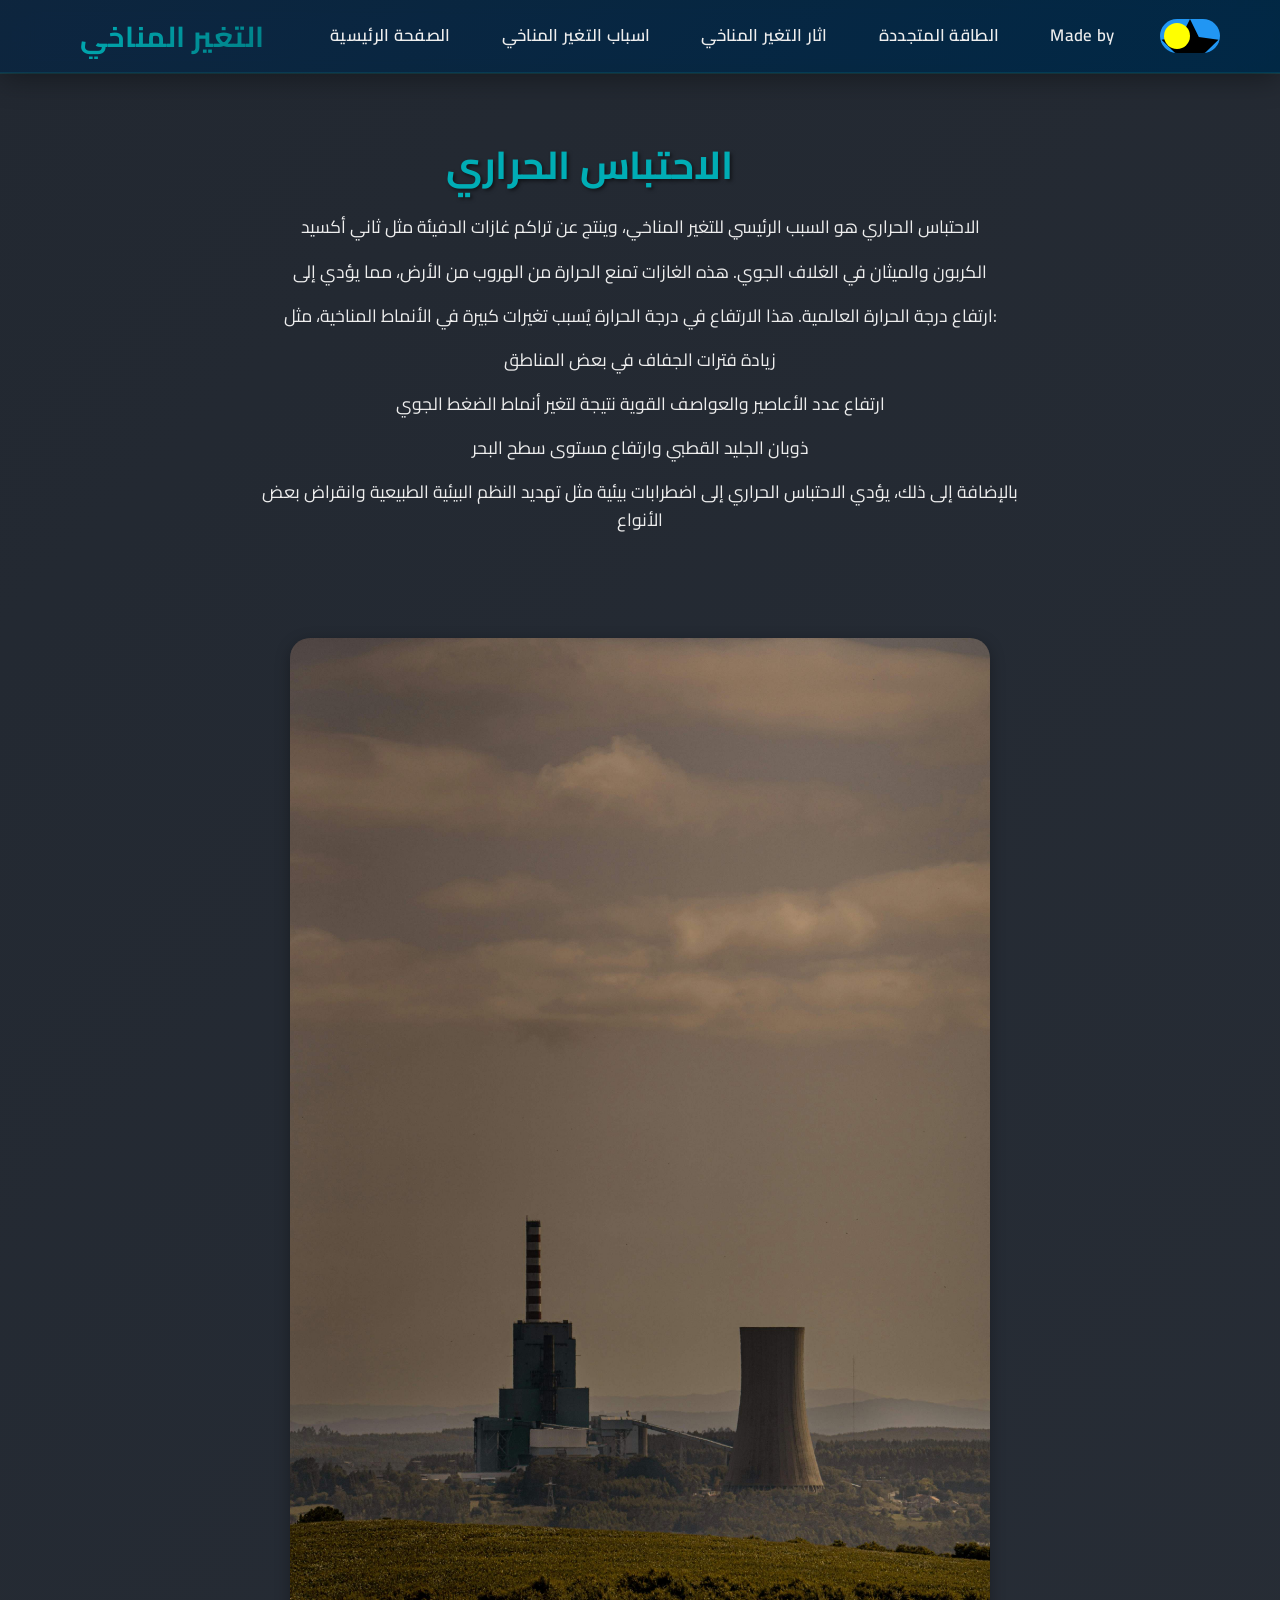
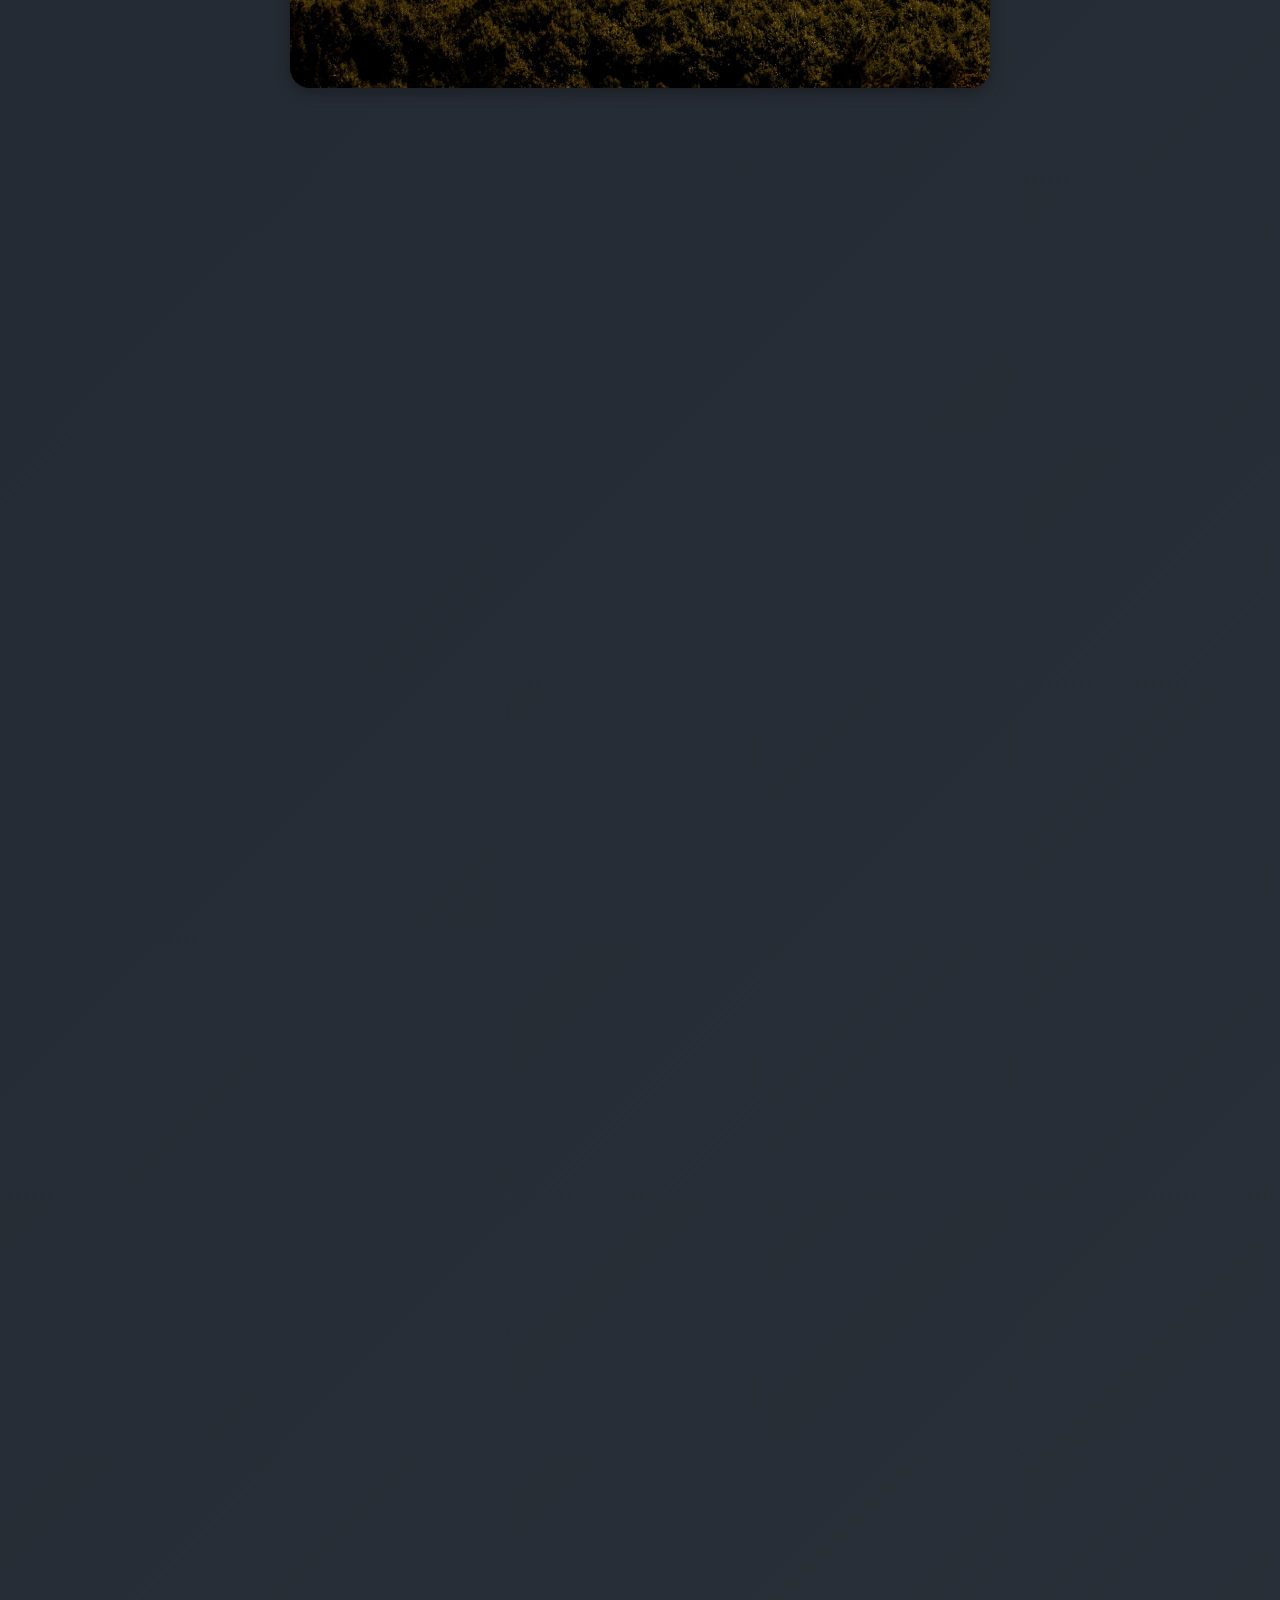
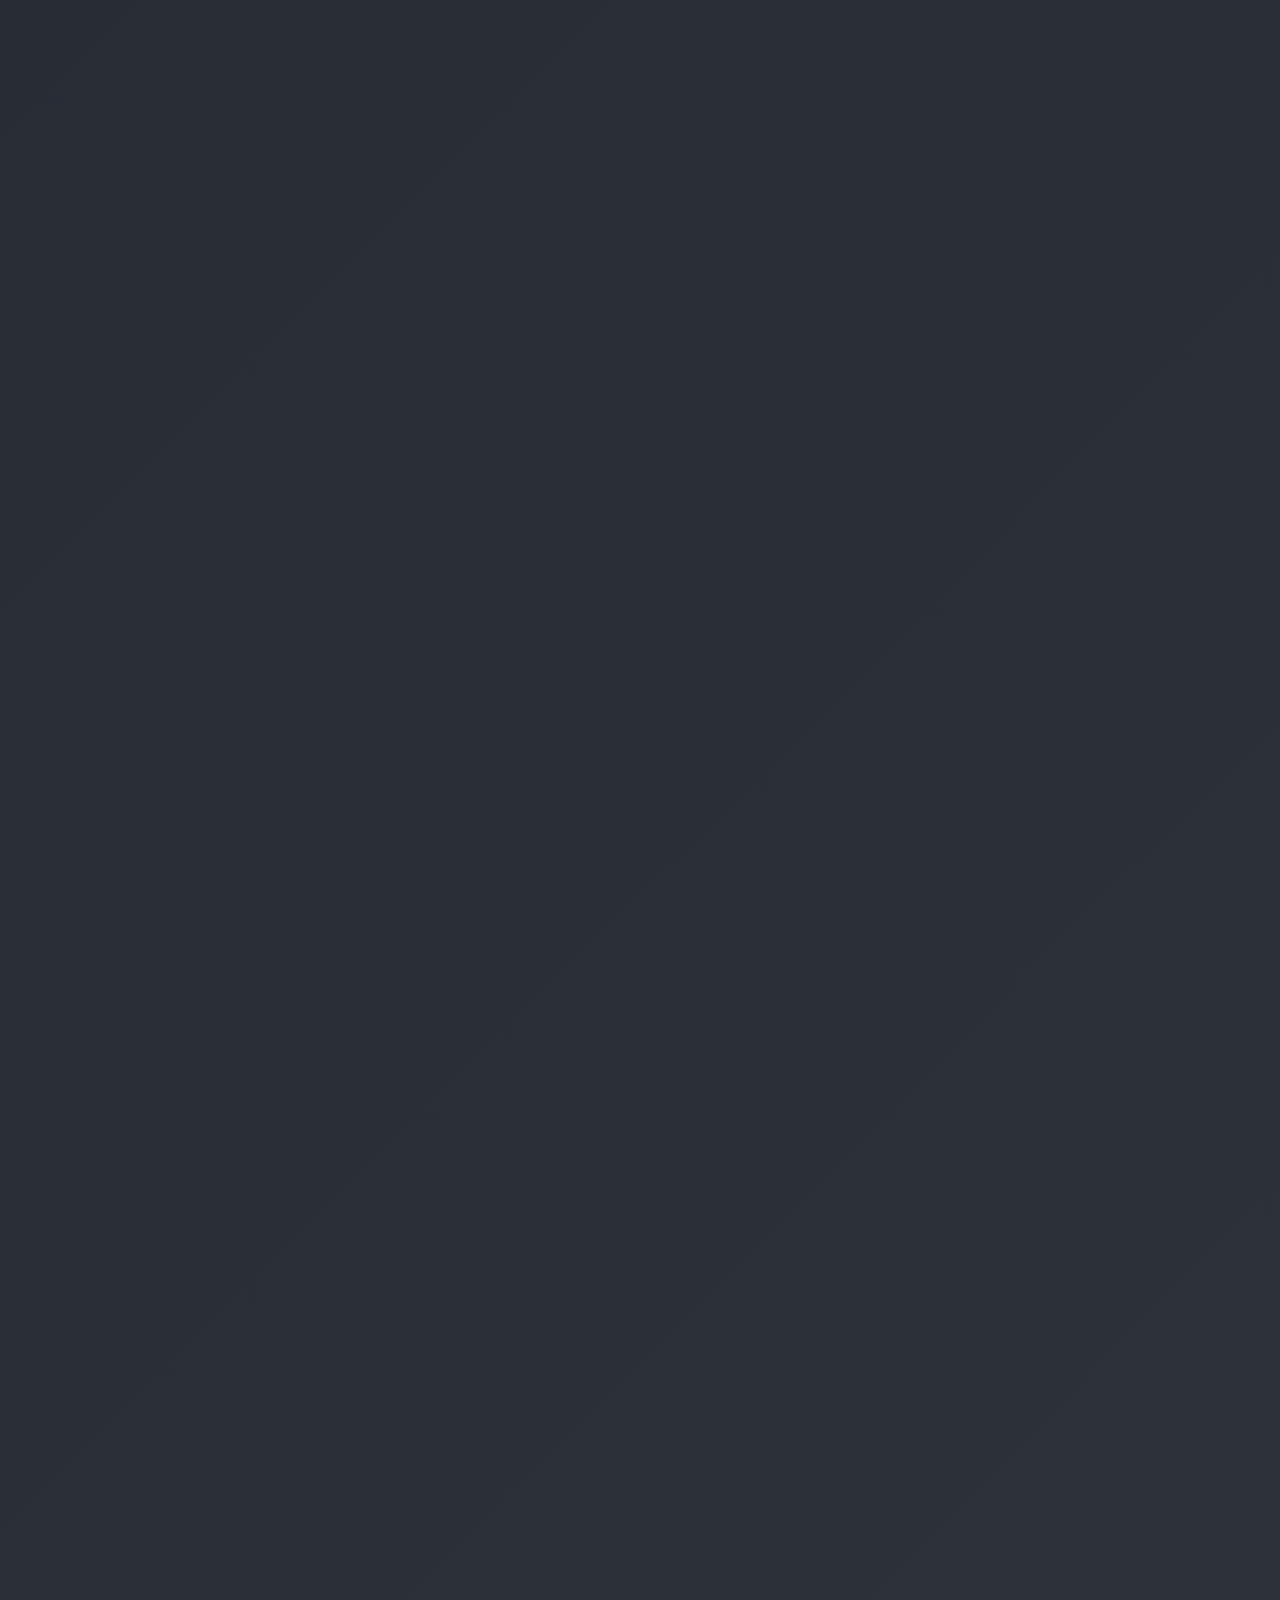
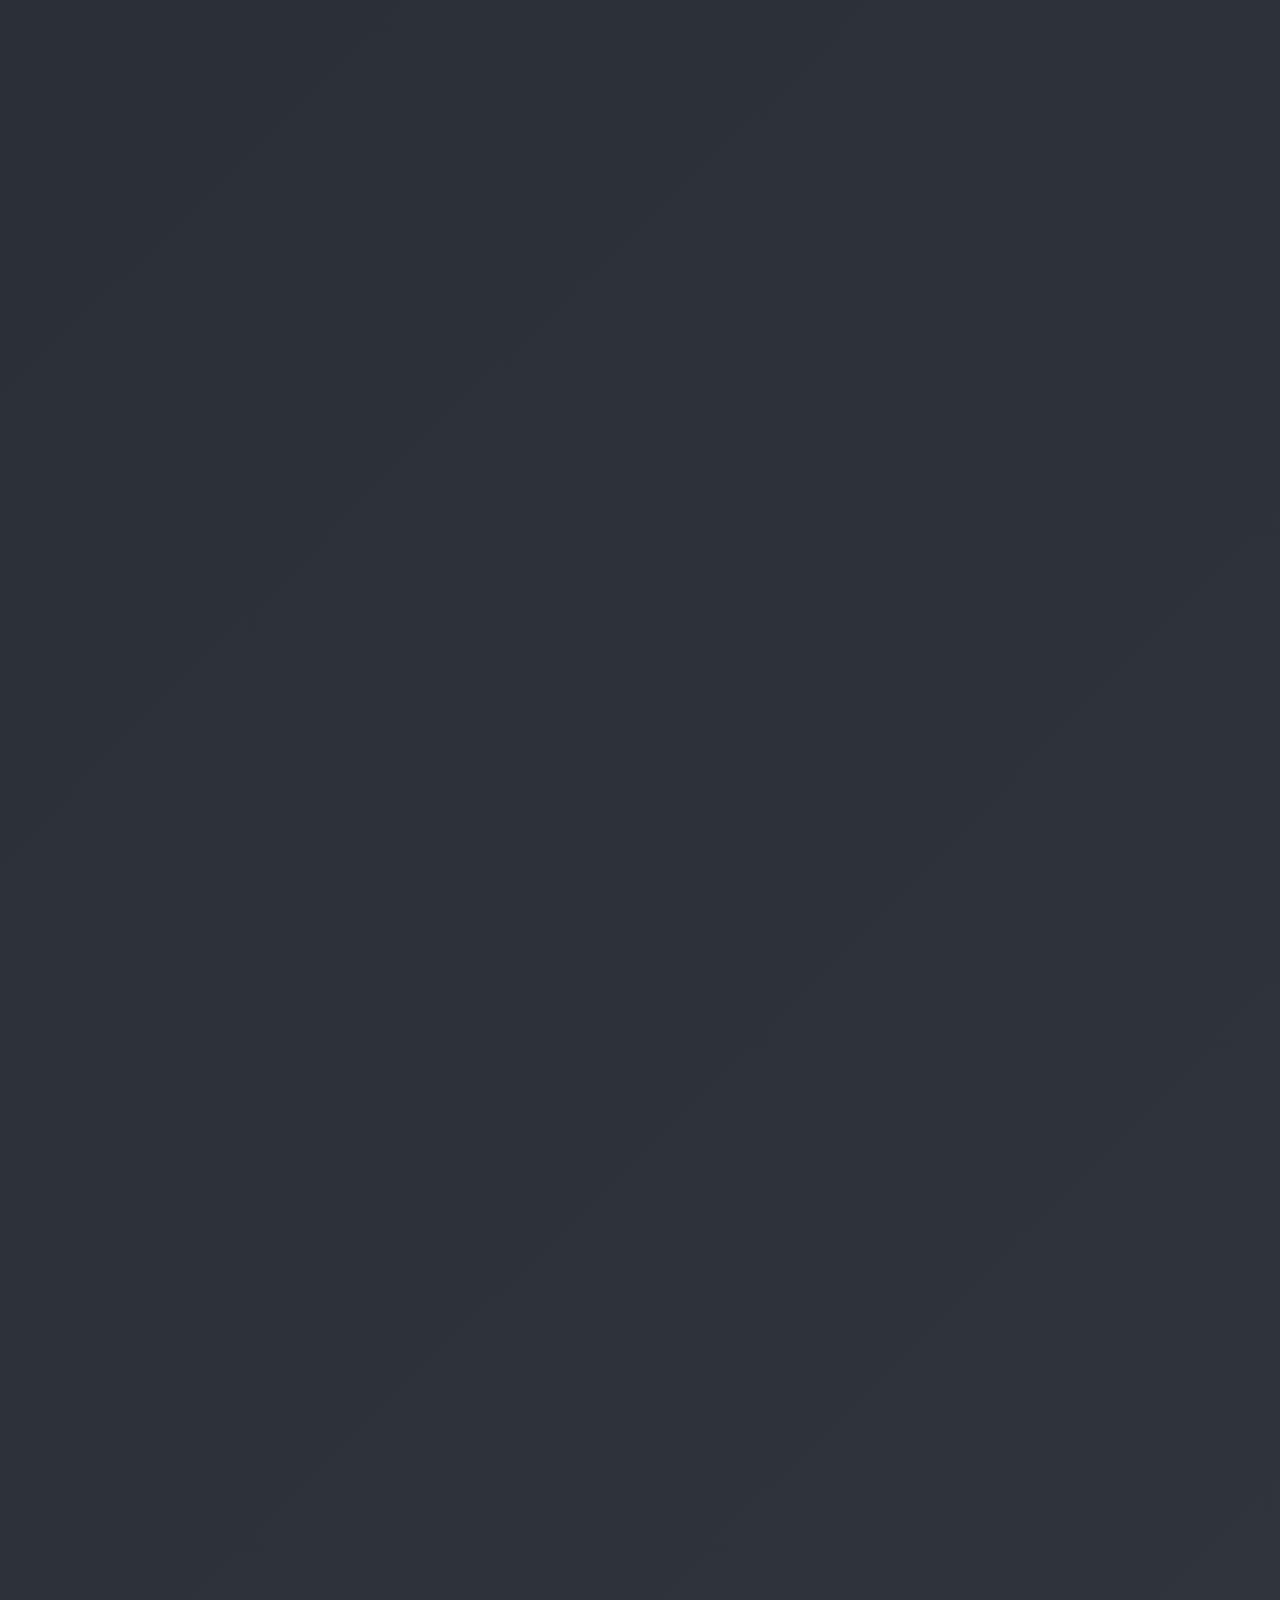
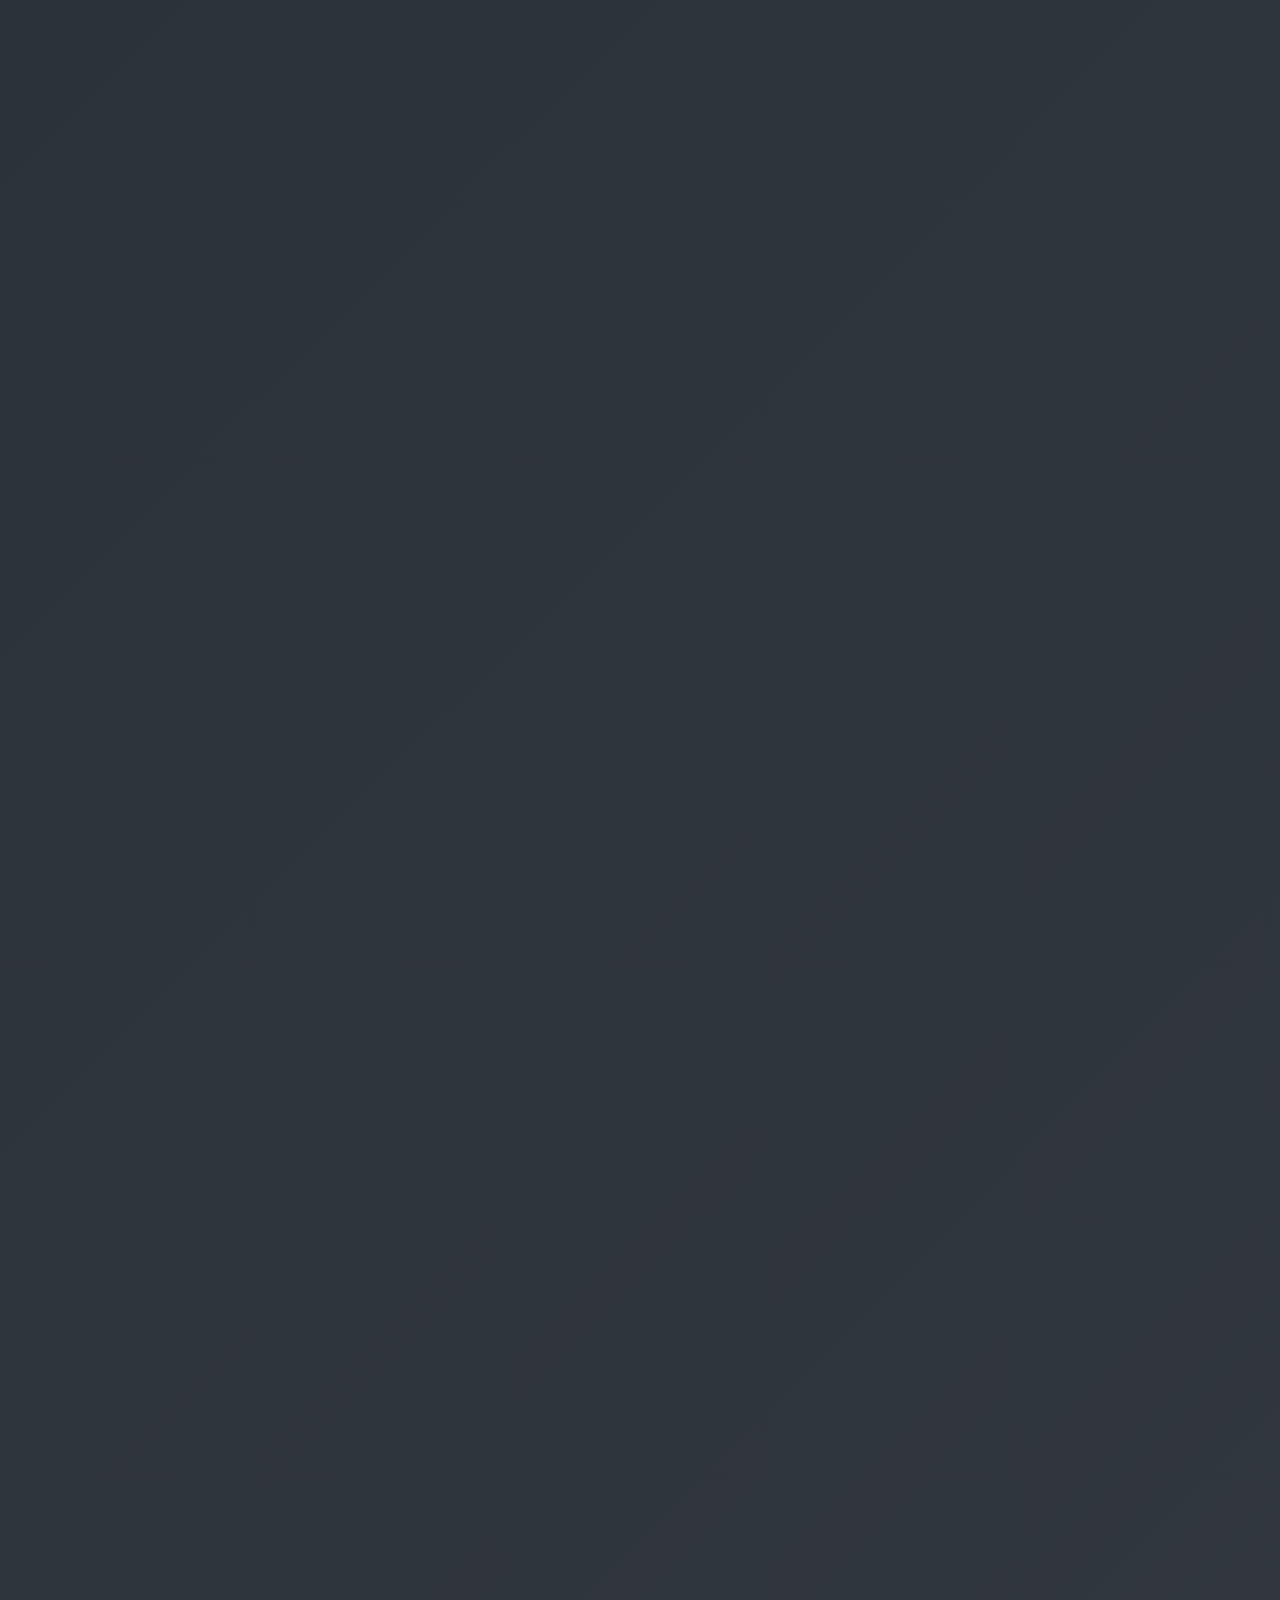
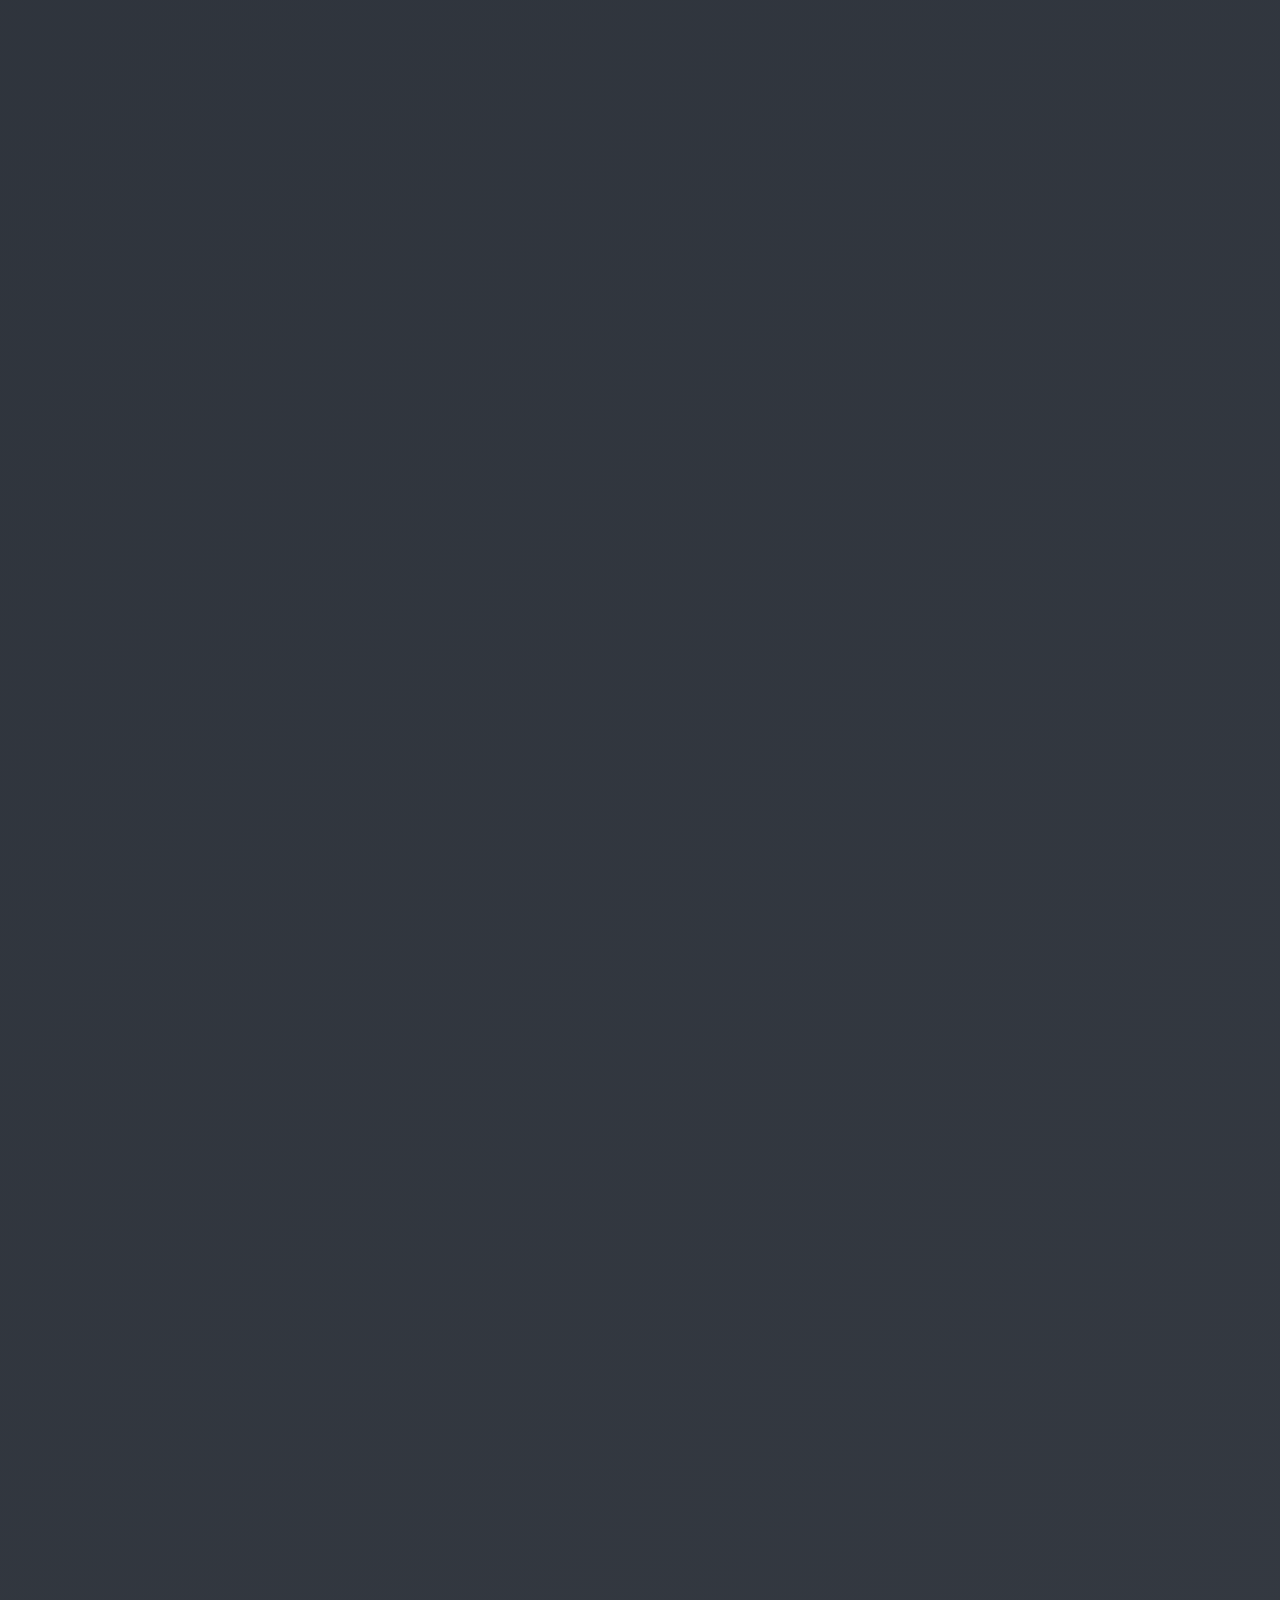
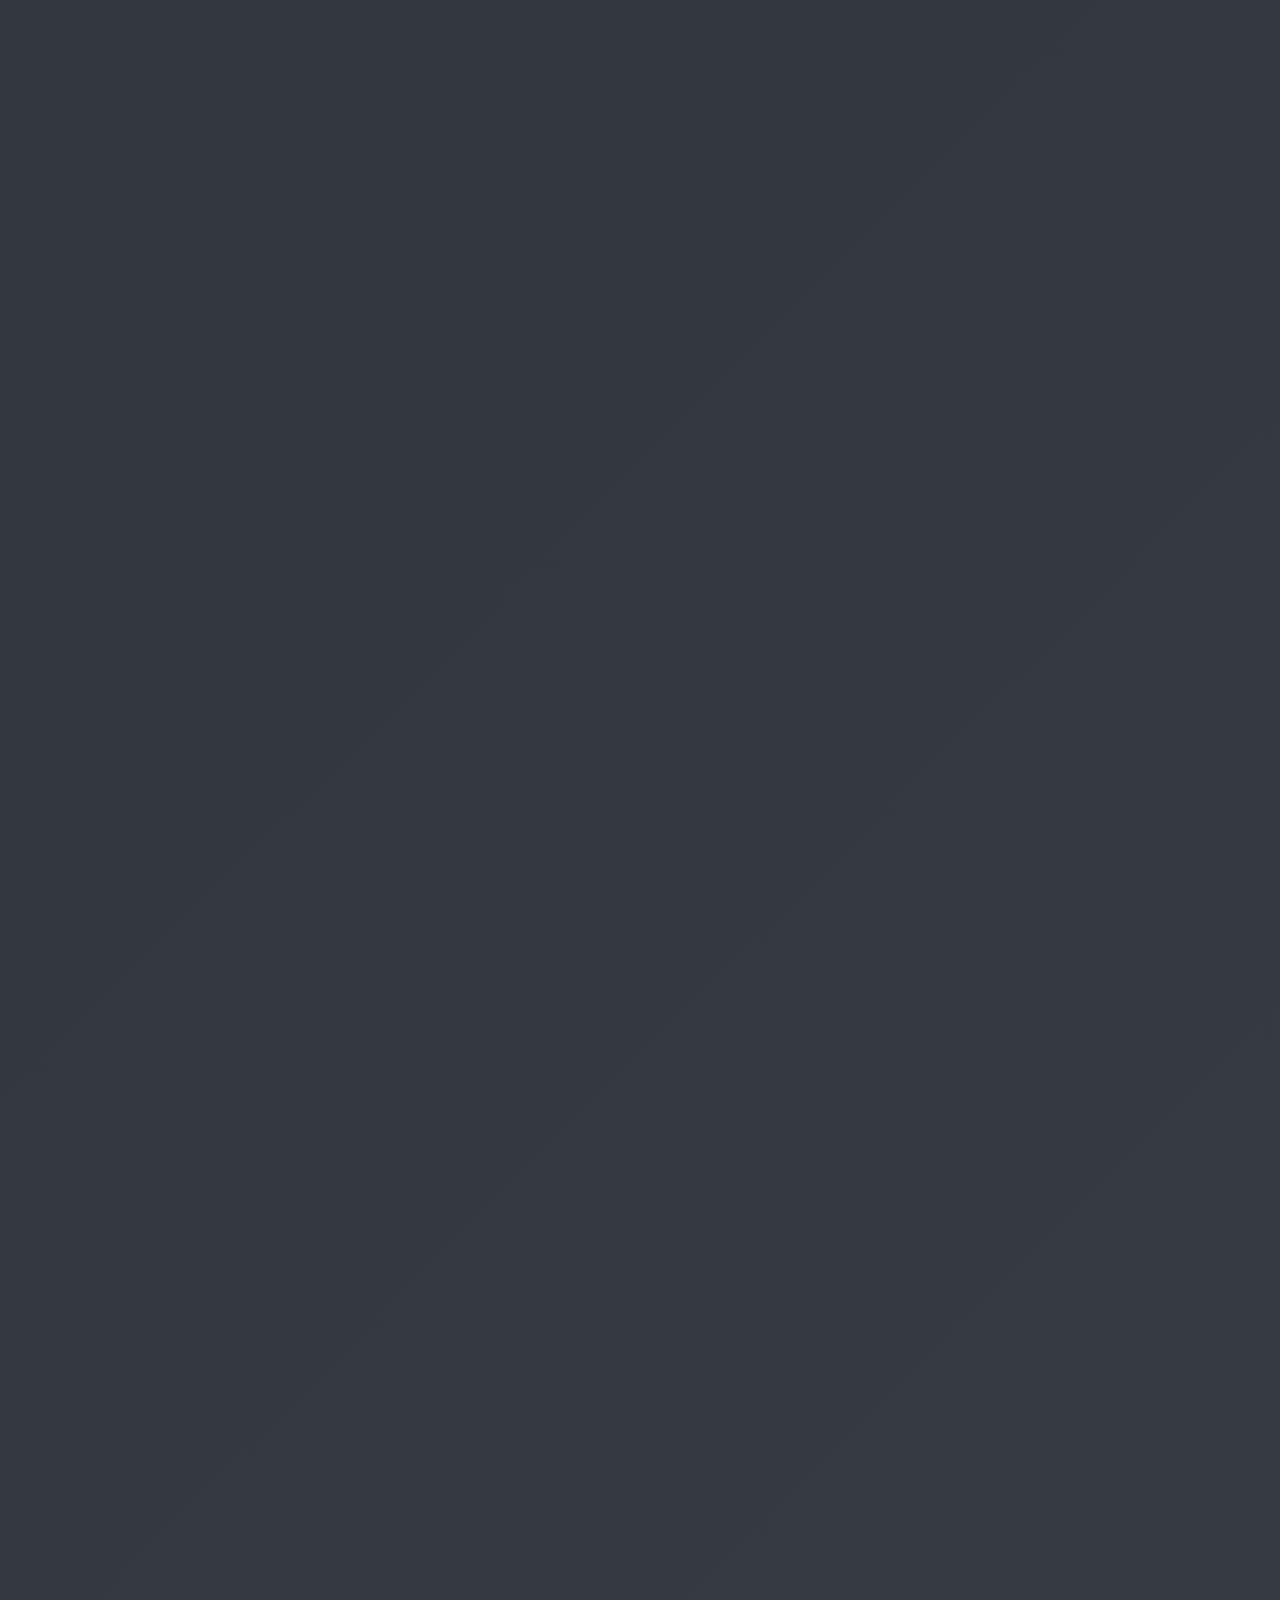
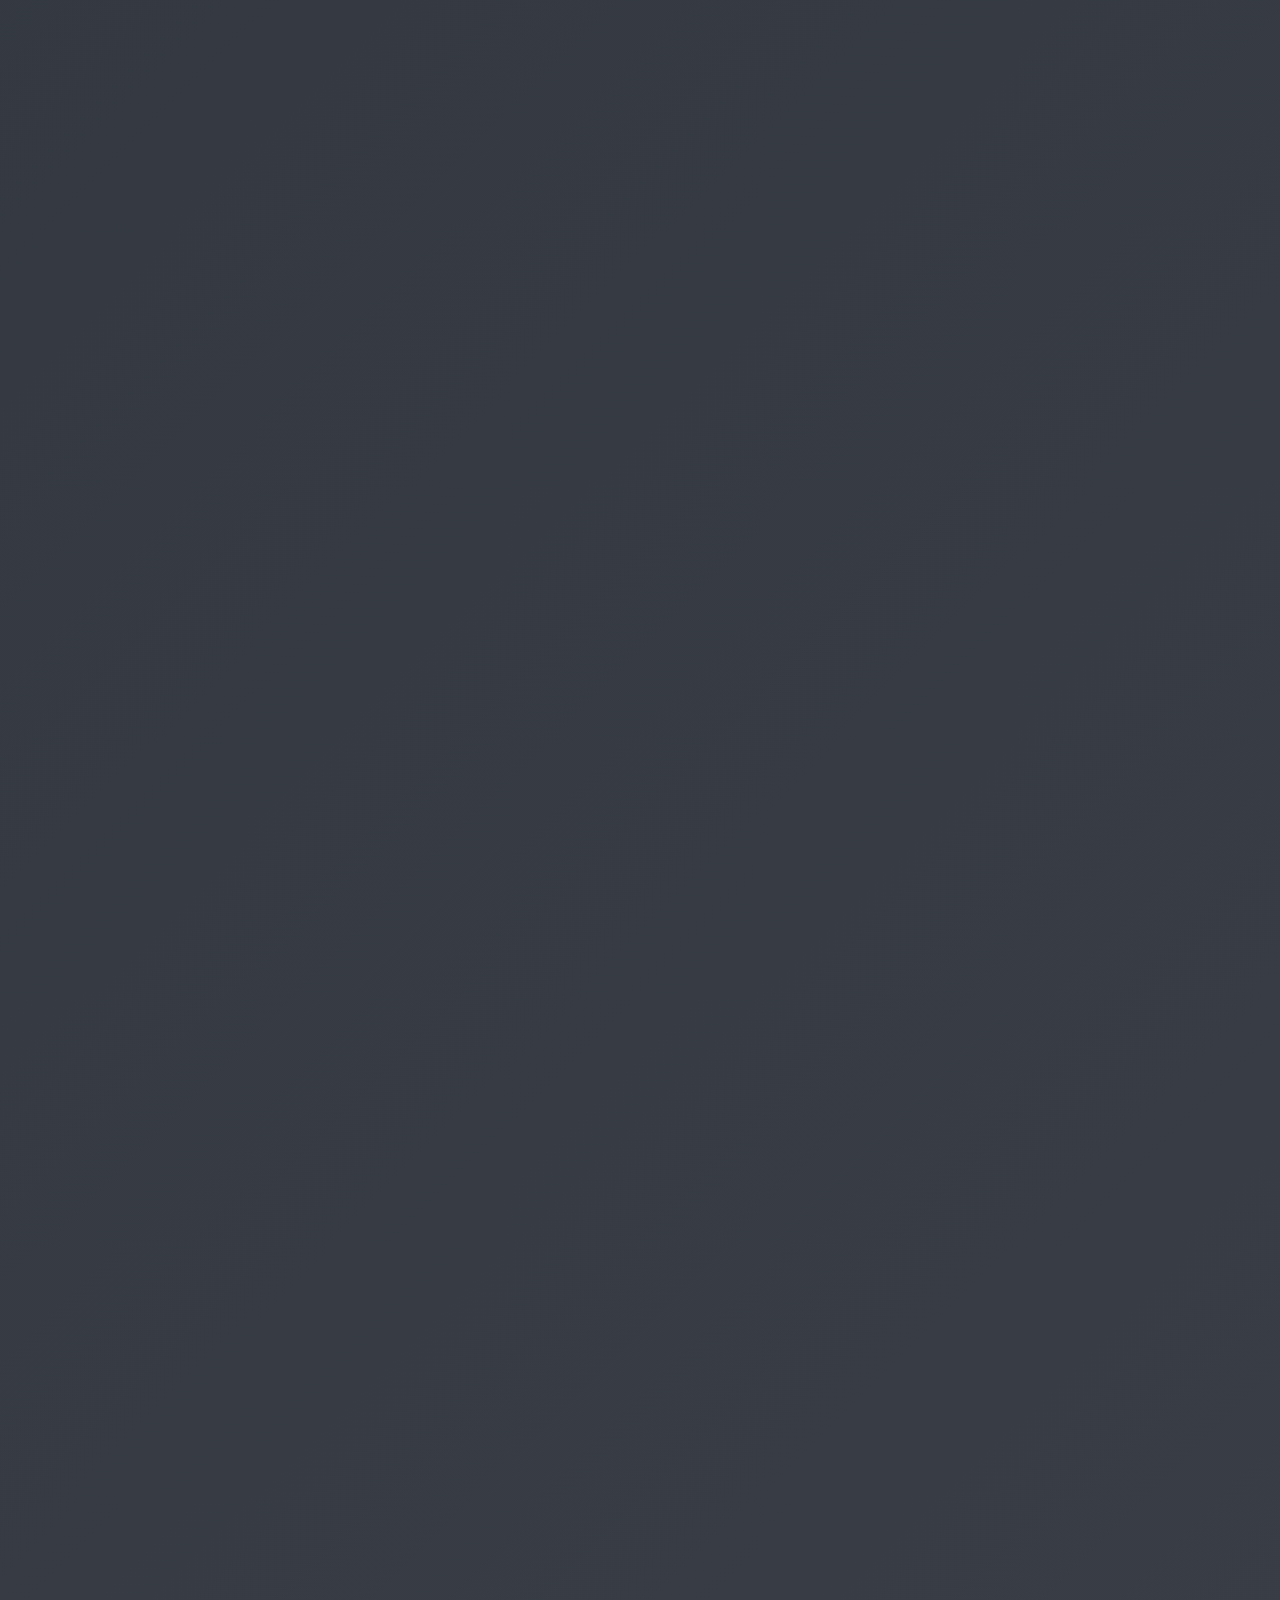
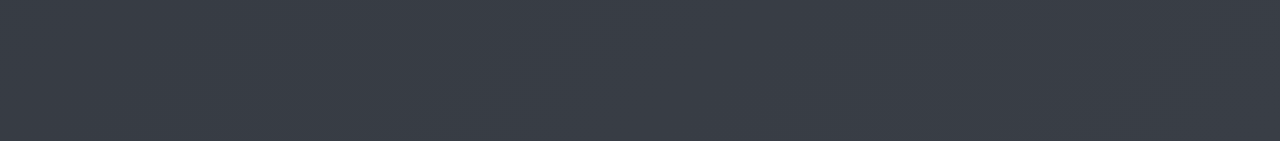
<file: اسباب التغير المناخي.html>
<!DOCTYPE html>
<html>

<head>
    <meta charset="UTF-8">
    <meta name="viewport" content="width=device-width, initial-scale=1.0">
    <title>اسباب التغير المناخي</title>
    <link rel="stylesheet" href="style.css">
    <link rel="stylesheet" href="https://cdnjs.cloudflare.com/ajax/libs/font-awesome/6.7.2/css/all.min.css"
        integrity="sha512-Evv84Mr4kqVGRNSgIGL/F/aIDqQb7xQ2vcrdIwxfjThSH8CSR7PBEakCr51Ck+w+/U6swU2Im1vVX0SVk9ABhg=="
        crossorigin="anonymous" referrerpolicy="no-referrer" />
</head>

<body>

    <nav class="navbar">
        <div class="container">
            <a href="#" class="logo">التغير المناخي</a>
            <div class="nav-controls">
                <label class="switch">
                    <input id="input" type="checkbox">
                    <div class="slider round">
                        <div class="sun-moon">
                            <svg id="moon-dot-1" class="moon-dot" viewBox="0 0 100 100">
                                <circle cx="50" cy="50" r="50" />
                            </svg>
                            <svg id="moon-dot-2" class="moon-dot" viewBox="0 0 100 100">
                                <circle cx="50" cy="50" r="50" />
                            </svg>
                            <svg id="moon-dot-3" class="moon-dot" viewBox="0 0 100 100">
                                <circle cx="50" cy="50" r="50" />
                            </svg>
                        </div>
                        <div class="stars">
                            <svg id="star-1" class="star" viewBox="0 0 20 20">
                                <path
                                    d="M10 15l-5.878 3.09 1.123-6.545-4.751-4.632 6.561-.955L10 0l2.945 5.959 6.561.955-4.751 4.632 1.123 6.545z" />
                            </svg>
                            <svg id="star-2" class="star" viewBox="0 0 20 20">
                                <path
                                    d="M10 15l-5.878 3.09 1.123-6.545-4.751-4.632 6.561-.955L10 0l2.945 5.959 6.561.955-4.751 4.632 1.123 6.545z" />
                            </svg>
                            <svg id="star-3" class="star" viewBox="0 0 20 20">
                                <path
                                    d="M10 15l-5.878 3.09 1.123-6.545-4.751-4.632 6.561-.955L10 0l2.945 5.959 6.561.955-4.751 4.632 1.123 6.545z" />
                            </svg>
                            <svg id="star-4" class="star" viewBox="0 0 20 20">
                                <path
                                    d="M10 15l-5.878 3.09 1.123-6.545-4.751-4.632 6.561-.955L10 0l2.945 5.959 6.561.955-4.751 4.632 1.123 6.545z" />
                            </svg>
                        </div>
                    </div>
                </label>
                <button class="menu-toggle" aria-label="Toggle navigation">
                    ☰
                </button>
            </div>

            <ul class="nav-links">

                <li><a href="index.html">الصفحة الرئيسية</a></li>
                <li><a href="اسباب التغير المناخي.html"> اسباب التغير المناخي</a></li>
                <li><a href="اثار التغير المناخي.html"> اثار التغير المناخي</a></li>
                <li><a href="الطاقة المتجددة.html">الطاقة المتجددة</a></li>
                <li><a href="made by.html"> Made by</a></li>


            </ul>
    </nav>
    <br>
    <h1> الاحتباس الحراري</h1>
    <p>الاحتباس الحراري هو السبب الرئيسي للتغير المناخي، وينتج عن تراكم غازات الدفيئة مثل ثاني أكسيد</p>
    <p>الكربون والميثان في الغلاف الجوي. هذه الغازات تمنع الحرارة من الهروب من الأرض، مما يؤدي إلى</p>
    <p>ارتفاع درجة الحرارة العالمية. هذا الارتفاع في درجة الحرارة يُسبب تغيرات كبيرة في الأنماط المناخية، مثل:</p>
    <p>زيادة فترات الجفاف في بعض المناطق</p>
    <p>ارتفاع عدد الأعاصير والعواصف القوية نتيجة لتغير أنماط الضغط الجوي</p>
    <p>ذوبان الجليد القطبي وارتفاع مستوى سطح البحر
    </p>
    <p>بالإضافة إلى ذلك، يؤدي الاحتباس الحراري إلى اضطرابات بيئية مثل تهديد النظم البيئية الطبيعية وانقراض بعض الأنواع
    </p>
    <br>
    <br>
    <img src="صور/تغير 1.jpg" alt="">
    <br>
    <br>
    <br>
    <h1>حرق الوقود الأحفوري</h1>
    <p>الوقود الأحفوري مثل الفحم والنفط والغاز الطبيعي هو المصدر الرئيسي لانبعاثات الكربون. يتم استخدامه في عدة مجالات
        مثل توليد الكهرباء، تشغيل السيارات، والصناعات الثقيلة. ينتج عن حرق الوقود الأحفوري:</p>
    <p>إطلاق كميات كبيرة من ثاني أكسيد الكربون، وهو أحد غازات الدفيئة الرئيسية</p>
    <p>إطلاق ملوثات أخرى مثل ثاني أكسيد الكبريت والجسيمات الدقيقة التي تؤثر على جودة الهواء</p>
    <p>تأثير سلبي على صحة الإنسان نتيجة التلوث الهوائي</p>
    <p>تساهم عمليات استخراج ونقل الوقود الأحفوري أيضًا في انبعاث غازات مثل الميثان أثناء عمليات التعدين والحفر</p>
    <br>
    <br>
    <img src="صور/تغير 2.jpg" alt="">
    <br>
    <br>
    <br>

    <h1>إزالة الغابات</h1>
    <p>الغابات تُعتبر أحد أهم الأنظمة الطبيعية التي تخزن الكربون وتمتص ثاني أكسيد الكربون من الغلاف الجوي. ومع ذلك، فإن
        إزالة الغابات تُسبب:</p>
    <p>إطلاق الكربون المخزن في الأشجار والتربة إلى الغلاف الجوي</p>
    <p>تقليل قدرة الأرض على امتصاص ثاني أكسيد الكربون</p>
    <p>فقدان الموائل الطبيعية للعديد من الكائنات الحية، مما يؤدي إلى تدهور التنوع البيولوجي</p>
    <p>إزالة الغابات تتم غالبًا لتوسيع الأراضي الزراعية أو لبناء مدن جديدة، مما يؤدي إلى تفاقم مشكلة التصحر وزيادة خطر
        الفيضانات</p>
    <br>
    <br>
    <img src="صور/تغير 3.jpg" alt="">
    <br>
    <br>
    <br>

    <h1>الزراعة الصناعية</h1>
    <p>الزراعة الصناعية تعتمد بشكل كبير على استخدام الأسمدة الكيماوية والآلات الثقيلة، مما يؤدي إلى:</p>
    <p>إطلاق غازات دفيئة مثل أكسيد النيتروز والميثان، خاصة من تربية الماشية</p>
    <p>تدهور التربة بسبب الاستخدام المفرط للأسمدة والمبيدات</p>
    <p>إزالة الغابات لتحويلها إلى أراضٍ زراعية، مما يزيد من انبعاثات الكربون</p>
    <p>كما تساهم الزراعة الصناعية في استهلاك كميات كبيرة من المياه والطاقة، مما يضغط على الموارد الطبيعية</p>
    <br>
    <br>
    <img src="صور/تغير 4.jpg" alt="">
    <br>
    <br>
    <br>

    <h1>النفايات وإدارة المخلفات</h1>
    <p>النفايات، وخاصة العضوية منها، تُعتبر مصدرًا رئيسيًا لانبعاث غاز الميثان أثناء تحللها في مدافن النفايات. كما أن:
    </p>
    <p>الحرق غير السليم للنفايات يؤدي إلى إطلاق ملوثات خطيرة مثل الديوكسينات</p>
    <p>عدم إعادة التدوير يزيد من استنزاف الموارد الطبيعية</p>
    <p>تعزيز إعادة التدوير وتحويل النفايات إلى طاقة يمكن أن يساعد في تقليل الانبعاثات وتحسين إدارة الموارد</p>
    <br>
    <br>
    <img src="صور/تغير5.jpg" alt="">
    <br>
    <br>
    <br>

    <h1>النقل والمواصلات</h1>
    <p>قطاع النقل يعتمد بشكل كبير على الوقود الأحفوري، مما يجعله من أكبر مصادر انبعاثات الكربون. تشمل الآثار السلبية:
    </p>
    <p>إطلاق كميات كبيرة من ثاني أكسيد الكربون من السيارات والطائرات</p>
    <p>التحول إلى وسائل نقل عامة مستدامة واستخدام السيارات الكهربائية يمكن أن يقلل من التأثير البيئي للنقل</p>

    <br>
    <br>
    <img src="صور/تغير6.jpg" alt="">
    <br>
    <br>
    <br>

    <h1>الصناعة والبناء</h1>
    <p>الصناعات الثقيلة والبناء تُساهم بشكل كبير في التغير المناخي بسبب:</p>
    <p>إطلاق ثاني أكسيد الكربون من تصنيع الأسمنت والصلب</p>
    <p>استهلاك كميات كبيرة من الطاقة، غالبًا من مصادر غير متجددة</p>
    <p>استخدام تقنيات البناء المستدامة وتحسين كفاءة استهلاك الطاقة يمكن أن يقلل من الانبعاثات</p>

    <br>
    <br>
    <img src="صور/تغير7.jpg" alt="">
    <br>
    <br>
    <br>

    <h1>ذوبان الجليد القطبي</h1>
    <p>ذوبان الجليد يُسبب ارتفاع مستويات البحار، مما يهدد المناطق الساحلية ويزيد من خطر الفيضانات. كما أن ذوبان الجليد:
    </p>
    <p>يُحرر كميات كبيرة من الميثان المحبوس تحت الجليد</p>
    <p>يُغير موائل الحيوانات القطبية مثل الدببة القطبية والفقمات</p>

    <br>
    <br>
    <img src="صور/تغير8.jpg" alt="">
    <br>
    <br>
    <br>

    <h1>التوسع العمراني</h1>
    <h2>التوسع العمراني يؤدي إلى:</h2>
    <p>استهلاك مساحات كبيرة من الأراضي الطبيعية</p>
    <p>زيادة الانبعاثات الناتجة عن استخدام الطاقة والموارد</p>
    <p>تدمير المواطن الطبيعية للكائنات الحية</p>
    <p>التخطيط العمراني المستدام يمكن أن يساهم في تقليل الأثر البيئي للتوسع العمراني</p>
    <br>
    <br>
    <img src="صور/تغير9.jpg" alt="">
    <br>
    <br>
    <br>

    <h1>النشاطات البشرية الأخرى</h1>
    <p>النشاطات البشرية مثل التعدين والصيد الجائر تُسبب تدمير النظم البيئية وزيادة الانبعاثات. على سبيل المثال:</p>
    <p>التعدين يُطلق غازات مثل الميثان ويُدمر الأراضي الطبيعية</p>
    <p>الصيد الجائر يُؤثر على التوازن البيئي ويهدد الأمن الغذائي</p>

    <br>
    <br>
    <img src="صور/تغير10.jpg" alt="">
    <br>
    <br>


    <button id="backToTop" title="Go to top">⬆</button>
    <script src="script.js" defer></script>
</body>

</html>
</file>
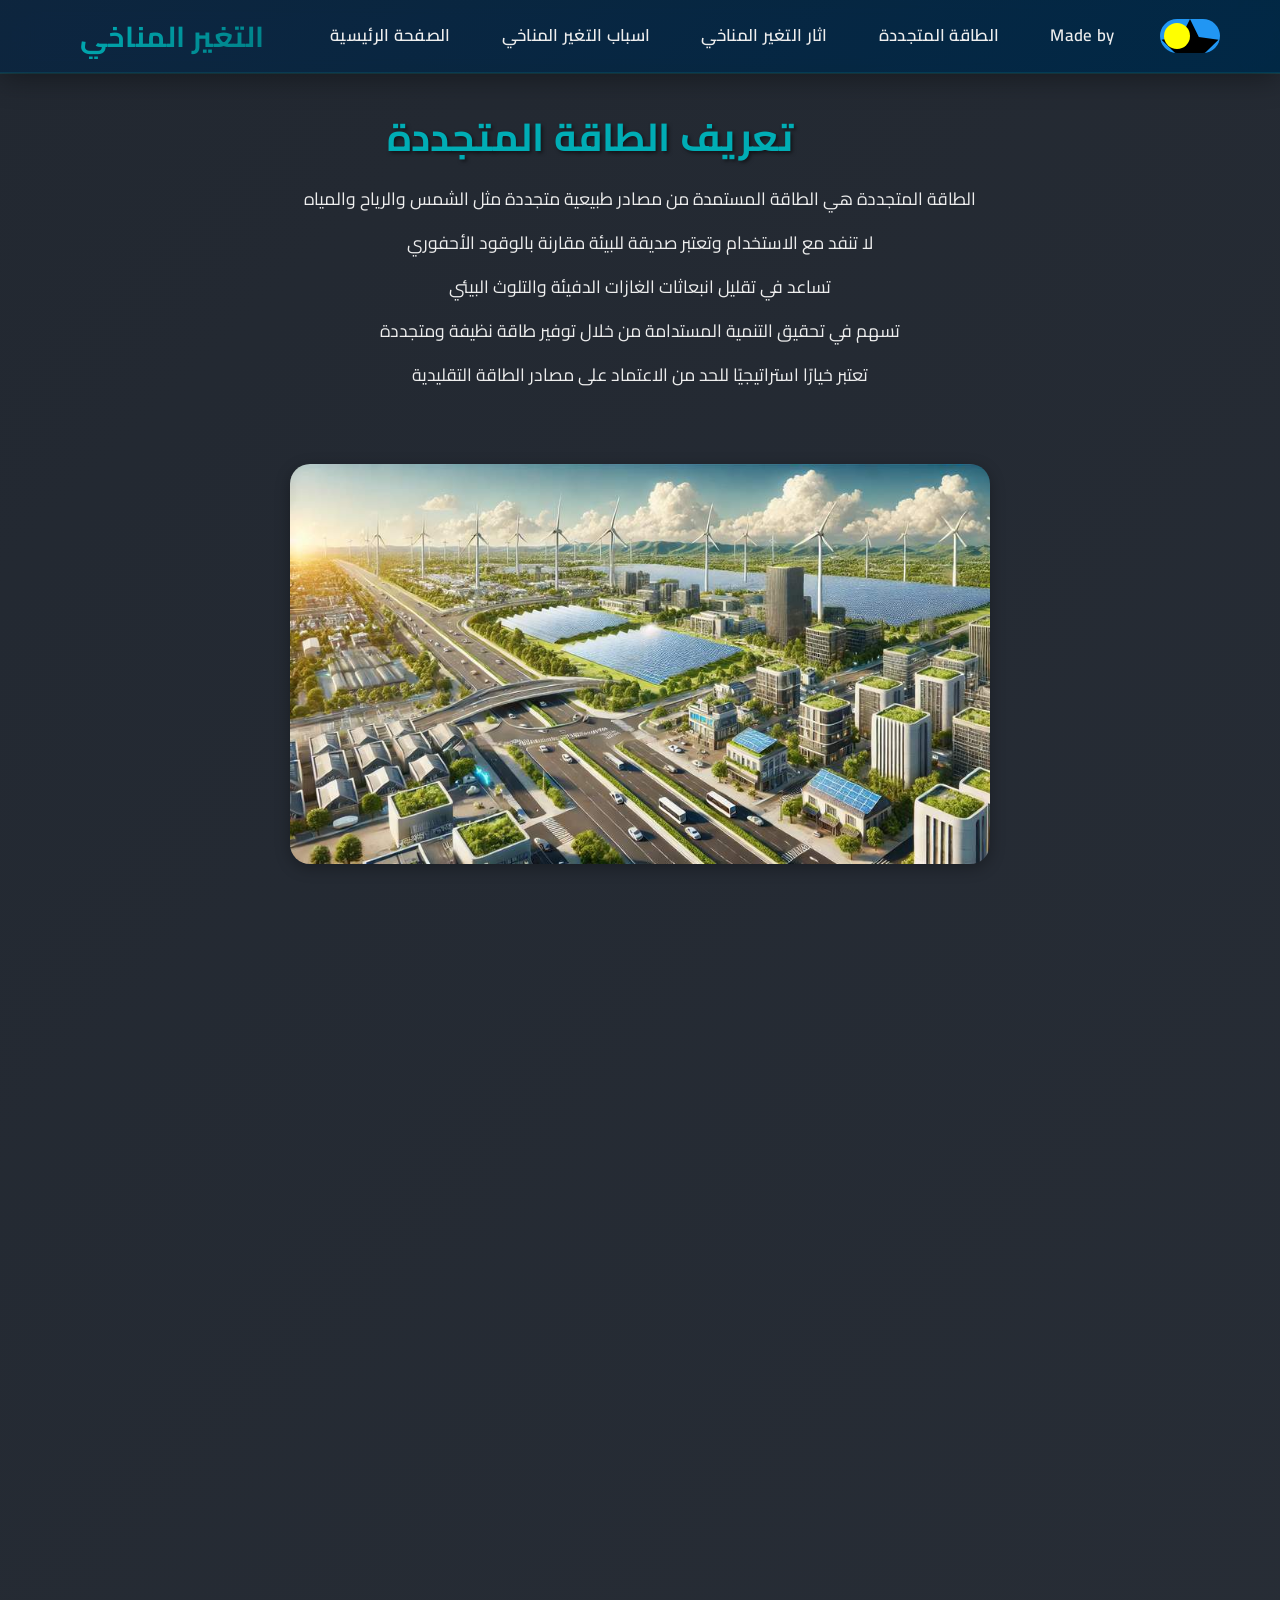
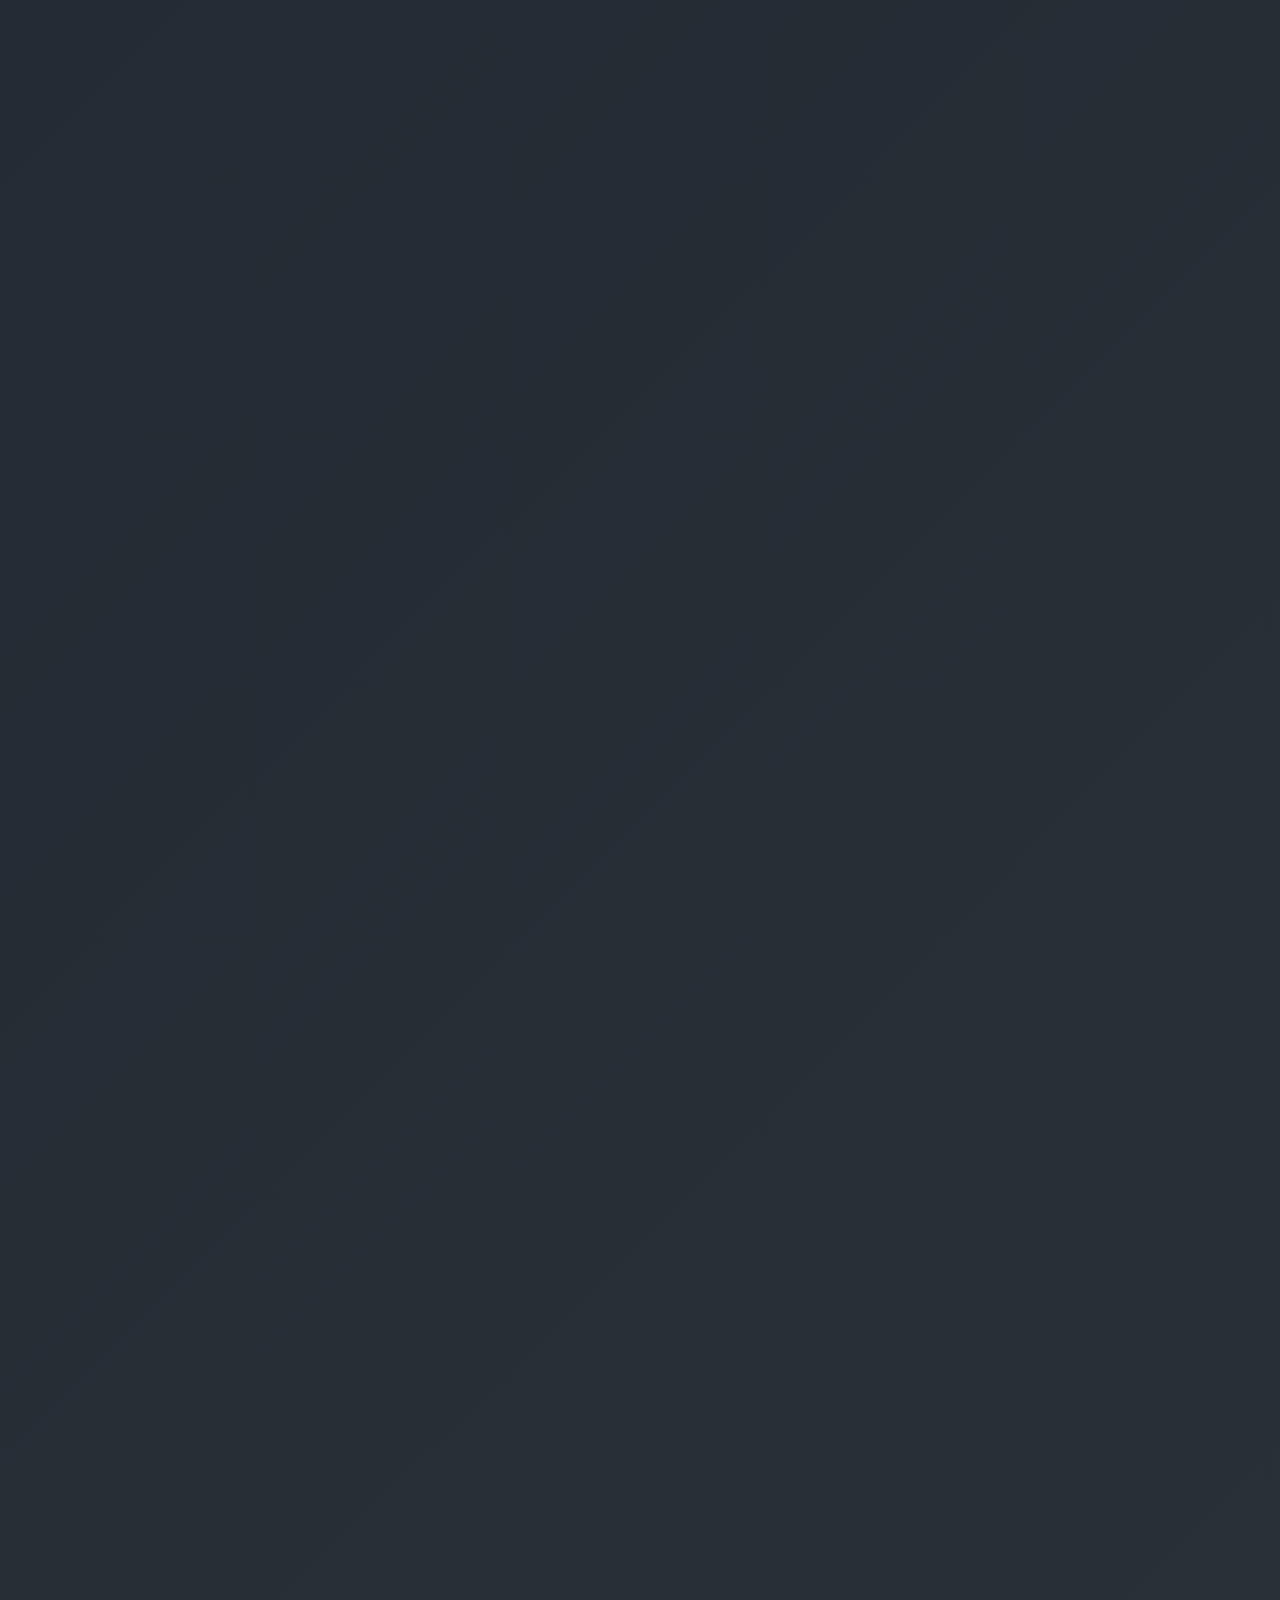
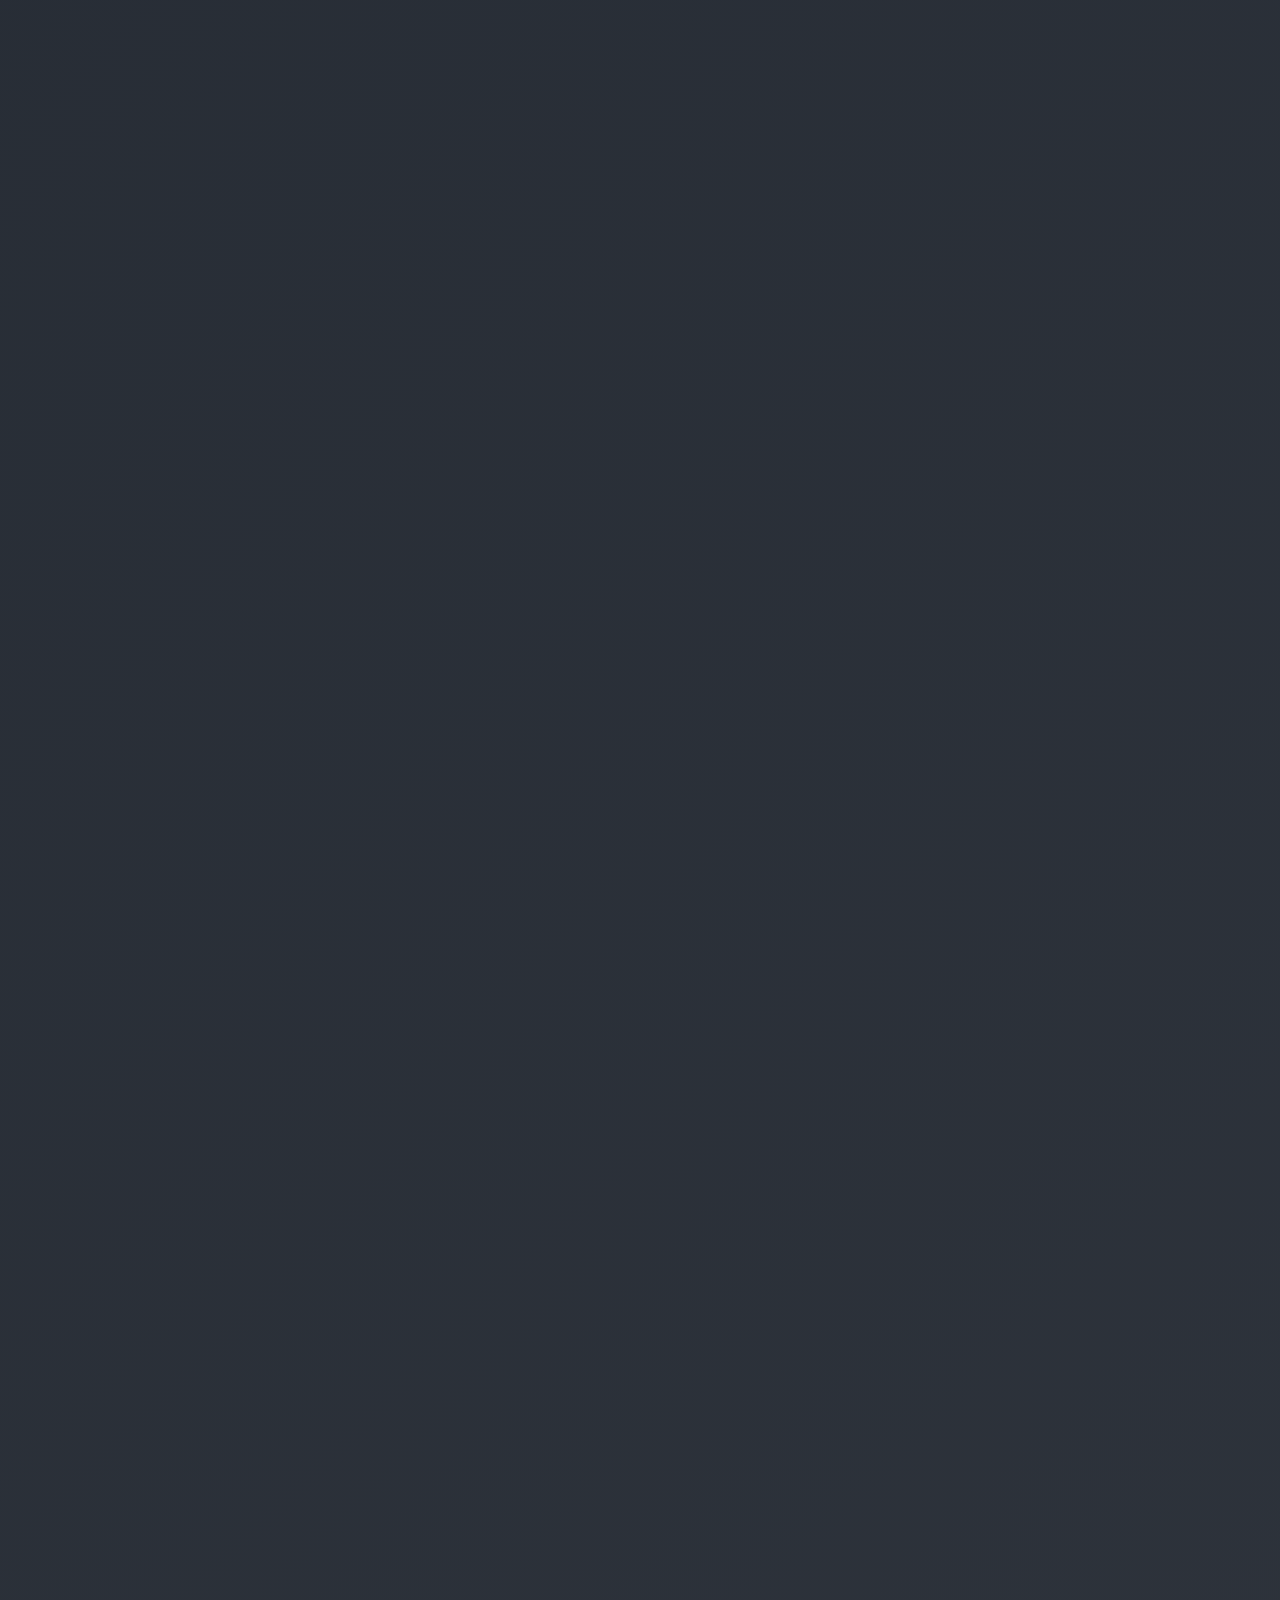
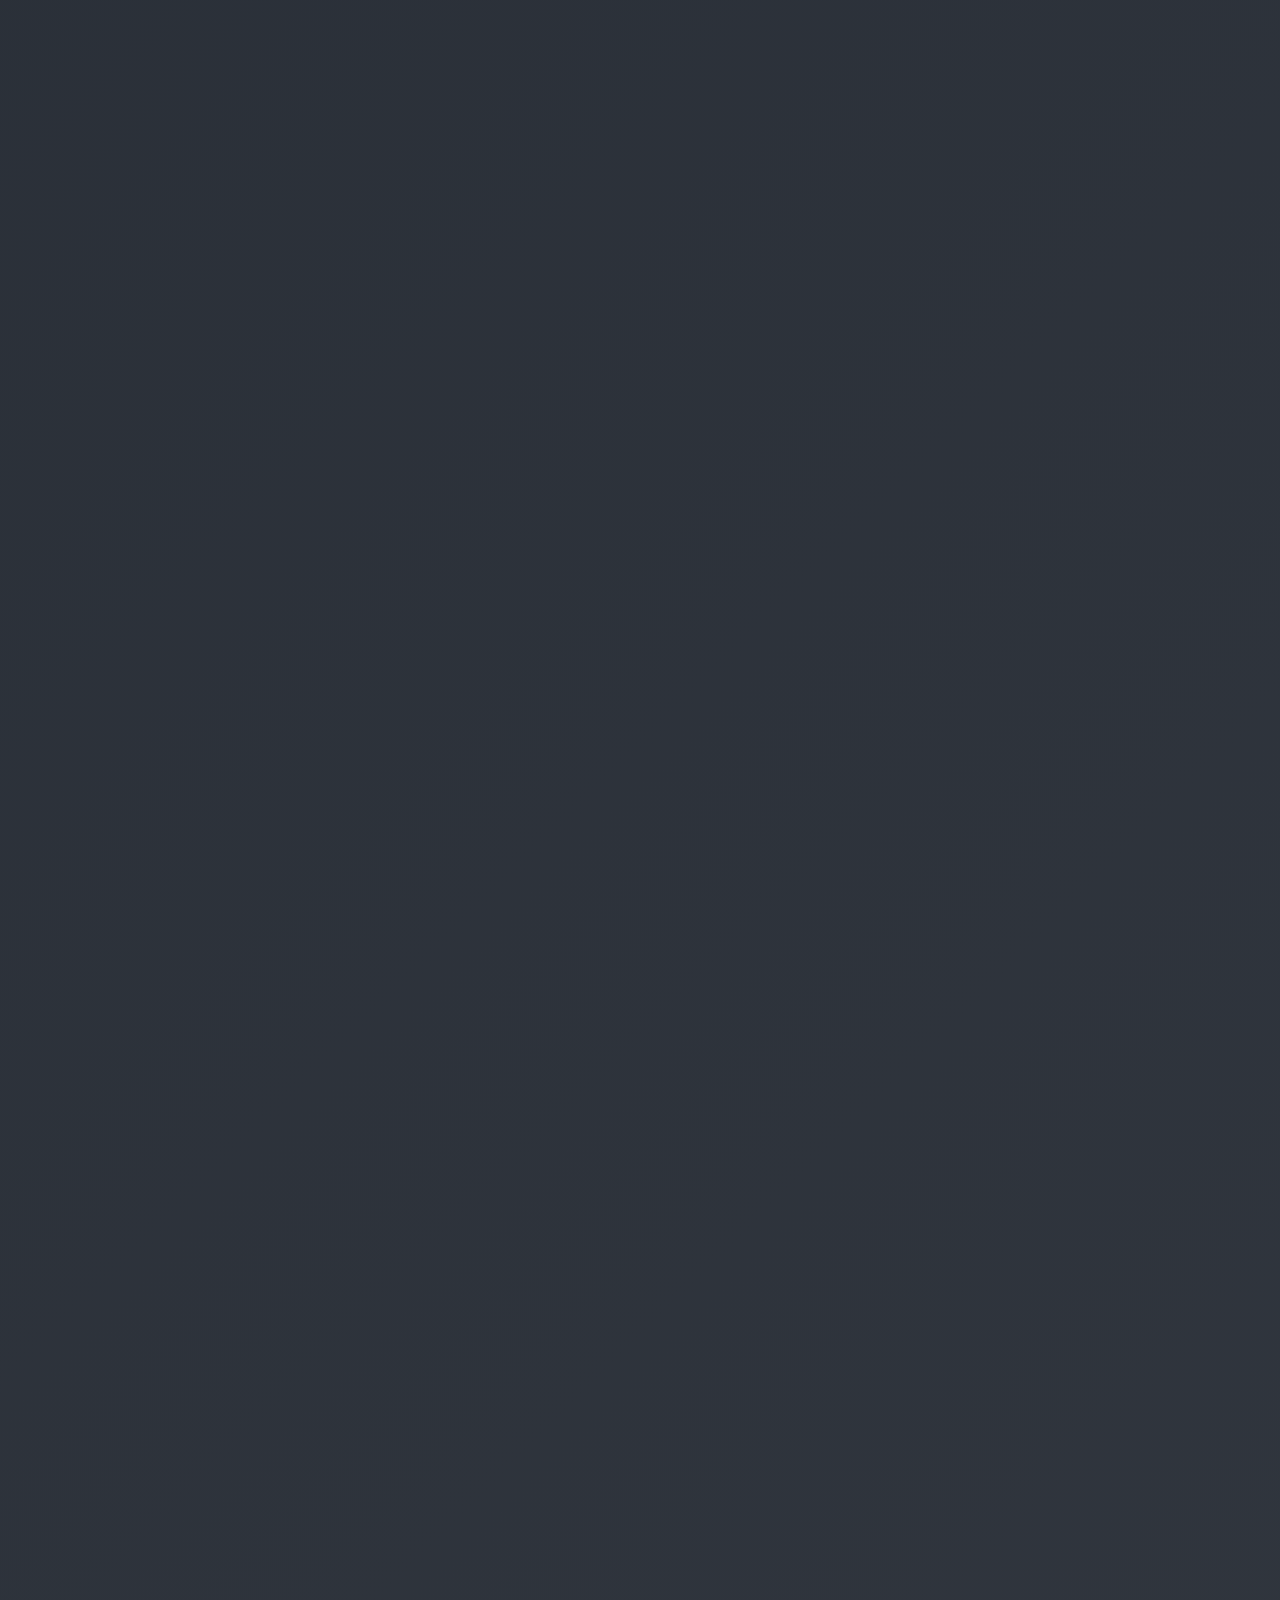
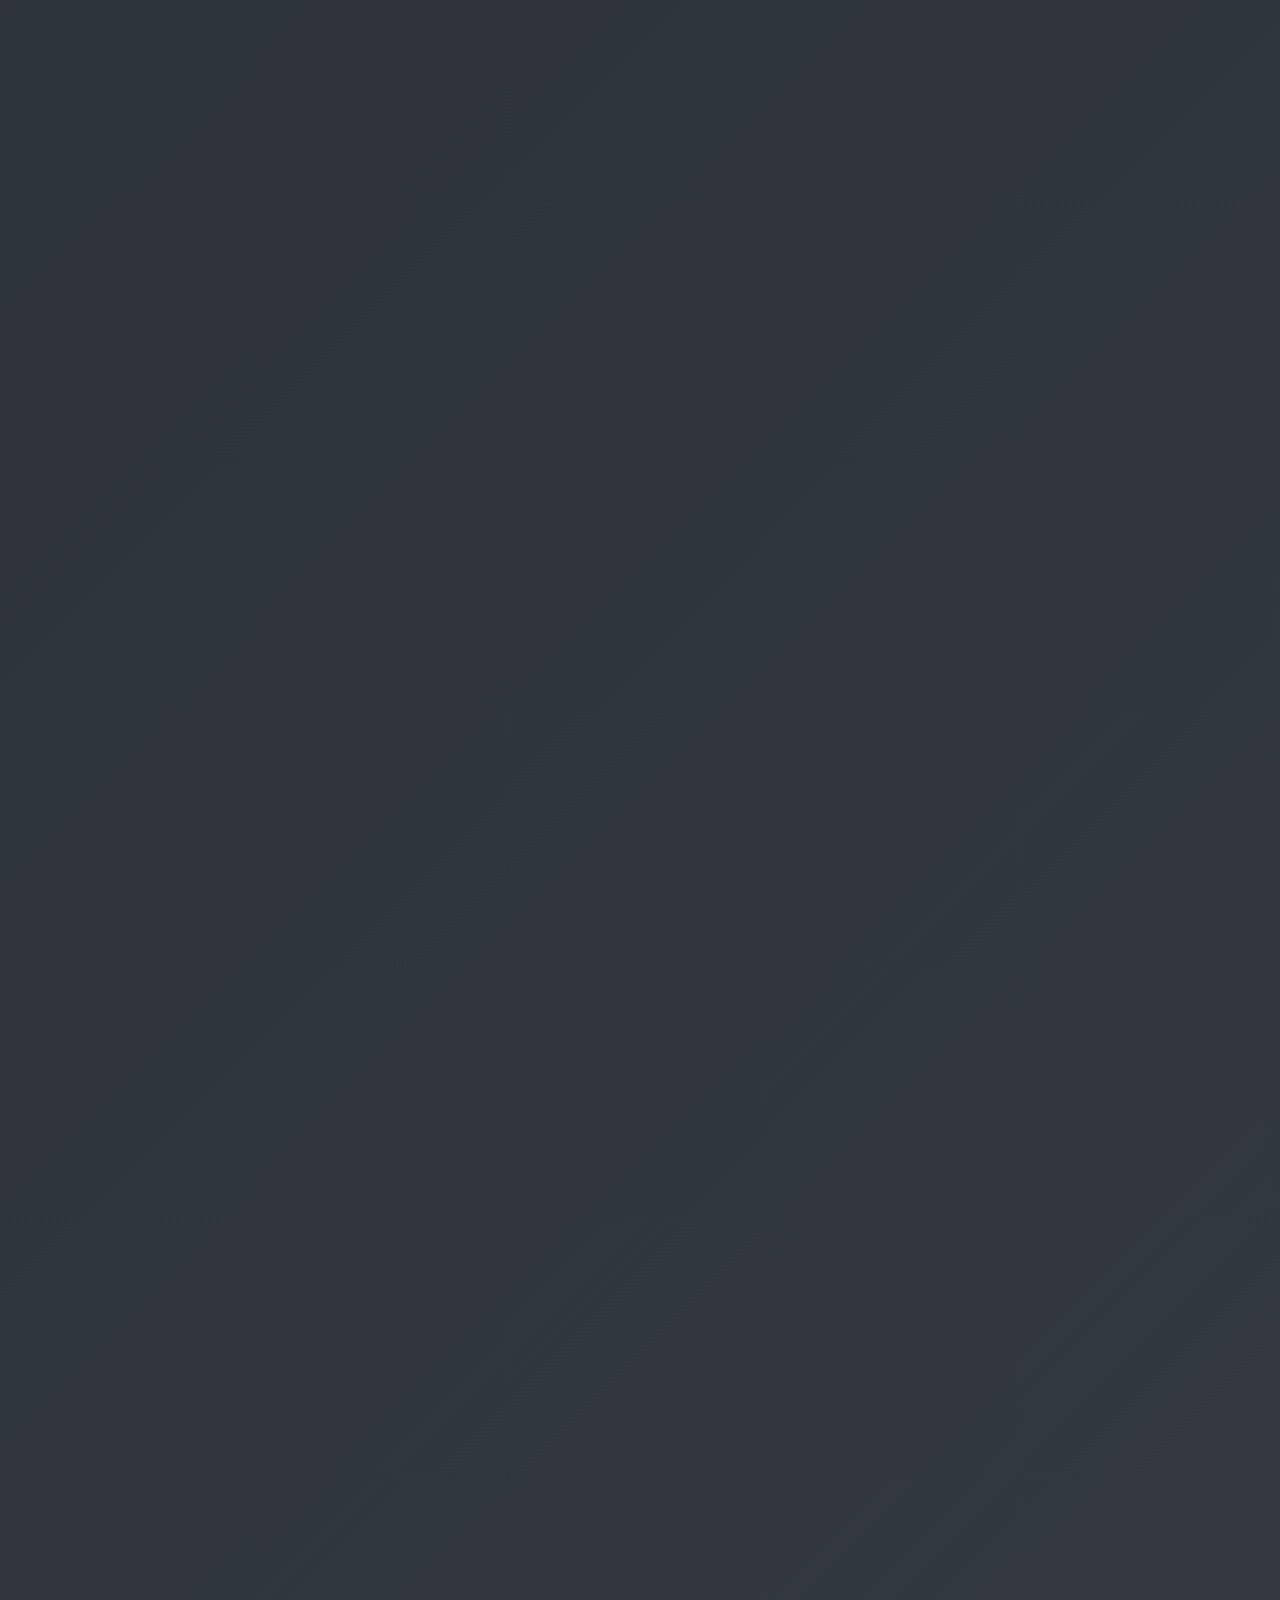
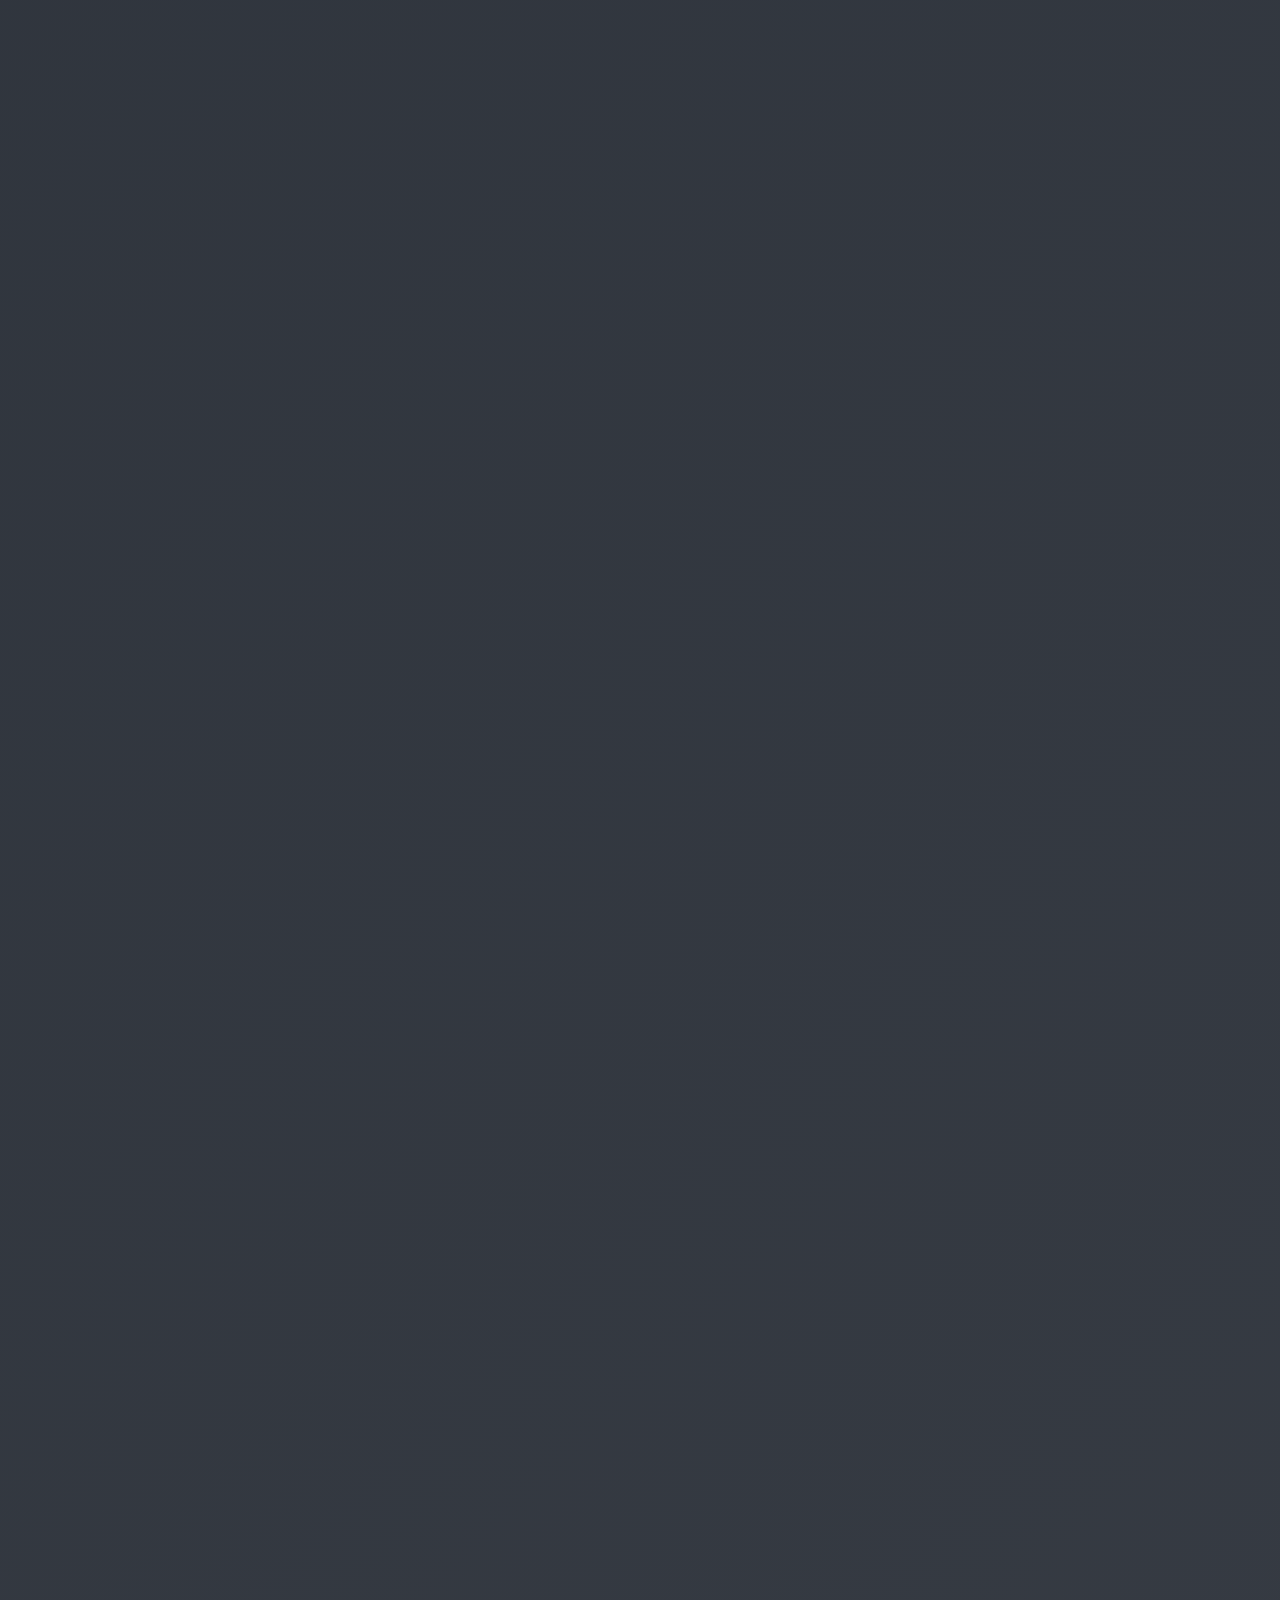
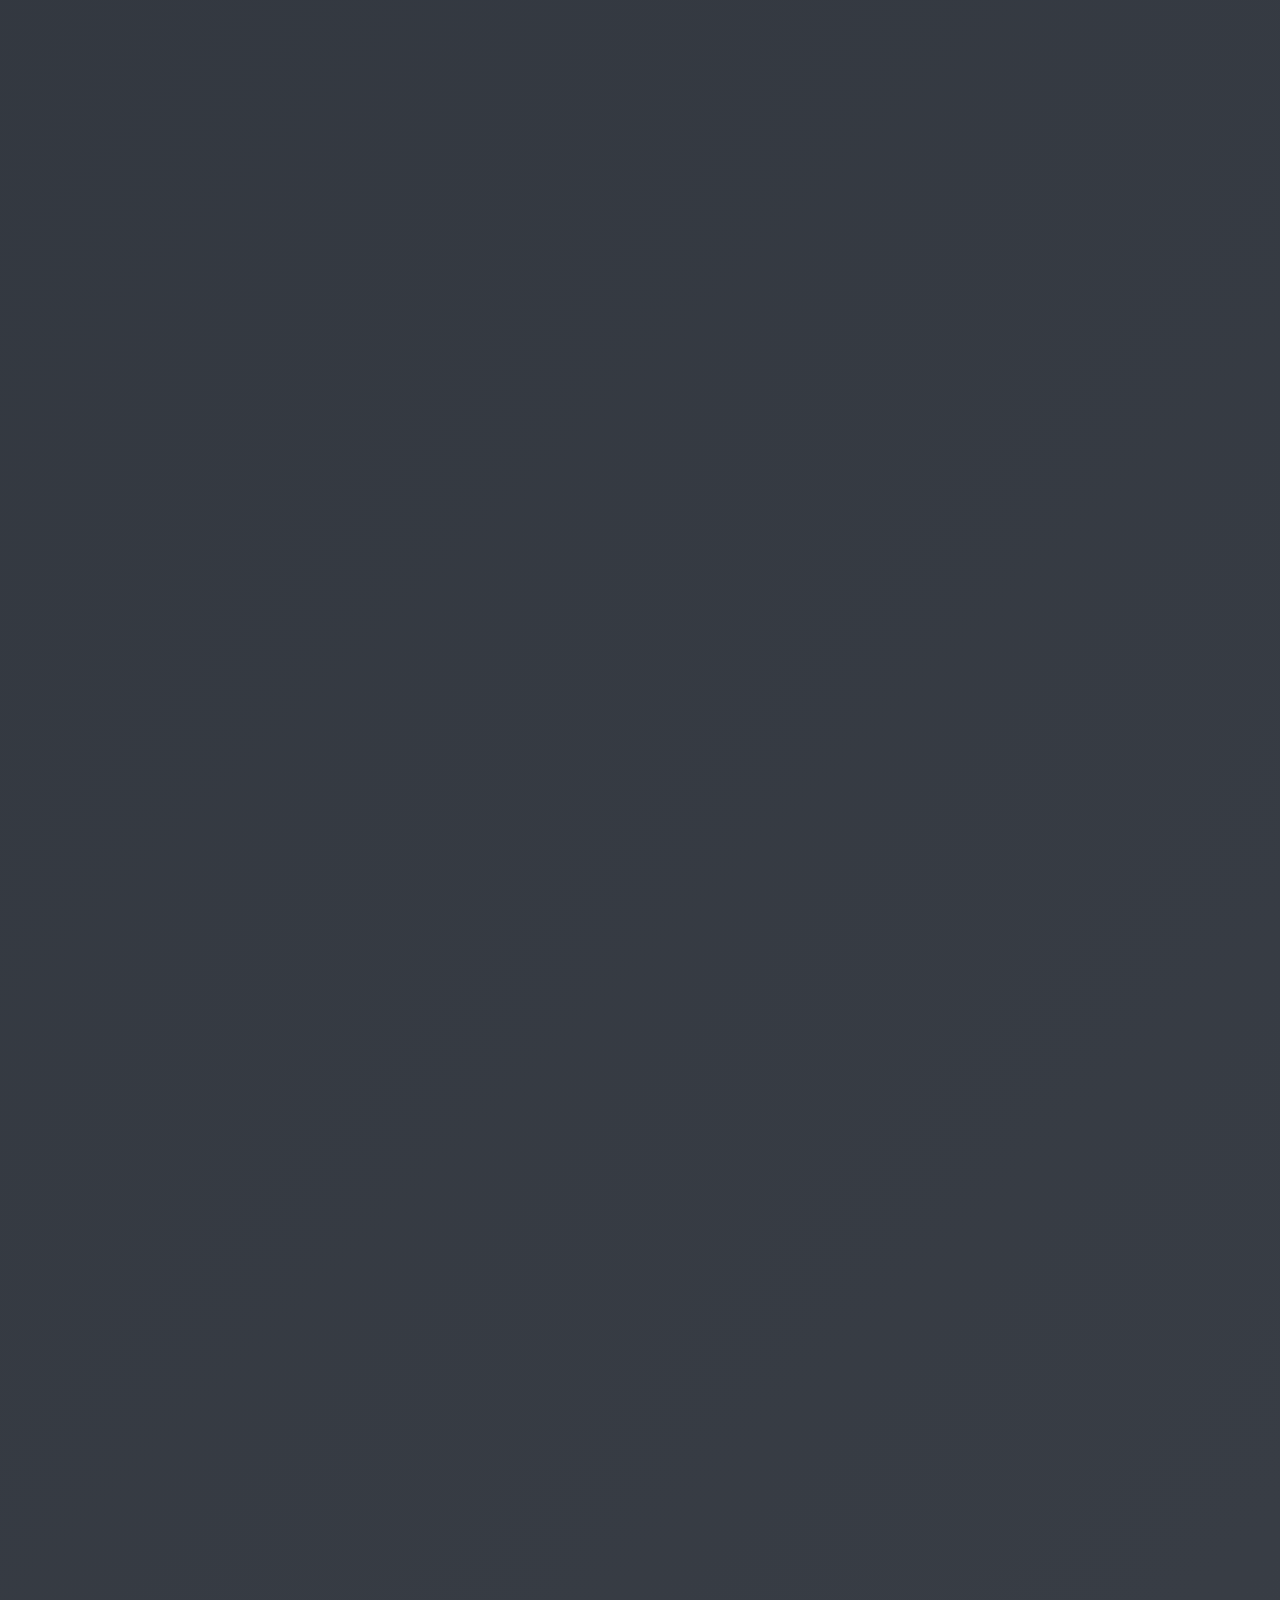
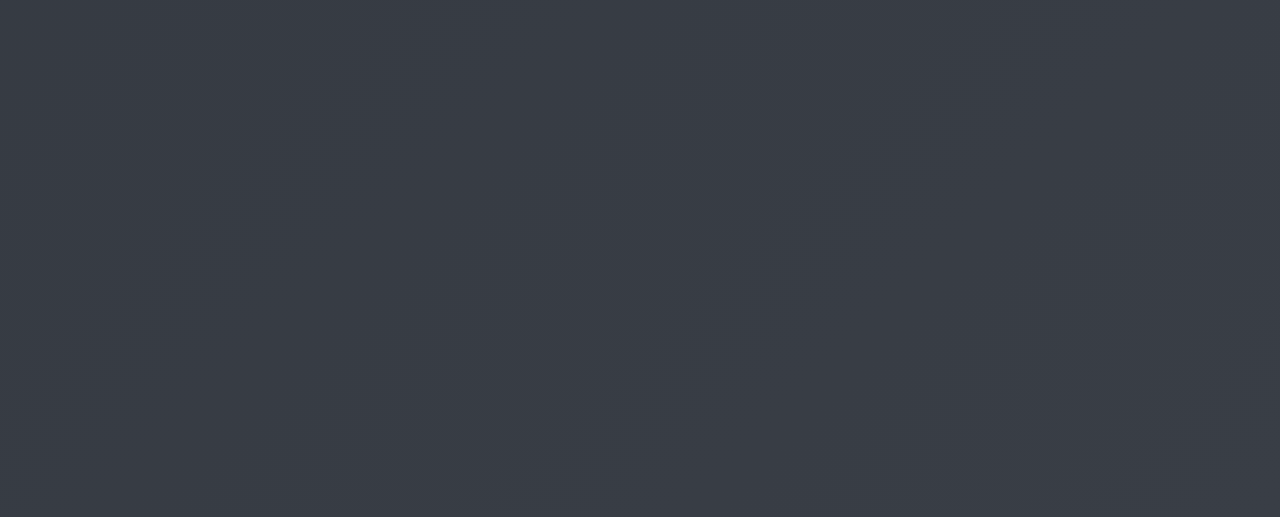
<file: الطاقة المتجددة.html>
<!DOCTYPE html>
<html>

<head>
    <meta charset="UTF-8">
    <meta name="viewport" content="width=device-width, initial-scale=1.0">
    <title>الطاقة المتجددة</title>
    <link rel="stylesheet" href="style.css">
    <link rel="stylesheet" href="https://cdnjs.cloudflare.com/ajax/libs/font-awesome/6.7.2/css/all.min.css"
        integrity="sha512-Evv84Mr4kqVGRNSgIGL/F/aIDqQb7xQ2vcrdIwxfjThSH8CSR7PBEakCr51Ck+w+/U6swU2Im1vVX0SVk9ABhg=="
        crossorigin="anonymous" referrerpolicy="no-referrer" />
</head>

<body>

    <nav class="navbar">
        <div class="container">
            <a href="#" class="logo">التغير المناخي</a>
            <div class="nav-controls">
                <label class="switch">
                    <input id="input" type="checkbox">
                    <div class="slider round">
                        <div class="sun-moon">
                            <svg id="moon-dot-1" class="moon-dot" viewBox="0 0 100 100">
                                <circle cx="50" cy="50" r="50" />
                            </svg>
                            <svg id="moon-dot-2" class="moon-dot" viewBox="0 0 100 100">
                                <circle cx="50" cy="50" r="50" />
                            </svg>
                            <svg id="moon-dot-3" class="moon-dot" viewBox="0 0 100 100">
                                <circle cx="50" cy="50" r="50" />
                            </svg>
                        </div>
                        <div class="stars">
                            <svg id="star-1" class="star" viewBox="0 0 20 20">
                                <path
                                    d="M10 15l-5.878 3.09 1.123-6.545-4.751-4.632 6.561-.955L10 0l2.945 5.959 6.561.955-4.751 4.632 1.123 6.545z" />
                            </svg>
                            <svg id="star-2" class="star" viewBox="0 0 20 20">
                                <path
                                    d="M10 15l-5.878 3.09 1.123-6.545-4.751-4.632 6.561-.955L10 0l2.945 5.959 6.561.955-4.751 4.632 1.123 6.545z" />
                            </svg>
                            <svg id="star-3" class="star" viewBox="0 0 20 20">
                                <path
                                    d="M10 15l-5.878 3.09 1.123-6.545-4.751-4.632 6.561-.955L10 0l2.945 5.959 6.561.955-4.751 4.632 1.123 6.545z" />
                            </svg>
                            <svg id="star-4" class="star" viewBox="0 0 20 20">
                                <path
                                    d="M10 15l-5.878 3.09 1.123-6.545-4.751-4.632 6.561-.955L10 0l2.945 5.959 6.561.955-4.751 4.632 1.123 6.545z" />
                            </svg>
                        </div>
                    </div>
                </label>
                <button class="menu-toggle" aria-label="Toggle navigation">
                    ☰
                </button>
            </div>

            <ul class="nav-links">

                <li><a href="index.html">الصفحة الرئيسية</a></li>
                <li><a href="اسباب التغير المناخي.html"> اسباب التغير المناخي</a></li>
                <li><a href="اثار التغير المناخي.html"> اثار التغير المناخي</a></li>
                <li><a href="الطاقة المتجددة.html">الطاقة المتجددة</a></li>
                <li><a href="made by.html"> Made by</a></li>


            </ul>
    </nav>


    <h1> تعريف الطاقة المتجددة</h1>
    <p>الطاقة المتجددة هي الطاقة المستمدة من مصادر طبيعية متجددة مثل الشمس والرياح والمياه</p>
    <p>لا تنفد مع الاستخدام وتعتبر صديقة للبيئة مقارنة بالوقود الأحفوري</p>
    <p>تساعد في تقليل انبعاثات الغازات الدفيئة والتلوث البيئي</p>
    <p>تسهم في تحقيق التنمية المستدامة من خلال توفير طاقة نظيفة ومتجددة</p>
    <p>تعتبر خيارًا استراتيجيًا للحد من الاعتماد على مصادر الطاقة التقليدية</p>
    <br>
    <img src="صور/طاقة 1.jpg" alt="">
    <br>
    <br>
    <br>
    <h1>أهمية الطاقة المتجددة</h1>
    <p>تقلل من انبعاثات غازات الاحتباس الحراري مما يساعد في مكافحة التغير المناخي</p>
    <p>تساهم في خفض تكاليف الطاقة على المدى الطويل مقارنة بالوقود الأحفوري</p>
    <p>توفر فرص عمل جديدة في مجالات الهندسة والتكنولوجيا البيئية</p>
    <p>تعزز أمن الطاقة من خلال تقليل الاعتماد على استيراد الوقود الأحفوري</p>
    <p>تساعد في الحفاظ على الموارد الطبيعية للأجيال القادمة</p>
    <br>
    <img src="صور/طاقة 2.jpg" alt="">
    <br>
    <br>
    <br>

    <h1>الطاقة الشمسية</h1>
    <p>تعتمد على الألواح الكهروضوئية لتحويل أشعة الشمس إلى كهرباء</p>
    <p>تُستخدم في أنظمة التدفئة الشمسية لتسخين المياه في المنازل والصناعات</p>
    <p>لا تصدر أي انبعاثات ضارة أثناء توليد الطاقة، مما يجعلها صديقة للبيئة</p>
    <p>يمكن استخدامها في المناطق النائية التي تفتقر إلى شبكات الكهرباء التقليدية</p>
    <p>تحتاج إلى مناطق ذات إشعاع شمسي مرتفع لتحقيق كفاءة أعلى</p>
    <br>
    <img src="صور/طاقة 3.jpg" alt="">
    <br>
    <br>
    <br>


    <h1>طاقة الرياح</h1>
    <p>يتم توليد الكهرباء من خلال التوربينات الهوائية التي تدور بفعل الرياح</p>
    <p>مصدر طاقة نظيف ومستدام لا ينتج أي انبعاثات كربونية</p>
    <p>تُستخدم في المناطق الساحلية والمرتفعة حيث تكون سرعة الرياح مرتفعة</p>
    <p>تكلفة التشغيل والصيانة منخفضة مقارنة بالمصادر التقليدية للطاقة</p>
    <p>قد تسبب الضوضاء وتحتاج إلى مساحات كبيرة لإنشاء المزارع الهوائية</p>
    <br>
    <img src="صور/طاقة 4.jpg" alt="">
    <br>
    <br>
    <br>

    <h1>الطاقة المائية</h1>
    <p>تعتمد على تدفق المياه في الأنهار والسدود لتشغيل التوربينات وتوليد الكهرباء</p>
    <p>تعتبر من أكثر مصادر الطاقة استقرارًا، حيث تعمل على مدار السنة دون انقطاع</p>
    <p>يمكن أن تخزن المياه في السدود لاستخدامها عند الحاجة إلى الكهرباء</p>
    <p>قد تؤثر على الحياة المائية والأنظمة البيئية في الأنهار والمناطق المحيطة</p>
    <p>تُستخدم في العديد من الدول كمصدر رئيسي للطاقة الكهربائية</p>
    <br>
    <img src="صور/طاقة 5.jpg.jpg" alt="">
    <br>
    <br>
    <br>

    <h1>الكتلة الحيوية</h1>
    <p>تعتمد على استخدام المخلفات النباتية والحيوانية لإنتاج الطاقة</p>
    <p>يمكن تحويلها إلى وقود حيوي مثل الإيثانول والديزل الحيوي</p>
    <p>تُستخدم في إنتاج الحرارة والكهرباء من خلال الحرق أو التخمير</p>
    <p>تساهم في تقليل النفايات عبر إعادة تدوير المخلفات العضوية</p>
    <p>تحتاج إلى تقنيات متطورة لضمان استخدامها بكفاءة عالية</p>
    <br>
    <img src="صور/طاقة 6.jpg" alt="">
    <br>
    <br>
    <br>

    <h1>الطاقة الجوفية الحرارية</h1>
    <p>تستغل الحرارة الطبيعية في باطن الأرض لتوليد الكهرباء والتدفئة</p>
    <p>تعتمد على ضخ المياه إلى الأعماق حيث تسخن بالبخار الجوفي</p>
    <p>تُستخدم بشكل رئيسي في الدول ذات النشاط البركاني مثل آيسلندا</p>
    <p>توفر طاقة مستدامة على مدار السنة دون تأثر بالظروف الجوية</p>
    <p>تتطلب تقنيات حفر متقدمة للوصول إلى مصادر الحرارة الجوفية</p>
    <br>
    <img src="صور/طاقة 7.png" alt="">
    <br>
    <br>
    <br>

    <h1>مزايا الطاقة المتجددة</h1>
    <p>تقلل من الاعتماد على الوقود الأحفوري وتحد من التلوث البيئي</p>
    <p>توفر مصادر طاقة مستقرة يمكن الاعتماد عليها على المدى الطويل</p>
    <p>تساعد في خلق فرص عمل جديدة في مجالات الهندسة والطاقة</p>
    <p>تقلل من تكاليف التشغيل والصيانة مقارنة بالطاقة التقليدية</p>
    <p>تسهم في تحقيق الاستدامة البيئية والاقتصادية</p>
    <br>
    <img src="صور/طاقة 8.webp" alt="">
    <br>
    <br>
    <br>

    <h1>تحديات الطاقة المتجددة</h1>
    <p>تتطلب استثمارات أولية مرتفعة لإنشاء محطات توليد الطاقة</p>
    <p>تعتمد بعض المصادر مثل الطاقة الشمسية والرياح على الظروف الجوية</p>
    <p>تحتاج إلى تقنيات متطورة لتخزين الطاقة الفائضة لاستخدامها لاحقًا</p>
    <p>قد تتطلب مساحات كبيرة لإنشاء محطات الطاقة الشمسية أو الرياح</p>
    <p>تحتاج إلى تحديث شبكات الكهرباء لتتناسب مع مصادر الطاقة المتجددة</p>
    <br>
    <img src="صور/طاقة 9.webp" alt="">
    <br>
    <br>
    <br>

    <h1>مستقبل الطاقة المتجددة
    </h1>
    <p>يشهد العالم توسعًا في استخدام الطاقة المتجددة مع تطور التكنولوجيا</p>
    <p>يتم تطوير بطاريات تخزين متقدمة لتحسين كفاءة استخدام الطاقة</p>
    <p>الابتكارات في خلايا الوقود الهيدروجينية تعزز مستقبل الطاقة النظيفة</p>
    <p>من المتوقع أن تصبح الطاقة المتجددة المصدر الأساسي للكهرباء عالميًا</p>
    <p>تدعم الحكومات مشاريع الطاقة المتجددة من خلال الحوافز والاستثمارات</p>
    <br>
    <img src="صور/طاقة 10.png" alt="">
    <br>
    <br>
    <br>


    <button id="backToTop" title="Go to top">⬆</button>
    <script src="script.js" defer></script>

</body>

</html>
</file>
<file: style.css>
@import url('https://fonts.googleapis.com/css2?family=Cairo:wght@400;600;700&display=swap');

:root {
    --primary-color: #0d253f;
    --accent-color: #00ADB5;
    --text-color: #EEEEEE;
    --bg-color: #222831;
    --card-bg: rgba(57, 62, 70, 0.8);
    --hover-bg: rgba(0, 173, 181, 0.2);
    --shadow: 0 4px 15px rgba(0, 0, 0, 0.3);
    --transition: all 0.3s ease;
    --bg-gradient: linear-gradient(135deg, #222831 0%, #393E46 100%);
    --nav-bg: rgba(13, 37, 63, 0.9);
}

.light-mode {
    --primary-color: #005f73;
    --accent-color: #0a9396;
    --text-color: #333333;
    --bg-color: #f4f4f4;
    --card-bg: rgba(255, 255, 255, 0.85);
    --hover-bg: rgba(10, 147, 150, 0.15);
    --shadow: 0 4px 15px rgba(0, 0, 0, 0.1);
    --bg-gradient: linear-gradient(135deg, #e0f7fa 0%, #ffffff 100%);
    --nav-bg: rgba(255, 255, 255, 0.98);
}


html {
    text-align: left;
    font-family: 'Cairo', sans-serif;
    scrollbar-color: var(--accent-color) var(--bg-color);
    scroll-behavior: smooth;
    overflow-x: hidden;
}

::-webkit-scrollbar {
    width: 10px;
}

::-webkit-scrollbar-track {
    background: var(--bg-color);
}

::-webkit-scrollbar-thumb {
    background: var(--accent-color);
    border-radius: 5px;
}

::-webkit-scrollbar-thumb:hover {
    background: #007E85;
}

* {
    margin: 0;
    padding: 0;
    box-sizing: border-box;
}

body {
    font-family: 'Cairo', sans-serif;
    background-color: var(--bg-color);
    color: var(--text-color);
    font-size: 18px;
    line-height: 1.6;
    overflow-x: hidden;
    background-image: var(--bg-gradient);
    min-height: 100vh;
    text-align: center;
}

.container {
    max-width: 1200px;
    margin: auto;
    padding: 0 20px;
}

/* Navbar */
.navbar {
    background: linear-gradient(135deg, rgba(13, 37, 63, 0.95) 0%, rgba(0, 40, 70, 0.95) 100%);
    backdrop-filter: blur(20px) saturate(180%);
    -webkit-backdrop-filter: blur(20px) saturate(180%);
    padding: 0.8rem 0;
    position: relative;
    top: auto;
    z-index: 1000;
    box-shadow: 0 4px 30px rgba(0, 0, 0, 0.4), 0 1px 0 rgba(0, 173, 181, 0.2);
    transition: var(--transition);
    width: 100%;
    border-bottom: 1px solid rgba(0, 173, 181, 0.15);
}

.navbar .container {
    display: flex;
    justify-content: space-between;
    align-items: center;
}

.nav-controls {
    order: 1;
    display: flex;
    align-items: center;
    gap: 12px;
}

.logo {
    order: 0;
    flex: 0 0 auto;
    margin: 0 15px;
    font-size: 1.3rem;
    font-weight: 700;
    text-decoration: none;
    color: var(--accent-color);
    transition: var(--transition);
    background: linear-gradient(135deg, var(--accent-color), #007E85);
    -webkit-background-clip: text;
    -webkit-text-fill-color: transparent;
    background-clip: text;
    letter-spacing: 0.5px;
    white-space: nowrap;
}

.logo:hover {
    transform: scale(1.05);
    filter: brightness(1.2);
}

/* Language Toggle Button */
.lang-toggle {
    background: linear-gradient(135deg, var(--accent-color), #007E85);
    color: #fff;
    border: none;
    border-radius: 20px;
    padding: 5px 14px;
    font-size: 0.8rem;
    font-weight: 700;
    cursor: pointer;
    transition: all 0.3s ease;
    font-family: 'Cairo', sans-serif;
    line-height: 1.4;
    letter-spacing: 1px;
    box-shadow: 0 2px 10px rgba(0, 173, 181, 0.3);
    text-transform: uppercase;
}

.lang-toggle:hover {
    transform: scale(1.1);
    box-shadow: 0 4px 15px rgba(0, 173, 181, 0.5);
}

.lang-toggle:active {
    transform: scale(0.95);
}

/* Nav Links */
.nav-links {
    list-style: none;
    display: flex;
    gap: 15px;
    order: 0;
    flex: 1;
    justify-content: center;
}

.nav-links li a {
    text-decoration: none;
    color: var(--text-color);
    font-size: 0.95rem;
    font-weight: 600;
    padding: 8px 14px;
    border-radius: 25px;
    transition: all 0.3s cubic-bezier(0.25, 0.46, 0.45, 0.94);
    position: relative;
    overflow: hidden;
    letter-spacing: 0.3px;
    white-space: nowrap;
}

.logo {
    order: -1;
    flex: 0 0 auto;
    margin: 0 20px;
    font-size: 1.8rem;
    font-weight: 700;
    text-decoration: none;
    color: var(--accent-color);
    transition: var(--transition);
    background: linear-gradient(135deg, var(--accent-color), #007E85);
    -webkit-background-clip: text;
    -webkit-text-fill-color: transparent;
    background-clip: text;
    letter-spacing: 0.5px;
}

.nav-links li a {
    text-decoration: none;
    color: var(--text-color);
    font-size: 1.05rem;
    font-weight: 600;
    padding: 8px 18px;
    border-radius: 25px;
    transition: all 0.3s cubic-bezier(0.25, 0.46, 0.45, 0.94);
    position: relative;
    overflow: hidden;
    letter-spacing: 0.3px;
}

.nav-links li a::before {
    content: '';
    position: absolute;
    bottom: 0;
    left: 50%;
    width: 0;
    height: 2px;
    background: var(--accent-color);
    transition: all 0.3s ease;
    transform: translateX(-50%);
    border-radius: 2px;
}

.nav-links li a:hover {
    color: var(--accent-color);
    background: var(--hover-bg);
}

.nav-links li a:hover::before {
    width: 60%;
}

/* Hamburger Menu */
.menu-toggle {
    display: none;
    font-size: 2rem;
    background: none;
    border: none;
    color: var(--text-color);
    cursor: pointer;
    transition: var(--transition);
}

.menu-toggle:hover {
    color: var(--accent-color);
    transform: rotate(90deg);
}

/* Main Content Styles */
h1 {
    font-size: 2.5rem;
    color: var(--accent-color);
    margin: 2rem auto 1rem;
    text-shadow: 2px 2px 4px rgba(0, 0, 0, 0.5);
    text-align: center;
    max-width: 900px;
}

h2 {
    font-size: 1.8rem;
    color: var(--accent-color);
    margin: 2rem auto 1rem;
    border-bottom: 2px solid var(--accent-color);
    display: block;
    width: fit-content;
    padding-bottom: 5px;
    text-align: center;
    margin-left: auto;
    margin-right: auto;
}

p {
    margin: 1rem auto;
    max-width: 800px;
    color: var(--text-color);
    font-size: 1.1rem;
    text-align: center;
}

section,
.card {
    background: var(--card-bg);
    border-radius: 15px;
    padding: 20px;
    margin: 20px auto;
    max-width: 900px;
    box-shadow: var(--shadow);
    transition: var(--transition);
    border: 1px solid rgba(255, 255, 255, 0.05);
}

section:hover,
.card:hover {
    transform: translateY(-5px);
    box-shadow: 0 10px 25px rgba(0, 173, 181, 0.3);
}

/* Video */
video {
    width: 100%;
    max-width: 1000px;
    border-radius: 20px;
    box-shadow: var(--shadow);
    display: block;
    margin: 20px auto;
}

/* Images */
img {
    width: 100%;
    max-width: 700px;
    height: auto;
    display: block;
    margin: 30px auto;
    border-radius: 20px;
    box-shadow: var(--shadow);
    transition: transform 0.4s ease, box-shadow 0.4s ease;
}

img:hover {
    transform: scale(1.03);
    box-shadow: 0 12px 40px rgba(0, 173, 181, 0.5);
}

/* Image scroll animation */
.hidden.fade-scale {
    opacity: 0;
    transform: scale(0.85) rotateX(8deg);
    filter: blur(6px);
    transition: opacity 0.8s cubic-bezier(0.25, 0.46, 0.45, 0.94),
                transform 0.8s cubic-bezier(0.25, 0.46, 0.45, 0.94),
                filter 0.8s cubic-bezier(0.25, 0.46, 0.45, 0.94);
}

.hidden.fade-scale.show {
    opacity: 1;
    transform: scale(1) rotateX(0deg);
    filter: blur(0);
    animation: img-glow 1.2s ease-out 0.3s both;
}

@keyframes img-glow {
    0% {
        box-shadow: 0 0 0 0 rgba(0, 173, 181, 0);
    }
    50% {
        box-shadow: 0 0 30px 5px rgba(0, 173, 181, 0.3);
    }
    100% {
        box-shadow: var(--shadow);
    }
}

/* Footer */
footer {
    background: linear-gradient(135deg, #0d253f 0%, #1a3a5c 100%);
    color: var(--text-color);
    padding: 3rem 0 1.5rem;
    margin-top: 60px;
    border-top: 3px solid var(--accent-color);
}

footer h2 {
    color: #fff;
    font-size: 1.8rem;
    margin-bottom: 0.5rem;
    border-bottom: none;
    display: block;
    width: fit-content;
    margin-left: auto;
    margin-right: auto;
    text-align: center;
}

footer p {
    color: rgba(255, 255, 255, 0.7);
    margin: 0.3rem auto;
}

.footer-links {
    display: flex;
    justify-content: center;
    gap: 30px;
    margin: 1.5rem 0;
    flex-wrap: wrap;
}

.footer-links a {
    color: var(--accent-color);
    text-decoration: none;
    font-size: 1rem;
    font-weight: 600;
    padding: 10px 20px;
    border: 2px solid var(--accent-color);
    border-radius: 30px;
    transition: var(--transition);
    display: inline-flex;
    align-items: center;
    gap: 8px;
}

.footer-links a i {
    font-size: 1rem;
}

.footer-links a:hover {
    background: var(--accent-color);
    color: #fff;
    transform: translateY(-3px);
    box-shadow: 0 4px 15px rgba(0, 173, 181, 0.4);
}

.footer-copy {
    color: rgba(255, 255, 255, 0.4) !important;
    font-size: 0.9rem !important;
    margin-top: 1.5rem !important;
}

.socialicon a {
    display: inline-flex;
    justify-content: center;
    align-items: center;
    width: 50px;
    height: 50px;
    background-color: var(--card-bg);
    margin: 0 10px;
    border-radius: 50%;
    color: var(--accent-color);
    text-decoration: none;
    font-size: 1.5rem;
    transition: var(--transition);
    box-shadow: 0 4px 10px rgba(0, 0, 0, 0.3);
}

.socialicon a:hover {
    background-color: var(--accent-color);
    color: #fff;
    transform: translateY(-5px) rotate(360deg);
}

/* Back to Top Button */
#backToTop {
    display: none;
    position: fixed;
    bottom: 30px;
    right: 30px;
    z-index: 9999;
    font-size: 1.2rem;
    border: none;
    outline: none;
    background: linear-gradient(135deg, var(--accent-color), #007E85);
    color: white;
    cursor: pointer;
    padding: 14px 16px;
    border-radius: 50%;
    box-shadow: 0 4px 20px rgba(0, 173, 181, 0.5);
    transition: all 0.3s ease;
}

.rtl #backToTop {
    right: auto;
    left: 30px;
}

#backToTop:hover {
    background: linear-gradient(135deg, #007E85, var(--accent-color));
    transform: scale(1.15) translateY(-3px);
    box-shadow: 0 6px 25px rgba(0, 173, 181, 0.6);
}

/* Scroll Animation Classes */
.hidden {
    opacity: 0;
    transform: translateY(40px) scale(0.97);
    transition: opacity 0.7s cubic-bezier(0.25, 0.46, 0.45, 0.94),
                transform 0.7s cubic-bezier(0.25, 0.46, 0.45, 0.94);
}

.hidden.from-left {
    transform: translateX(-50px) scale(0.97);
}

.hidden.from-right {
    transform: translateX(50px) scale(0.97);
}

.hidden.fade-scale {
    transform: scale(0.9);
}

.show {
    opacity: 1;
    transform: translateY(0) translateX(0) scale(1);
}


/* Responsive Navbar */
@media (max-width: 790px) {
    .menu-toggle {
        display: block;
    }

    .nav-links {
        order: 0;
        flex-direction: column;
        gap: 0;
        background: linear-gradient(180deg, rgba(13, 37, 63, 0.98) 0%, rgba(0, 40, 70, 0.98) 100%);
        backdrop-filter: blur(20px) saturate(180%);
        -webkit-backdrop-filter: blur(20px) saturate(180%);
        position: absolute;
        top: 100%;
        left: 0;
        width: 100%;
        padding: 0;
        max-height: 0;
        overflow: hidden;
        transition: max-height 0.4s ease-out;
        box-shadow: 0 10px 30px rgba(0, 0, 0, 0.3);
        border-top: 1px solid rgba(0, 173, 181, 0.1);
    }

    .rtl .nav-links {
        order: 0;
    }

    .rtl .logo {
        order: 1;
    }

    .rtl .nav-controls {
        order: -1;
    }

    .nav-links {
        flex-direction: column;
        gap: 0;
        background: linear-gradient(180deg, rgba(13, 37, 63, 0.98) 0%, rgba(0, 40, 70, 0.98) 100%);
        backdrop-filter: blur(20px) saturate(180%);
        -webkit-backdrop-filter: blur(20px) saturate(180%);
        position: absolute;
        top: 100%;
        left: 0;
        width: 100%;
        padding: 0;
        max-height: 0;
        overflow: hidden;
        transition: max-height 0.4s ease-out;
        box-shadow: 0 10px 30px rgba(0, 0, 0, 0.3);
        border-top: 1px solid rgba(0, 173, 181, 0.1);
    }

    .nav-links.active {
        max-height: 500px;
        border-bottom: 2px solid var(--accent-color);
    }

    .nav-links li {
        width: 100%;
        border-top: 1px solid rgba(255, 255, 255, 0.05);
    }

    .nav-links li a {
        display: block;
        padding: 1.5rem;
        text-align: center;
        border-radius: 0;
    }

    h1 {
        font-size: 1.6rem;
        margin: 1.5rem auto 0.8rem;
        text-align: center;
    }

    h2 {
        font-size: 1.2rem;
        margin: 1.5rem auto 0.8rem;
        text-align: center;
    }

    p {
        font-size: 0.95rem;
        margin: 0.8rem auto;
        text-align: center;
        word-wrap: break-word;
        overflow-wrap: break-word;
    }

    section,
    .card {
        padding: 15px;
        margin: 15px auto;
        border-radius: 10px;
    }

    img {
        max-width: 95%;
        border-radius: 12px;
        margin: 20px auto;
    }

    video {
        border-radius: 12px;
        margin: 15px auto;
    }

    footer {
        padding: 2rem 0 1rem;
        margin-top: 40px;
    }

    footer h2 {
        font-size: 1.3rem;
    }

    footer p {
        font-size: 0.9rem;
        padding: 0 10px;
    }

    .footer-links {
        flex-direction: column;
        align-items: center;
        gap: 12px;
        margin: 1rem 0;
    }

    .footer-links a {
        font-size: 0.9rem;
        padding: 8px 16px;
        width: 90%;
        justify-content: center;
    }

    .footer-copy {
        font-size: 0.8rem !important;
    }

    .socialicon a {
        width: 42px;
        height: 42px;
        font-size: 1.2rem;
        margin: 0 6px;
    }

    #backToTop {
        bottom: 20px;
        right: 20px;
        padding: 10px 12px;
        font-size: 1rem;
    }

    .rtl #backToTop {
        right: auto;
        left: 20px;
    }

    .container {
        padding: 0 12px;
    }

    .hidden {
        transform: translateY(20px) scale(0.98);
    }

    .hidden.from-left {
        transform: translateX(-20px) scale(0.98);
    }

    .hidden.from-right {
        transform: translateX(20px) scale(0.98);
    }

    section:hover,
    .card:hover {
        transform: none;
    }

    img:hover {
        transform: none;
    }
}

/* Theme Switch */
.switch {
    position: relative;
    display: inline-block;
    width: 60px;
    height: 34px;
}

.switch #input {
    opacity: 0;
    width: 0;
    height: 0;
}

.slider {
    position: absolute;
    cursor: pointer;
    top: 0;
    left: 0;
    right: 0;
    bottom: 0;
    background-color: #2196f3;
    -webkit-transition: 0.4s;
    transition: 0.4s;
    z-index: 0;
    overflow: hidden;
}

.sun-moon {
    position: absolute;
    content: "";
    height: 26px;
    width: 26px;
    left: 4px;
    bottom: 4px;
    background-color: yellow;
    -webkit-transition: 0.4s;
    transition: 0.4s;
}

#input:checked+.slider {
    background-color: black;
}

#input:focus+.slider {
    box-shadow: 0 0 1px #2196f3;
}

#input:checked+.slider .sun-moon {
    -webkit-transform: translateX(26px);
    -ms-transform: translateX(26px);
    transform: translateX(26px);
    background-color: white;
    -webkit-animation: rotate-center 0.6s ease-in-out both;
    animation: rotate-center 0.6s ease-in-out both;
}

.moon-dot {
    opacity: 0;
    transition: 0.4s;
    fill: gray;
}

#input:checked+.slider .sun-moon .moon-dot {
    opacity: 1;
}

.slider.round {
    border-radius: 34px;
}

.slider.round .sun-moon {
    border-radius: 50%;
}

#moon-dot-1 {
    left: 10px;
    top: 3px;
    position: absolute;
    width: 6px;
    height: 6px;
    z-index: 4;
    background-color: gray;
    border-radius: 50%;
}

#moon-dot-2 {
    left: 2px;
    top: 10px;
    position: absolute;
    width: 10px;
    height: 10px;
    z-index: 4;
    background-color: gray;
    border-radius: 50%;
}

#moon-dot-3 {
    left: 16px;
    top: 18px;
    position: absolute;
    width: 3px;
    height: 3px;
    z-index: 4;
    background-color: gray;
    border-radius: 50%;
}

#light-ray-1 {
    left: -8px;
    top: -8px;
    position: absolute;
    width: 43px;
    height: 43px;
    z-index: -1;
    fill: white;
    opacity: 10%;
}

#light-ray-2 {
    left: -50%;
    top: -50%;
    position: absolute;
    width: 55px;
    height: 55px;
    z-index: -1;
    fill: white;
    opacity: 10%;
}

#light-ray-3 {
    left: -18px;
    top: -18px;
    position: absolute;
    width: 60px;
    height: 60px;
    z-index: -1;
    fill: white;
    opacity: 10%;
}

.cloud-light {
    position: absolute;
    fill: #eee;
    animation-name: cloud-move;
    animation-duration: 6s;
    animation-iteration-count: infinite;
}

.cloud-dark {
    position: absolute;
    fill: #ccc;
    animation-name: cloud-move;
    animation-duration: 6s;
    animation-iteration-count: infinite;
    animation-delay: 1s;
}

#cloud-1 {
    left: 30px;
    top: 15px;
    width: 40px;
}

#cloud-2 {
    left: 44px;
    top: 10px;
    width: 20px;
}

#cloud-3 {
    left: 18px;
    top: 24px;
    width: 30px;
}

#cloud-4 {
    left: 36px;
    top: 18px;
    width: 40px;
}

#cloud-5 {
    left: 48px;
    top: 14px;
    width: 20px;
}

#cloud-6 {
    left: 22px;
    top: 26px;
    width: 30px;
}

@keyframes cloud-move {
    0% {
        transform: translateX(0px);
    }

    40% {
        transform: translateX(4px);
    }

    80% {
        transform: translateX(-4px);
    }

    100% {
        transform: translateX(0px);
    }
}

/* Ensure Heading Colors */
h1,
h2,
h3 {
    color: var(--accent-color);
}

.light-mode h1,
.light-mode h2,
.light-mode h3,
.light-mode .logo,
.light-mode .menu-toggle {
    color: #0d253f;
}

/* RTL specific overrides */
.rtl {
    text-align: right;
    direction: rtl;
}

.rtl h3 {
    text-align: center;
}

.rtl h2 {
    text-align: center;
}

.rtl p {
    text-align: center;
}

.rtl footer {
    text-align: center;
}

.rtl footer p {
    text-align: center;
}

.rtl .navbar .container {
    overflow: hidden;
}

.rtl .logo {
    order: 1;
}

.rtl .nav-links {
    order: 0;
}

.rtl .nav-controls {
    order: -1;
}

.rtl .nav-links li a::before {
    left: 50%;
    transform: translateX(-50%);
}

@media (max-width: 790px) {
    .rtl .nav-links {
        left: auto;
        right: 0;
    }
}

/* Light mode navbar extra */
.light-mode .navbar {
    background: linear-gradient(135deg, rgba(255, 255, 255, 0.98) 0%, rgba(240, 248, 255, 0.98) 100%);
    border-bottom: 1px solid rgba(0, 0, 0, 0.06);
    box-shadow: 0 2px 25px rgba(0, 0, 0, 0.08);
}

.light-mode .logo:hover {
    filter: brightness(0.8);
}

.light-mode .menu-toggle {
    color: #333;
}

@media (max-width: 790px) {
    .light-mode .nav-links {
        background: linear-gradient(180deg, rgba(255, 255, 255, 0.99) 0%, rgba(240, 248, 255, 0.99) 100%);
        box-shadow: 0 10px 30px rgba(0, 0, 0, 0.1);
        border-top: 1px solid rgba(0, 0, 0, 0.06);
    }

    .light-mode .nav-links li {
        border-top: 1px solid rgba(0, 0, 0, 0.06);
    }

    .light-mode .nav-links li a {
        color: #333;
    }

    .light-mode .nav-links li a:hover {
        background: rgba(10, 147, 150, 0.1);
        color: #0a9396;
    }

    .light-mode .nav-links.active {
        border-bottom: 2px solid #0a9396;
    }
}
</file>
